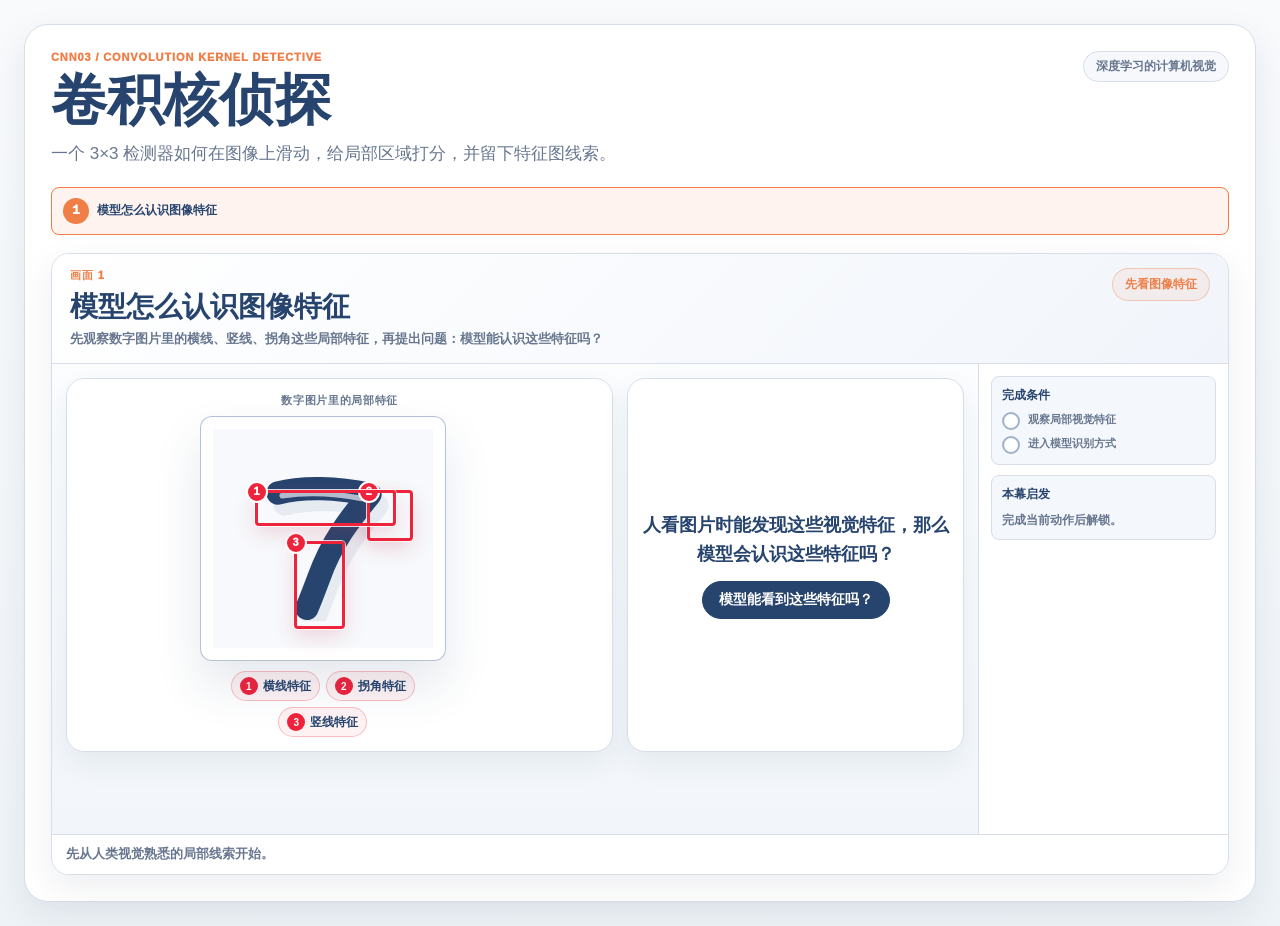
<file: ConvKernel/index.html>
<!doctype html>
<html lang="zh-CN">
<head>
  <meta charset="UTF-8">
  <meta name="viewport" content="width=device-width, initial-scale=1.0">
  <title>CNN03 · 卷积核侦探</title>
  <link rel="stylesheet" href="./base.css">
  <link rel="stylesheet" href="./style.css">
</head>
<body>
  <main class="edu-root cnn03-root" data-tr-id="cnn03_module_root" data-tr-view="module_show" data-tr-props='{"module":"CNN03"}'>
    <section class="edu-shell cnn03-shell">
      <header class="edu-header cnn03-header">
        <div>
          <span class="cnn03-kicker">CNN03 / Convolution Kernel Detective</span>
          <h1 class="edu-title">卷积核侦探</h1>
          <p class="edu-subtitle">一个 3×3 检测器如何在图像上滑动，给局部区域打分，并留下特征图线索。</p>
        </div>
        <span class="edu-badge">深度学习的计算机视觉</span>
      </header>

      <nav class="cnn03-progress" id="progressNav" aria-label="闯关进度" data-tr-id="cnn03_progress_nav" data-tr-view="progress_show" data-tr-props='{"panel":"progress"}'></nav>

      <div class="cnn03-scene-stack" id="sceneStack" aria-live="polite" data-tr-id="cnn03_scene_stack_panel" data-tr-view="panel_show" data-tr-props='{"panel":"scene_stack"}'></div>
    </section>
  </main>

  <script src="./guide.js"></script>
  <script src="./script.js"></script>
</body>
</html>
</file>
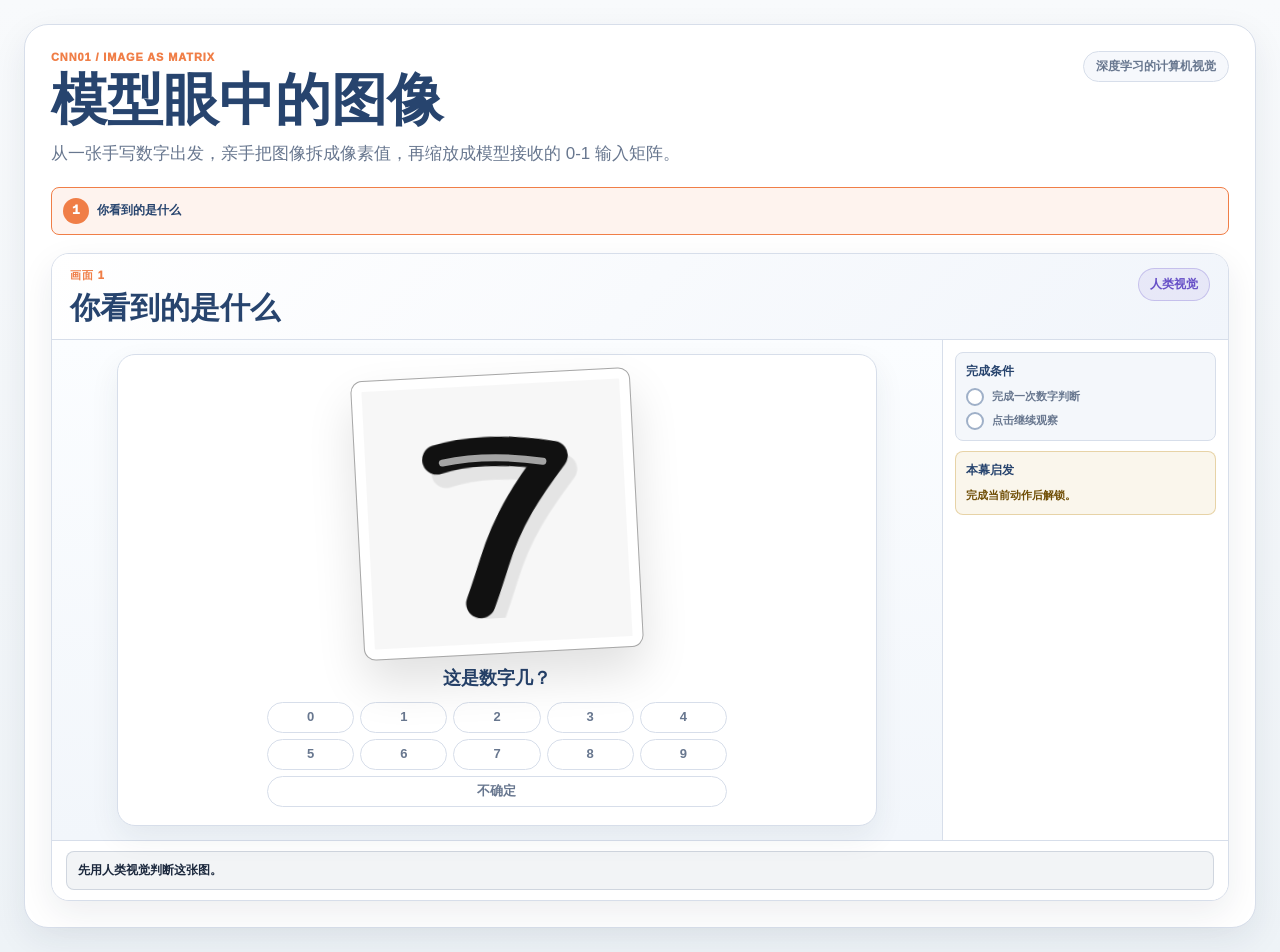
<file: Digital-Image/index.html>
<!doctype html>
<html lang="zh-CN">
<head>
  <meta charset="UTF-8">
  <meta name="viewport" content="width=device-width, initial-scale=1.0">
  <title>CNN01 · 模型眼中的图像</title>
  <link rel="stylesheet" href="./base.css">
  <link rel="stylesheet" href="./style.css">
</head>
<body>
  <main class="edu-root cnn01-root" data-tr-id="cnn01_module_root" data-tr-view="module_show" data-tr-props='{"module":"CNN01"}'>
    <section class="edu-shell cnn01-shell">
      <header class="edu-header cnn01-header">
        <div>
          <span class="cnn01-kicker">CNN01 / Image As Matrix</span>
          <h1 class="edu-title">模型眼中的图像</h1>
          <p class="edu-subtitle">从一张手写数字出发，亲手把图像拆成像素值，再缩放成模型接收的 0-1 输入矩阵。</p>
        </div>
        <span class="edu-badge">深度学习的计算机视觉</span>
      </header>

      <nav class="cnn01-progress" id="progressNav" aria-label="闯关进度" data-tr-id="cnn01_progress_nav" data-tr-view="progress_show" data-tr-props='{"panel":"progress"}'></nav>

      <div class="cnn01-scene-stack" id="sceneStack" aria-live="polite" data-tr-id="cnn01_scene_stack_panel" data-tr-view="panel_show" data-tr-props='{"panel":"scene_stack"}'></div>
    </section>
  </main>

  <script src="./guide.js"></script>
  <script src="./script.js"></script>
</body>
</html>
</file>
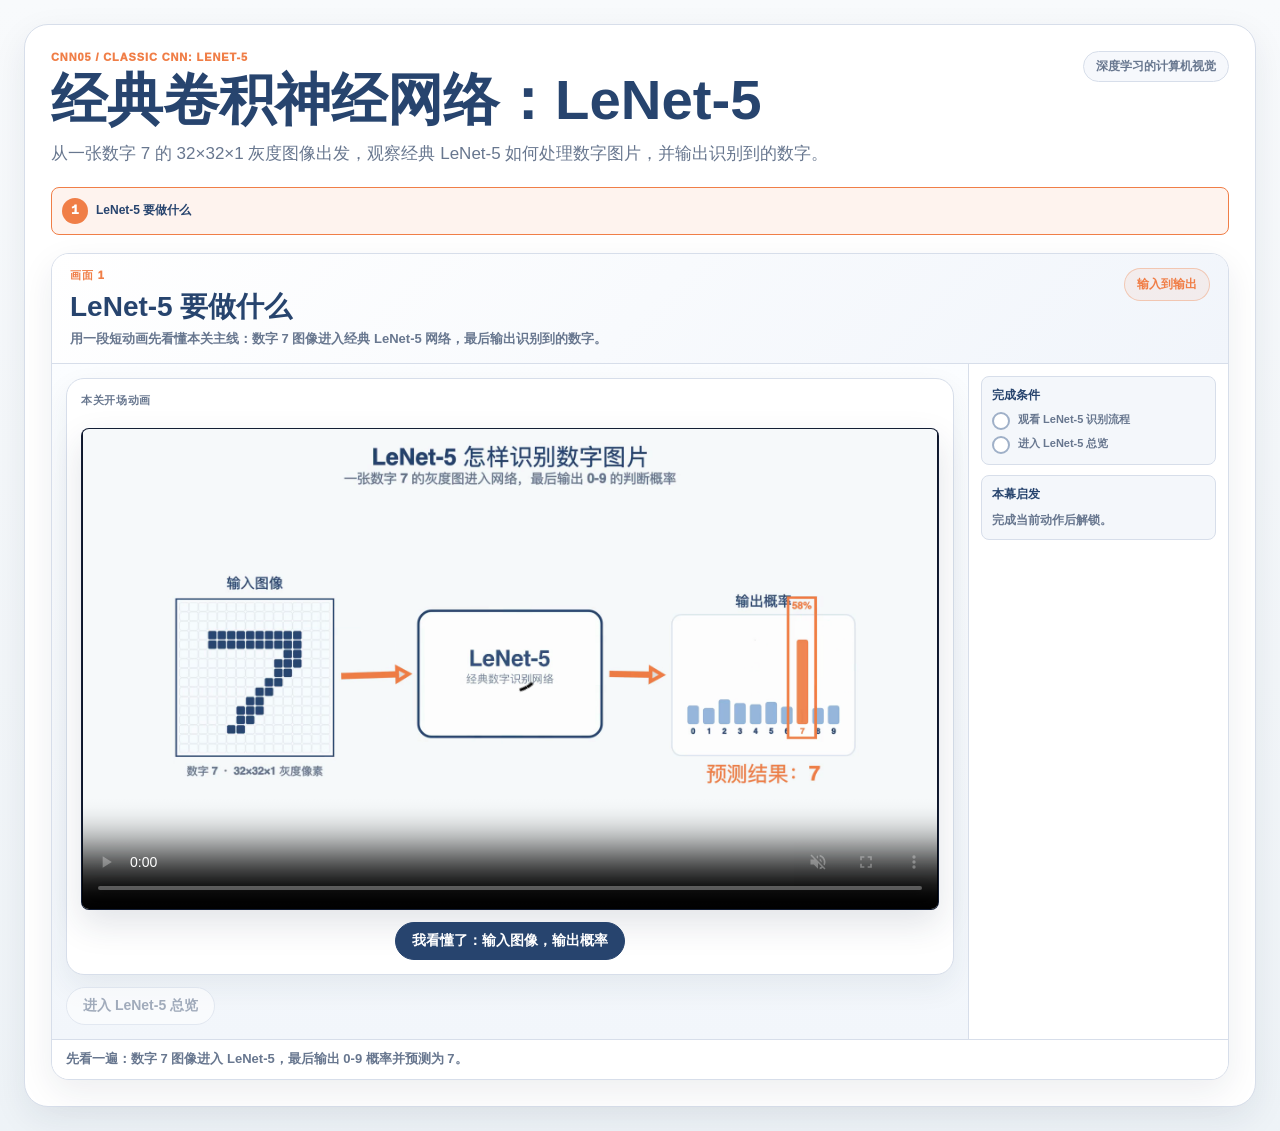
<file: LeNet-5/index.html>
<!doctype html>
<html lang="zh-CN">
<head>
  <meta charset="UTF-8">
  <meta name="viewport" content="width=device-width, initial-scale=1.0">
  <title>CNN05 · 经典卷积神经网络 LeNet-5</title>
  <link rel="stylesheet" href="./base.css">
  <link rel="stylesheet" href="./style.css">
</head>
<body>
  <main class="edu-root cnn05-root" data-tr-id="cnn05_module_root" data-tr-view="module_show" data-tr-props='{"module":"CNN05"}'>
    <section class="edu-shell cnn05-shell">
      <header class="edu-header cnn05-header">
        <div>
          <span class="cnn05-kicker">CNN05 / Classic CNN: LeNet-5</span>
          <h1 class="edu-title">经典卷积神经网络：LeNet-5</h1>
          <p class="edu-subtitle">从一张数字 7 的 32×32×1 灰度图像出发，观察经典 LeNet-5 如何处理数字图片，并输出识别到的数字。</p>
        </div>
        <span class="edu-badge">深度学习的计算机视觉</span>
      </header>

      <nav class="cnn05-progress" id="progressNav" aria-label="闯关进度" data-tr-id="cnn05_progress_nav" data-tr-view="progress_show" data-tr-props='{"panel":"progress"}'></nav>

      <div class="cnn05-scene-stack" id="sceneStack" aria-live="polite" data-tr-id="cnn05_scene_stack_panel" data-tr-view="panel_show" data-tr-props='{"panel":"scene_stack"}'></div>
    </section>
  </main>

  <script src="./guide.js"></script>
  <script src="./script.js"></script>
</body>
</html>
</file>
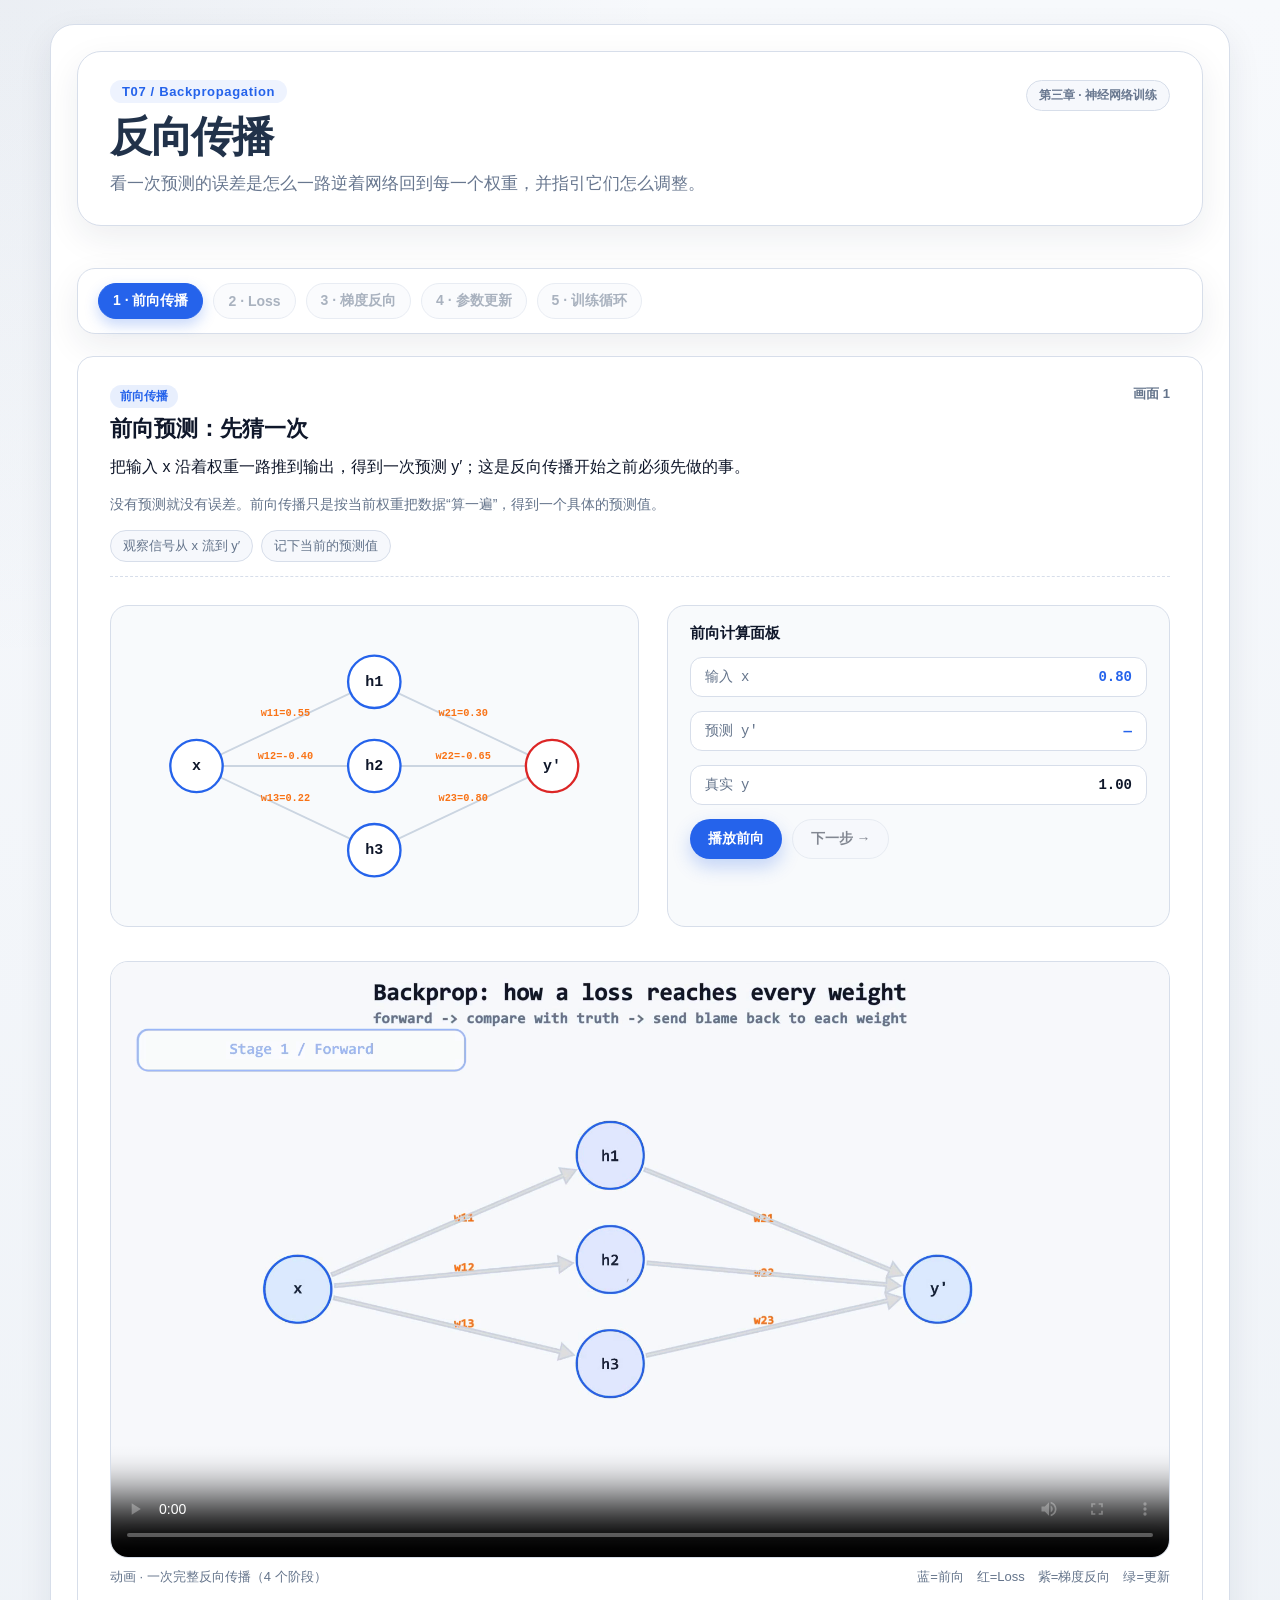
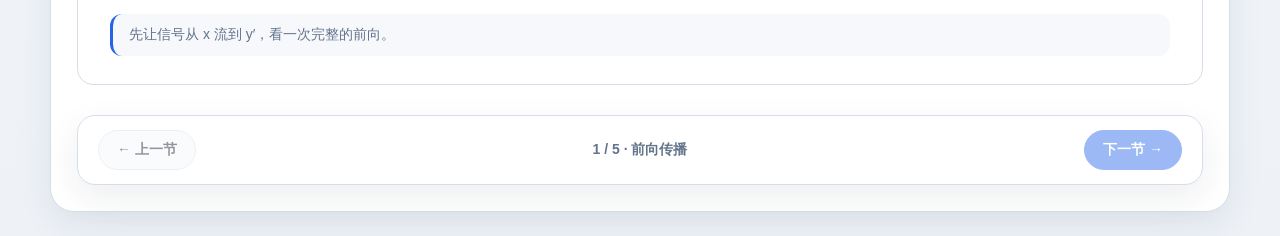
<file: Chapter3-Training/T07-Backpropagation/index.html>
<!doctype html>
<html lang="zh-CN">
<head>
  <meta charset="UTF-8">
  <meta name="viewport" content="width=device-width, initial-scale=1.0">
  <title>T07 · 反向传播</title>
  <link rel="stylesheet" href="./base.css">
  <link rel="stylesheet" href="./style.css">
</head>
<body>
  <main class="edu-root t07-root" data-tr-id="t07_module_root" data-tr-view="module_show" data-tr-props='{"module":"T07"}'>
    <section class="edu-shell t07-shell">
      <header class="edu-header t07-header">
        <div>
          <span class="t07-kicker">T07 / Backpropagation</span>
          <h1 class="edu-title">反向传播</h1>
          <p class="edu-subtitle">看一次预测的误差是怎么一路逆着网络回到每一个权重，并指引它们怎么调整。</p>
        </div>
        <span class="edu-badge">第三章 · 神经网络训练</span>
      </header>

      <nav class="t07-progress" id="progressNav" aria-label="关卡进度" data-tr-id="t07_progress_nav" data-tr-view="progress_show" data-tr-props='{"panel":"progress"}'></nav>

      <div class="t07-scene-stack" id="sceneStack" aria-live="polite" data-tr-id="t07_scene_stack_panel" data-tr-view="panel_show" data-tr-props='{"panel":"scene_stack"}'></div>

      <nav class="t07-pager" id="scenePager" aria-label="pager" data-tr-id="t07_pager" data-tr-view="pager_show"></nav>
    </section>
  </main>

  <script src="./guide.js"></script>
  <script src="./script.js"></script>
</body>
</html>
</file>
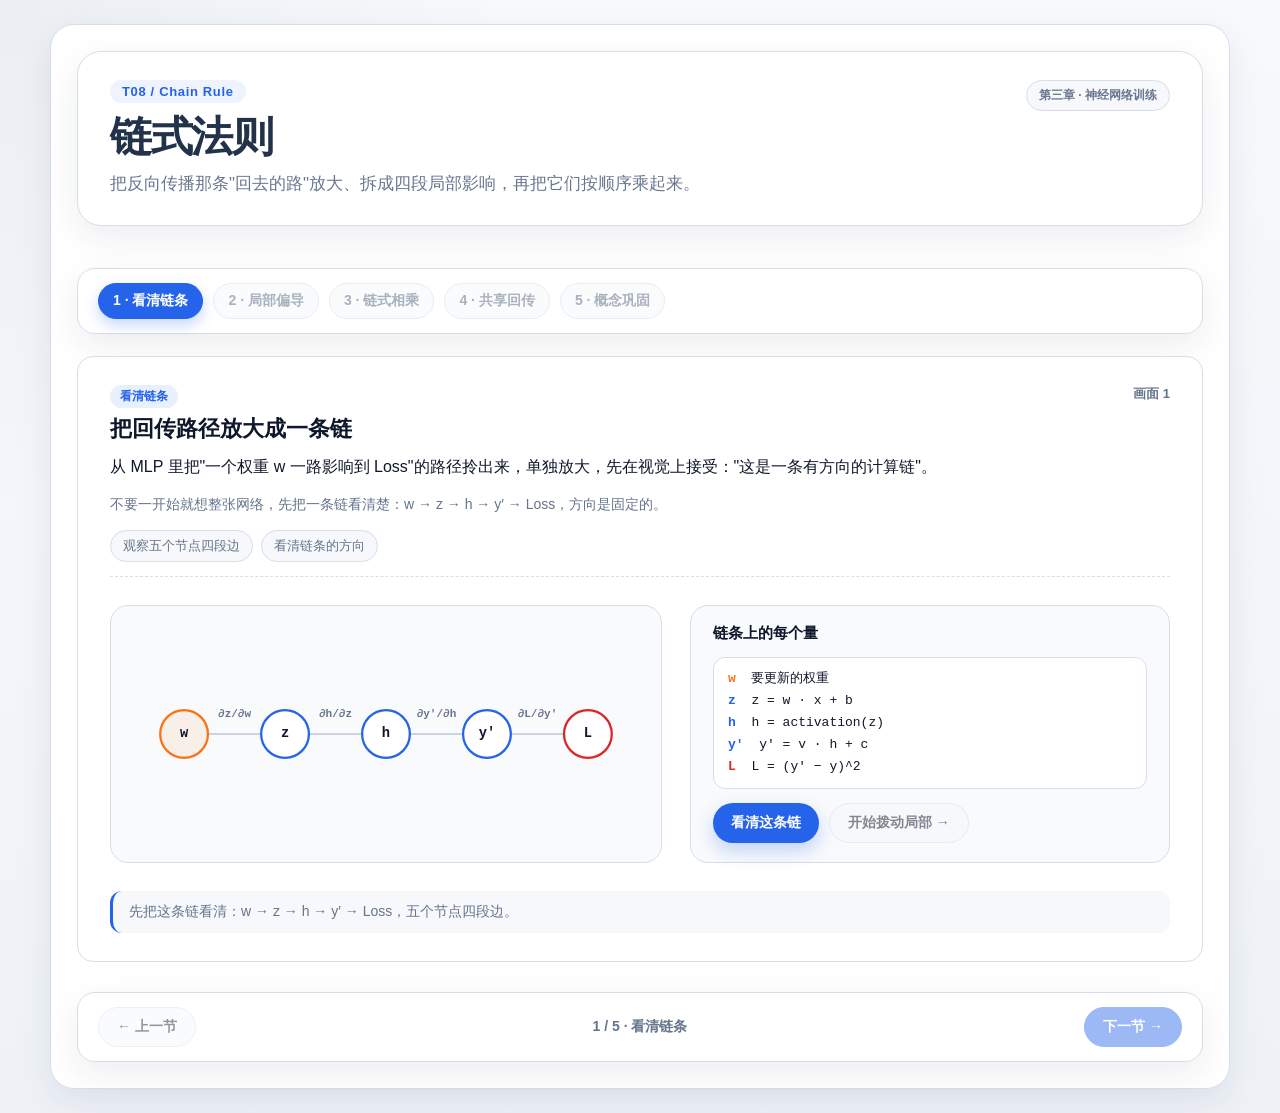
<file: Chapter3-Training/T08-ChainRule/index.html>
<!doctype html>
<html lang="zh-CN">
<head>
  <meta charset="UTF-8">
  <meta name="viewport" content="width=device-width, initial-scale=1.0">
  <title>T08 · 链式法则</title>
  <link rel="stylesheet" href="./base.css">
  <link rel="stylesheet" href="./style.css">
</head>
<body>
  <main class="edu-root t08-root" data-tr-id="t08_module_root" data-tr-view="module_show" data-tr-props='{"module":"T08"}'>
    <section class="edu-shell t08-shell">
      <header class="edu-header t08-header">
        <div>
          <span class="t08-kicker">T08 / Chain Rule</span>
          <h1 class="edu-title">链式法则</h1>
          <p class="edu-subtitle">把反向传播那条"回去的路"放大、拆成四段局部影响，再把它们按顺序乘起来。</p>
        </div>
        <span class="edu-badge">第三章 · 神经网络训练</span>
      </header>

      <nav class="t08-progress" id="progressNav" aria-label="关卡进度" data-tr-id="t08_progress_nav" data-tr-view="progress_show" data-tr-props='{"panel":"progress"}'></nav>

      <div class="t08-scene-stack" id="sceneStack" aria-live="polite" data-tr-id="t08_scene_stack_panel" data-tr-view="panel_show" data-tr-props='{"panel":"scene_stack"}'></div>

      <nav class="t08-pager" id="scenePager" aria-label="pager" data-tr-id="t08_pager" data-tr-view="pager_show"></nav>
    </section>
  </main>

  <script src="./guide.js"></script>
  <script src="./script.js"></script>
</body>
</html>
</file>
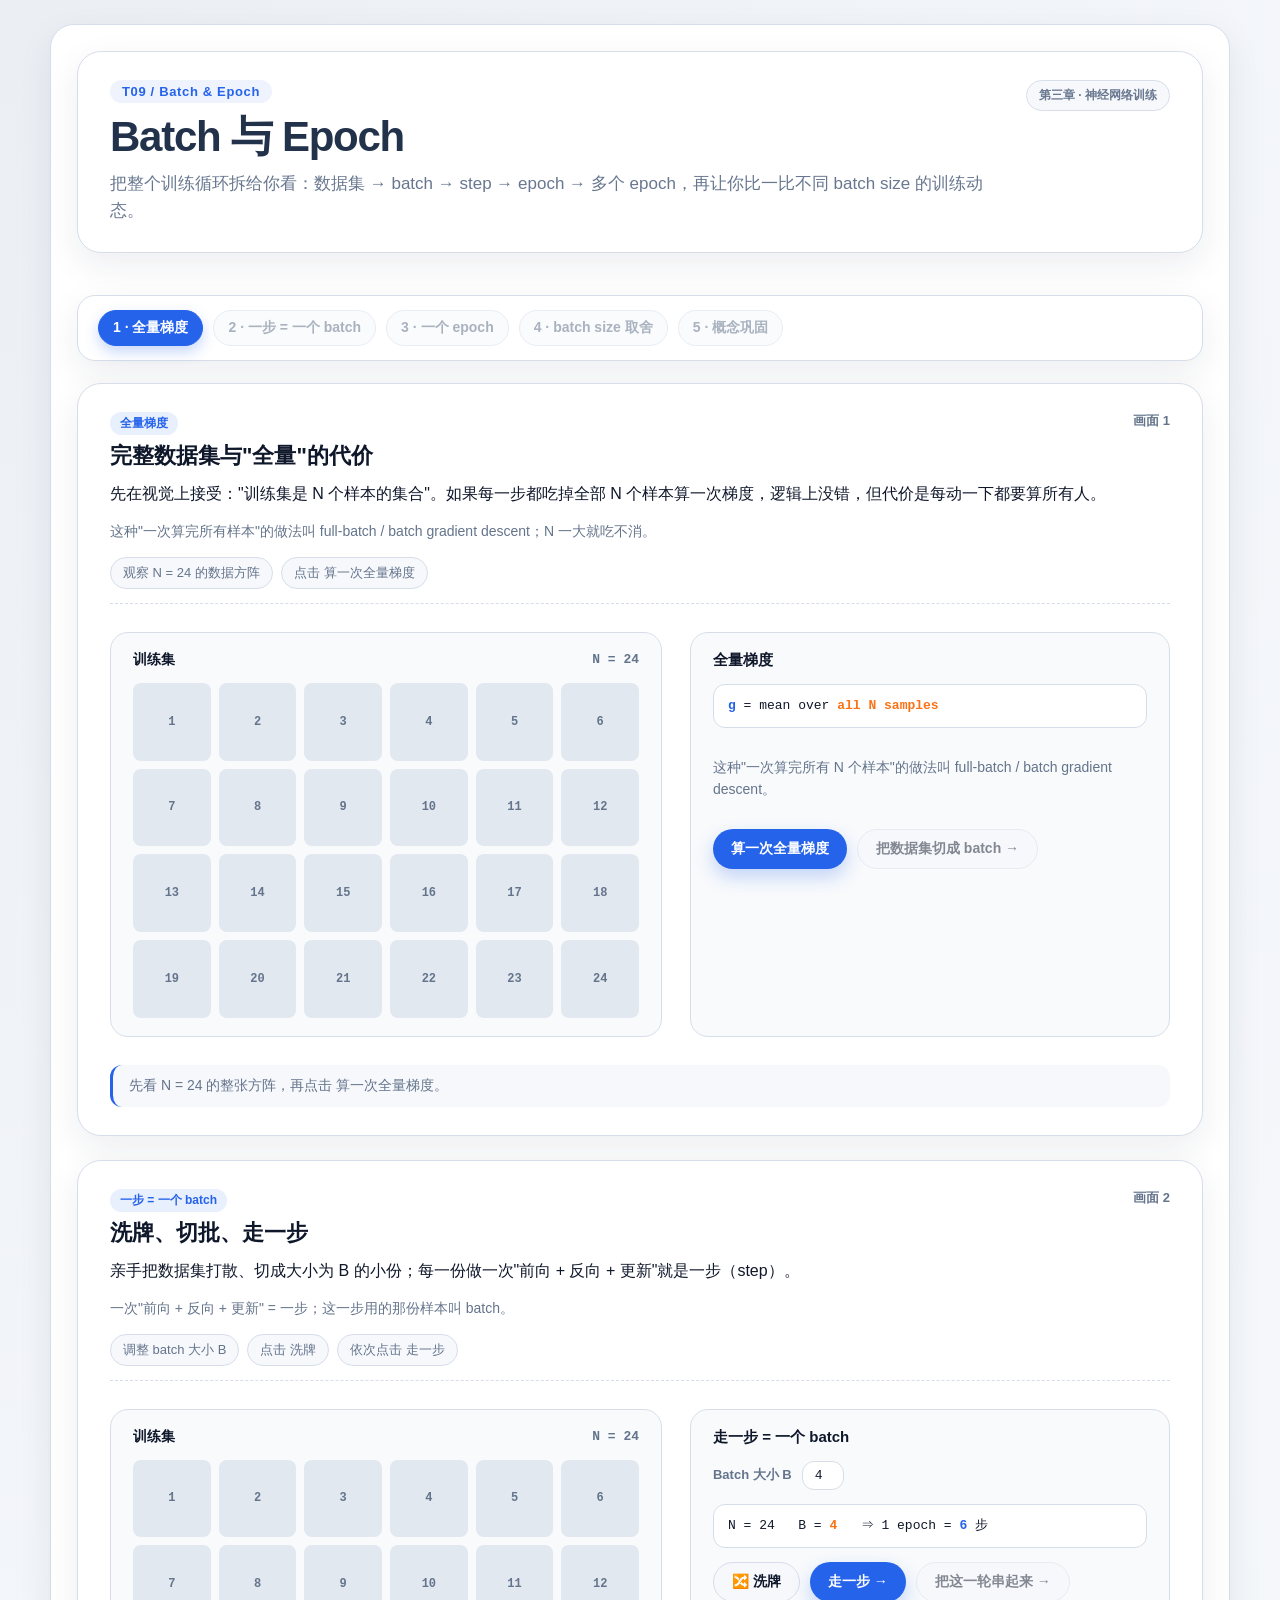
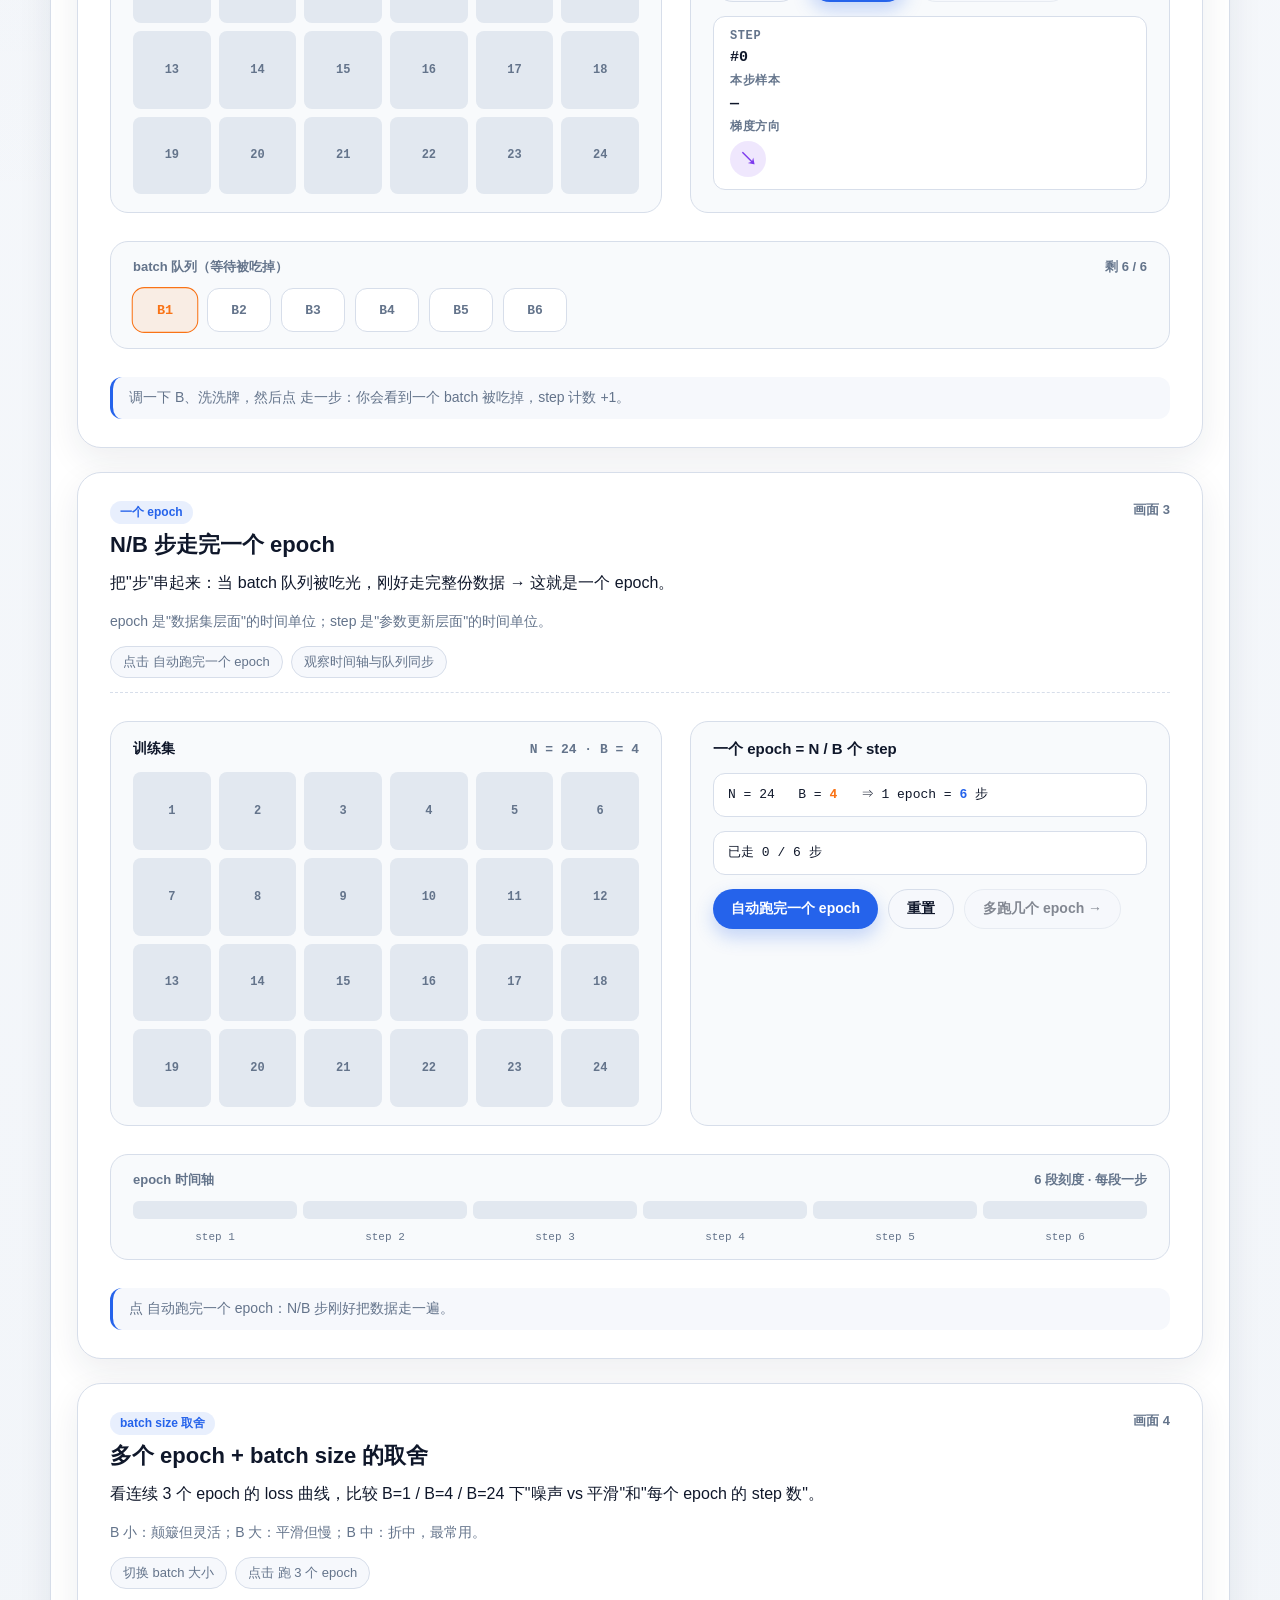
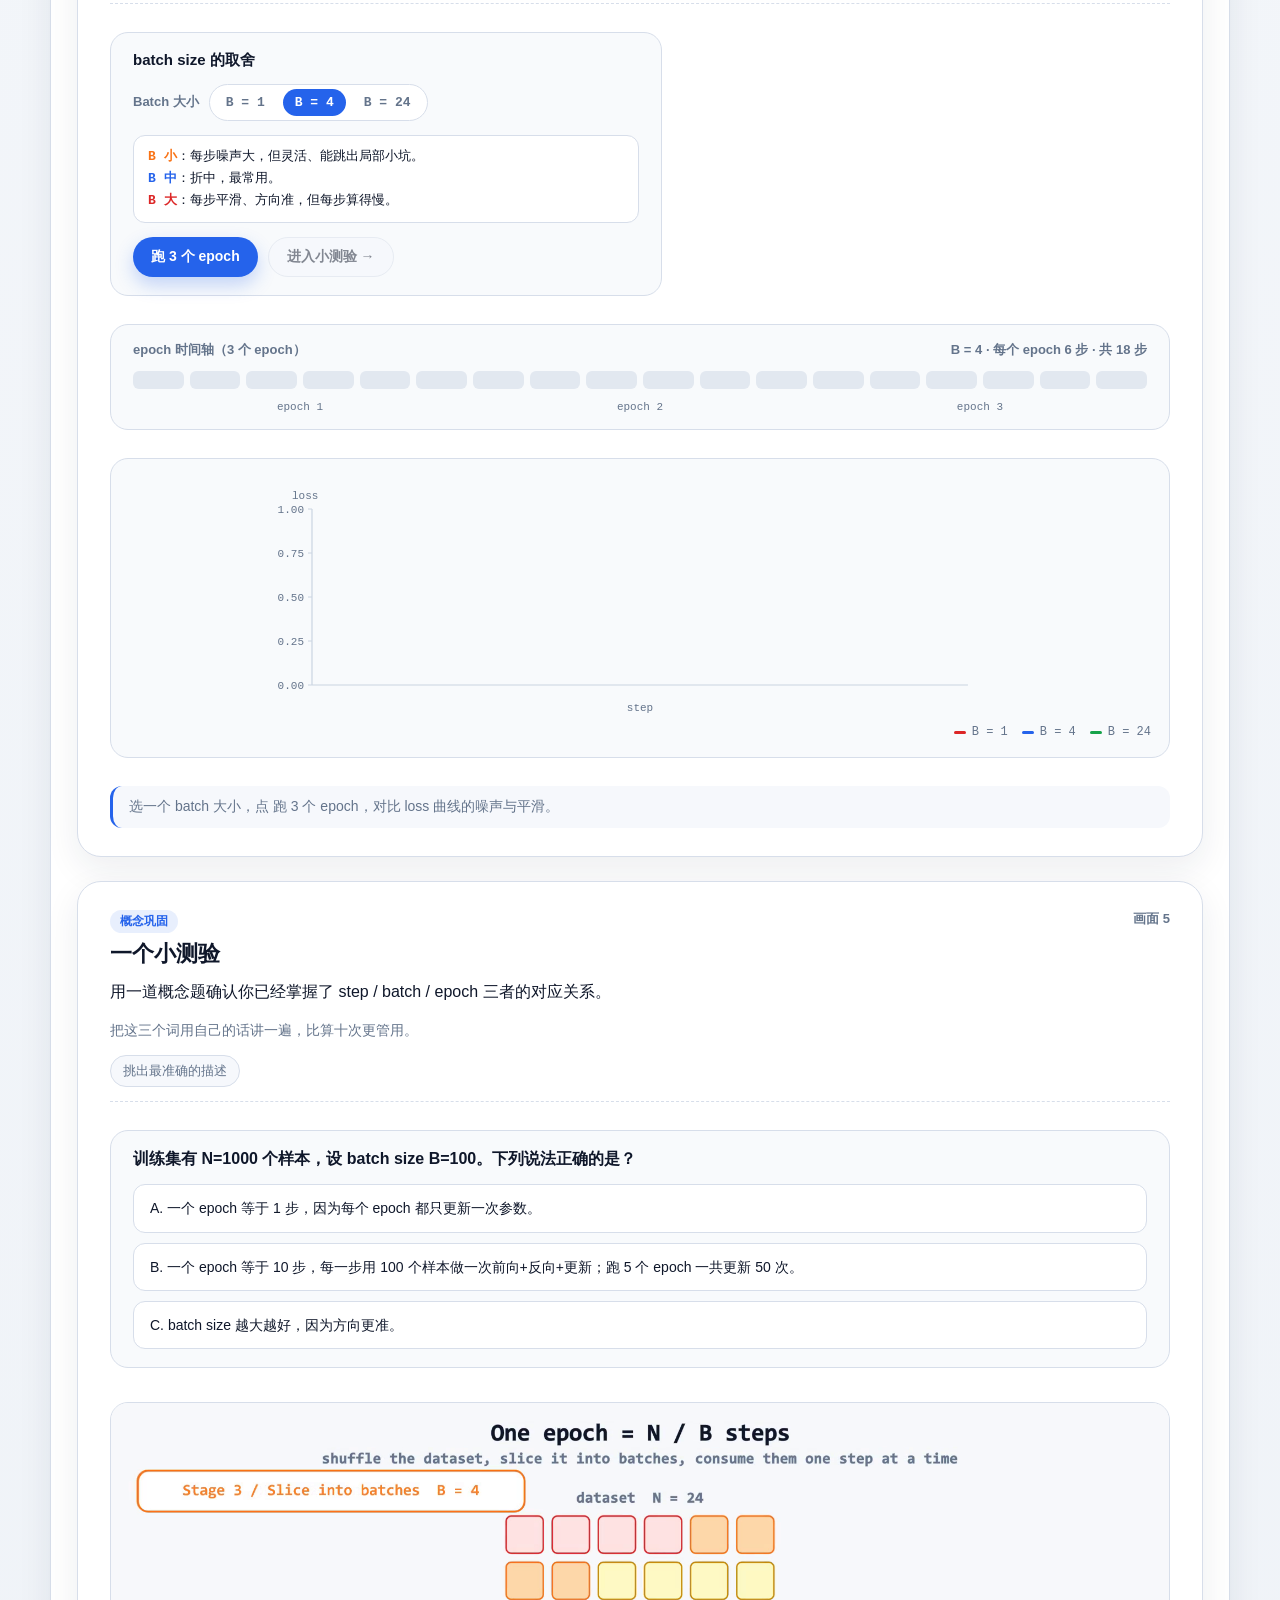
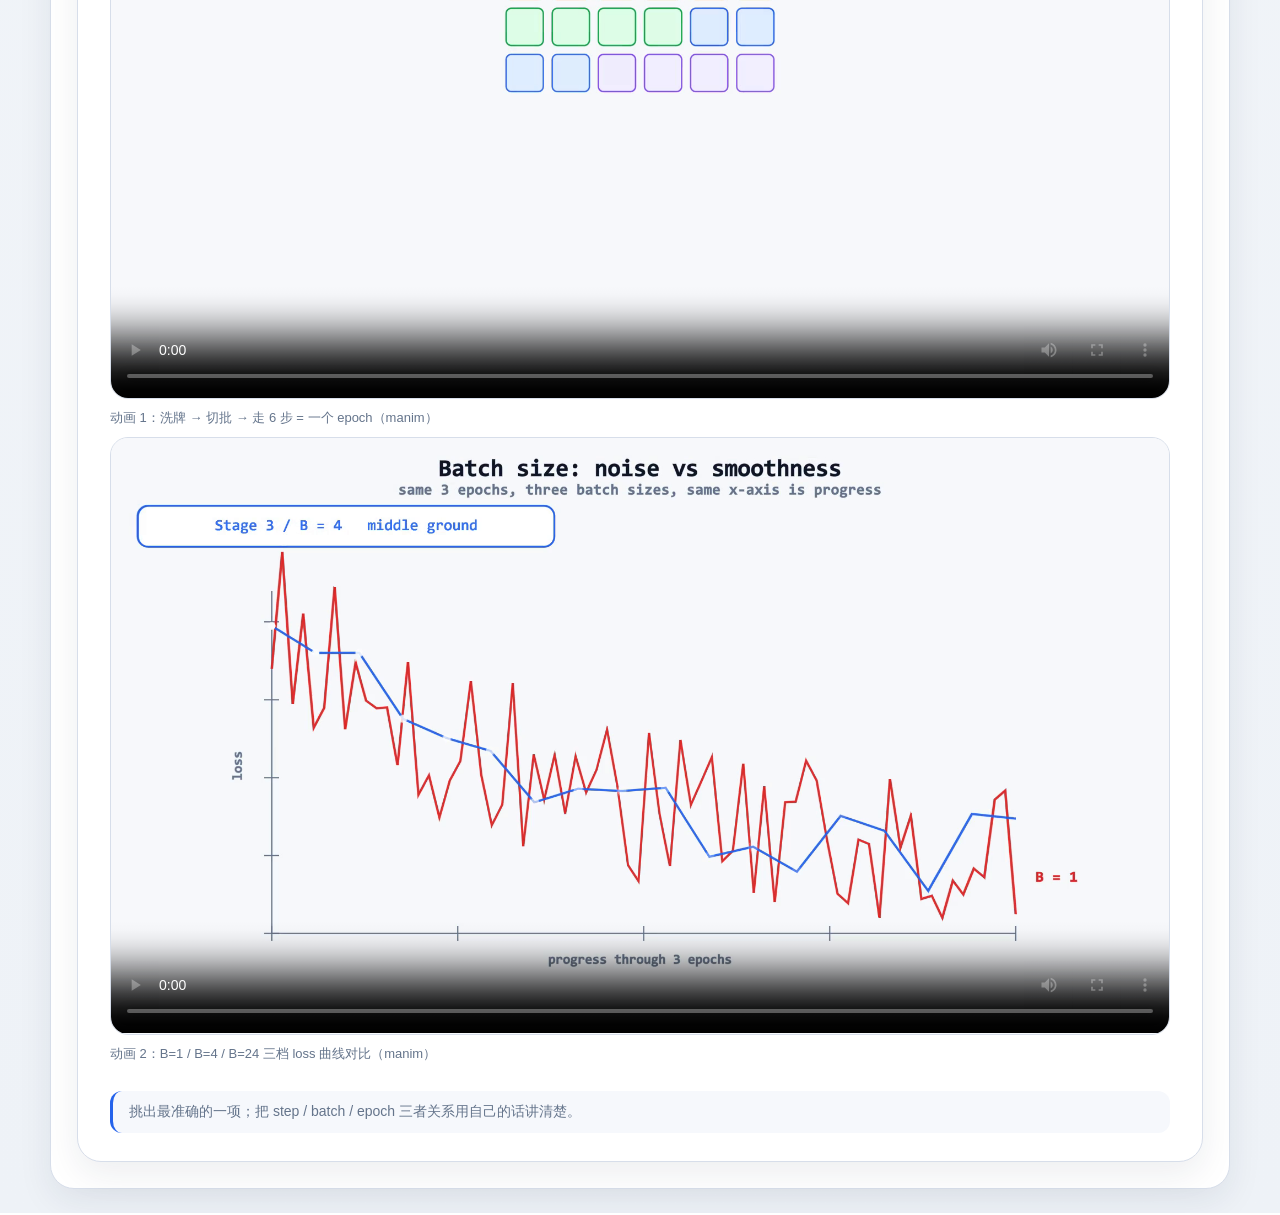
<file: Chapter3-Training/T09-Batch-and-Epoch/index.html>
<!doctype html>
<html lang="zh-CN">
<head>
  <meta charset="UTF-8">
  <meta name="viewport" content="width=device-width, initial-scale=1.0">
  <title>T09 · Batch 与 Epoch</title>
  <link rel="stylesheet" href="./base.css">
  <link rel="stylesheet" href="./style.css">
</head>
<body>
  <main class="edu-root t09-root" data-tr-id="t09_module_root" data-tr-view="module_show" data-tr-props='{"module":"T09"}'>
    <section class="edu-shell t09-shell">
      <header class="edu-header t09-header">
        <div>
          <span class="t09-kicker">T09 / Batch &amp; Epoch</span>
          <h1 class="edu-title">Batch 与 Epoch</h1>
          <p class="edu-subtitle">把整个训练循环拆给你看：数据集 → batch → step → epoch → 多个 epoch，再让你比一比不同 batch size 的训练动态。</p>
        </div>
        <span class="edu-badge">第三章 · 神经网络训练</span>
      </header>

      <nav class="t09-progress" id="progressNav" aria-label="环节进度" data-tr-id="t09_progress_nav" data-tr-view="progress_show" data-tr-props='{"panel":"progress"}'></nav>

      <div class="t09-scene-stack" id="sceneStack" aria-live="polite" data-tr-id="t09_scene_stack_panel" data-tr-view="panel_show" data-tr-props='{"panel":"scene_stack"}'></div>
    </section>
  </main>

  <script src="./guide.js"></script>
  <script src="./script.js"></script>
</body>
</html>
</file>
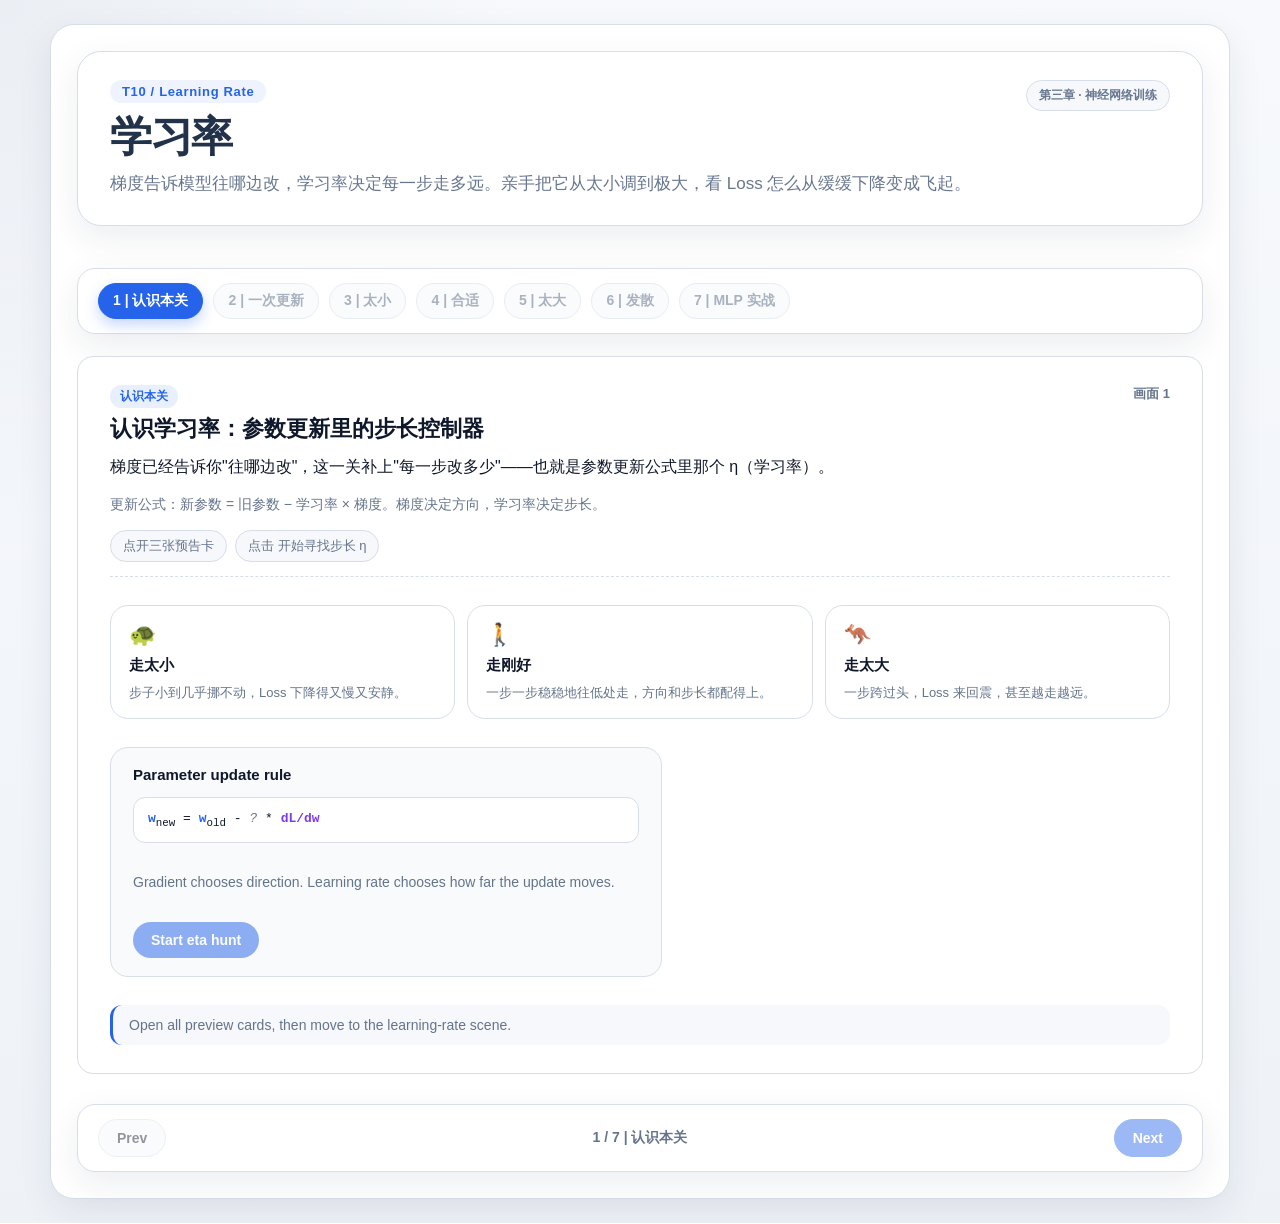
<file: Chapter3-Training/T10-LearningRate/index.html>
<!doctype html>
<html lang="zh-CN">
<head>
  <meta charset="UTF-8">
  <meta name="viewport" content="width=device-width, initial-scale=1.0">
  <title>T10 · 学习率</title>
  <link rel="stylesheet" href="./base.css">
  <link rel="stylesheet" href="./style.css">
</head>
<body>
  <main class="edu-root t10-root" data-tr-id="t10_module_root" data-tr-view="module_show" data-tr-props='{"module":"T10"}'>
    <section class="edu-shell t10-shell">
      <header class="edu-header t10-header">
        <div>
          <span class="t10-kicker">T10 / Learning Rate</span>
          <h1 class="edu-title">学习率</h1>
          <p class="edu-subtitle">梯度告诉模型往哪边改，学习率决定每一步走多远。亲手把它从太小调到极大，看 Loss 怎么从缓缓下降变成飞起。</p>
        </div>
        <span class="edu-badge">第三章 · 神经网络训练</span>
      </header>

      <nav class="t10-progress" id="progressNav" aria-label="环节进度" data-tr-id="t10_progress_nav" data-tr-view="progress_show" data-tr-props='{"panel":"progress"}'></nav>

      <div class="t10-scene-stack" id="sceneStack" aria-live="polite" data-tr-id="t10_scene_stack_panel" data-tr-view="panel_show" data-tr-props='{"panel":"scene_stack"}'></div>

      <nav class="t10-pager" id="scenePager" aria-label="pager" data-tr-id="t10_pager" data-tr-view="pager_show"></nav>
    </section>
  </main>

  <script src="./guide.js"></script>
  <script src="./script.js"></script>
</body>
</html>
</file>
<file: ConvKernel/base.css>
/*
  统一教学模块 Base 样式
  参考来源: activation-browser
  适用范围: 页面外壳、卡片、控件、表格、图表区、徽标、提示信息
*/

/* 全局设计令牌（颜色、圆角、阴影、字体） */
:root {
  --ui-bg-page: #eef2f7;
  --ui-bg-page-top: #f7f9fc;
  --ui-bg-card: #ffffff;
  --ui-bg-soft: #eef3fb;
  --ui-bg-muted: #f6f8fc;

  --ui-text-main: #21324a;
  --ui-text-muted: #68778f;
  --ui-text-light: #8b97ab;

  --ui-border: #d7deea;
  --ui-border-strong: #9fb0c8;

  --ui-accent: #27446e;
  --ui-accent-alt: #f07e47;
  --ui-success: #228d5c;
  --ui-warning: #c07100;
  --ui-danger: #c43f52;

  --ui-shadow-soft: 0 12px 34px rgba(25, 42, 70, 0.08);
  --ui-shadow-hover: 0 16px 40px rgba(25, 42, 70, 0.12);

  --ui-radius-xl: 24px;
  --ui-radius-lg: 18px;
  --ui-radius-md: 12px;
  --ui-radius-sm: 8px;
  --ui-radius-pill: 999px;

  --ui-font-sans: "Segoe UI", "PingFang SC", "Hiragino Sans GB", Arial, sans-serif;
  --ui-font-mono: "Cascadia Code", "SFMono-Regular", Consolas, monospace;
}

/* 统一盒模型，避免不同浏览器计算差异 */
* {
  box-sizing: border-box;
}

/* 清理页面默认边距 */
html,
body {
  margin: 0;
  padding: 0;
}

/* 页面根容器：负责背景、基础字号与主字体 */
.edu-root {
  min-height: 100vh;
  padding: 24px;
  background:
    radial-gradient(circle at top left, rgba(39, 68, 110, 0.06), transparent 30%),
    linear-gradient(180deg, var(--ui-bg-page-top) 0%, var(--ui-bg-page) 100%);
  color: var(--ui-text-main);
  font-family: var(--ui-font-sans);
}

/* 内容外壳：统一最大宽度、边框、圆角和阴影 */
.edu-shell {
  max-width: 1200px;
  margin: 0 auto;
  padding: 26px;
  border: 1px solid var(--ui-border);
  border-radius: var(--ui-radius-xl);
  background: var(--ui-bg-card);
  box-shadow: var(--ui-shadow-soft);
}

/* 顶部标题区：标题 + 右上角徽标 */
.edu-header {
  display: flex;
  align-items: flex-start;
  justify-content: space-between;
  gap: 16px;
  margin-bottom: 20px;
}

/* 主标题 */
.edu-title {
  margin: 0;
  font-size: 42px;
  line-height: 1.06;
  letter-spacing: -0.03em;
}

/* 副标题 */
.edu-subtitle {
  margin: 10px 0 0;
  color: var(--ui-text-muted);
  font-size: 17px;
  line-height: 1.6;
}

/* 右上角胶囊徽标（例如“第X课 / 交互实验”） */
.edu-badge {
  flex-shrink: 0;
  display: inline-flex;
  align-items: center;
  padding: 6px 12px;
  border: 1px solid var(--ui-border);
  border-radius: var(--ui-radius-pill);
  background: var(--ui-bg-muted);
  color: var(--ui-text-muted);
  font-size: 12px;
  font-weight: 700;
}

/* 主布局：左侧控制区 + 右侧内容区 */
.edu-grid {
  display: grid;
  grid-template-columns: 320px minmax(0, 1fr);
  gap: 16px;
}

/* 面板与卡片共享基础边框样式 */
.edu-panel,
.edu-card {
  border: 1px solid var(--ui-border);
  border-radius: var(--ui-radius-lg);
  background: var(--ui-bg-card);
}

/* 左侧控制面板 */
.edu-panel {
  padding: 16px;
}

/* 右侧内容卡片 */
.edu-card {
  padding: 18px;
}

/* 相邻卡片之间的纵向间距 */
.edu-card + .edu-card {
  margin-top: 14px;
}

/* 区块标题（小号大写风格） */
.edu-section-title {
  margin: 0 0 10px;
  color: var(--ui-text-muted);
  font-size: 12px;
  font-weight: 800;
  letter-spacing: 0.09em;
  text-transform: uppercase;
}

/* 表单标签 */
.edu-label {
  display: block;
  margin: 0 0 6px;
  font-size: 13px;
  color: var(--ui-text-muted);
}

/* 输入控件基础样式：输入框/下拉/多行文本 */
.edu-input,
.edu-select,
.edu-textarea {
  width: 100%;
  border: 1px solid var(--ui-border);
  border-radius: var(--ui-radius-md);
  background: #ffffff;
  color: var(--ui-text-main);
  font: inherit;
  transition: border-color 140ms ease, box-shadow 140ms ease;
}

/* 单行输入控件统一高度 */
.edu-input,
.edu-select {
  height: 40px;
  padding: 0 12px;
}

/* 多行输入框 */
.edu-textarea {
  min-height: 120px;
  padding: 10px 12px;
  resize: vertical;
  line-height: 1.6;
}

/* 控件聚焦态：高亮边框与外发光 */
.edu-input:focus,
.edu-select:focus,
.edu-textarea:focus {
  outline: none;
  border-color: var(--ui-accent);
  box-shadow: 0 0 0 3px rgba(39, 68, 110, 0.14);
}

/* 范围滑条统一主色 */
.edu-range {
  width: 100%;
  accent-color: var(--ui-accent);
}

/* 常用行布局：左右对齐 */
.edu-row {
  display: flex;
  align-items: center;
  justify-content: space-between;
  gap: 10px;
}

/* 按钮组容器 */
.edu-actions {
  display: flex;
  flex-wrap: wrap;
  gap: 10px;
}

/* 按钮基础样式 */
.edu-btn {
  border: 1px solid var(--ui-border);
  background: #ffffff;
  color: var(--ui-text-muted);
  border-radius: var(--ui-radius-pill);
  padding: 9px 16px;
  font-size: 14px;
  font-weight: 700;
  cursor: pointer;
  transition: all 140ms ease;
}

/* 按钮悬停反馈 */
.edu-btn:hover {
  transform: translateY(-1px);
  border-color: var(--ui-accent);
  color: var(--ui-accent);
}

/* 激活态与主按钮 */
.edu-btn.is-active,
.edu-btn--primary {
  border-color: var(--ui-accent);
  background: var(--ui-accent);
  color: #ffffff;
}

/* 警告按钮 */
.edu-btn--warn {
  border-color: rgba(192, 113, 0, 0.45);
  background: rgba(192, 113, 0, 0.08);
  color: var(--ui-warning);
}

/* 危险按钮 */
.edu-btn--danger {
  border-color: rgba(196, 63, 82, 0.45);
  background: rgba(196, 63, 82, 0.08);
  color: var(--ui-danger);
}

/* KPI 指标卡网格 */
.edu-kpi-grid {
  display: grid;
  grid-template-columns: repeat(3, minmax(0, 1fr));
  gap: 12px;
}

/* 单个 KPI 卡片 */
.edu-kpi {
  padding: 12px;
  border: 1px solid var(--ui-border);
  border-radius: var(--ui-radius-md);
  background: var(--ui-bg-soft);
}

/* KPI 标签文本 */
.edu-kpi-label {
  margin: 0;
  color: var(--ui-text-muted);
  font-size: 12px;
  text-transform: uppercase;
  letter-spacing: 0.05em;
}

/* KPI 数值文本 */
.edu-kpi-value {
  margin: 4px 0 0;
  color: var(--ui-accent);
  font-family: var(--ui-font-mono);
  font-size: 26px;
  font-weight: 800;
  line-height: 1.1;
}

/* 图表容器（适配 svg/canvas） */
.edu-chart {
  border: 1px solid var(--ui-border);
  border-radius: var(--ui-radius-lg);
  background: linear-gradient(180deg, rgba(250, 252, 255, 0.98), #ffffff);
  padding: 10px;
}

/* 图表元素自适应宽度 */
.edu-chart svg,
.edu-chart canvas {
  width: 100%;
  height: auto;
  display: block;
}

/* 图例容器 */
.edu-legend {
  margin-top: 10px;
  display: flex;
  flex-wrap: wrap;
  gap: 16px;
  color: var(--ui-text-muted);
  font-size: 14px;
}

/* 图例项 */
.edu-legend-item {
  display: inline-flex;
  align-items: center;
  gap: 8px;
}

/* 图例色点 */
.edu-dot {
  width: 12px;
  height: 12px;
  border-radius: 999px;
}

/* 主曲线颜色 */
.edu-dot--main {
  background: var(--ui-accent);
}

/* 对比曲线颜色 */
.edu-dot--alt {
  background: var(--ui-accent-alt);
}

/* 表格外层：横向滚动与边框 */
.edu-table-wrap {
  overflow-x: auto;
  border: 1px solid var(--ui-border);
  border-radius: var(--ui-radius-md);
}

/* 统一表格样式 */
.edu-table {
  width: 100%;
  border-collapse: collapse;
  min-width: 560px;
}

/* 单元格样式 */
.edu-table th,
.edu-table td {
  padding: 10px 12px;
  border-bottom: 1px solid var(--ui-border);
  text-align: left;
  font-size: 14px;
}

/* 表头样式 */
.edu-table th {
  background: var(--ui-bg-muted);
  color: var(--ui-text-muted);
  font-weight: 700;
}

/* 行悬停高亮 */
.edu-table tbody tr:hover {
  background: rgba(39, 68, 110, 0.05);
}

/* 提示说明块 */
.edu-note {
  margin-top: 12px;
  padding: 12px 14px;
  border: 1px solid rgba(39, 68, 110, 0.18);
  border-radius: var(--ui-radius-md);
  background: rgba(39, 68, 110, 0.07);
  color: var(--ui-text-main);
  font-size: 14px;
  line-height: 1.6;
}

/* 提示块中的强调文本 */
.edu-note strong {
  color: var(--ui-accent);
}

/* 空状态占位（无数据时使用） */
.edu-empty {
  border: 1px dashed var(--ui-border-strong);
  border-radius: var(--ui-radius-md);
  padding: 20px;
  text-align: center;
  color: var(--ui-text-light);
}

/* 页脚说明文字 */
.edu-footer {
  margin-top: 16px;
  color: var(--ui-text-light);
  font-size: 12px;
}

/* 中等屏幕：左右布局改为上下布局 */
@media (max-width: 980px) {
  .edu-grid {
    grid-template-columns: 1fr;
  }

  .edu-title {
    font-size: 32px;
  }
}

/* 小屏幕：收紧内边距并降低密度 */
@media (max-width: 760px) {
  .edu-root {
    padding: 14px;
  }

  .edu-shell {
    padding: 16px;
    border-radius: var(--ui-radius-lg);
  }

  .edu-header {
    flex-direction: column;
    align-items: flex-start;
  }

  .edu-kpi-grid {
    grid-template-columns: 1fr;
  }
}
</file>
<file: ConvKernel/style.css>
.cnn03-root {
  --cnn03-blue: #27446e;
  --cnn03-orange: #f07e47;
  --cnn03-green: #228d5c;
  --cnn03-gold: #c28b16;
  --cnn03-red: #c43f52;
  --cnn03-purple: #6750c7;
  --cnn03-ink: #1b283d;
  --cnn03-soft: #f4f7fb;
  background: linear-gradient(180deg, #f8fafc 0%, #eef3f7 100%);
}

.cnn03-root .edu-shell {
  max-width: 1440px;
}

.cnn03-header {
  align-items: flex-start;
}

.cnn03-header .edu-title {
  color: var(--cnn03-blue);
  font-size: clamp(32px, 4.4vw, 58px);
  letter-spacing: 0;
}

.cnn03-kicker {
  display: block;
  margin-bottom: 7px;
  color: var(--cnn03-orange);
  font-size: 11px;
  font-weight: 950;
  letter-spacing: 0.08em;
  text-transform: uppercase;
}

.cnn03-progress {
  display: grid;
  grid-template-columns: repeat(auto-fit, minmax(170px, 1fr));
  gap: 8px;
  margin: 18px 0;
}

.cnn03-progress button {
  display: grid;
  grid-template-columns: auto minmax(0, 1fr);
  gap: 8px;
  align-items: center;
  min-height: 48px;
  border: 1px solid var(--ui-border);
  border-radius: var(--ui-radius-sm);
  background: #fff;
  color: var(--ui-text-muted);
  cursor: pointer;
  padding: 9px 11px;
  text-align: left;
  transition: transform 160ms ease, border-color 160ms ease, background 160ms ease;
}

.cnn03-progress button:hover {
  border-color: var(--cnn03-orange);
  transform: translateY(-1px);
}

.cnn03-progress strong {
  display: grid;
  width: 26px;
  height: 26px;
  place-items: center;
  border-radius: 50%;
  background: var(--cnn03-soft);
  color: var(--cnn03-blue);
  font: 950 13px var(--ui-font-mono);
}

.cnn03-progress span {
  min-width: 0;
  overflow: hidden;
  font-size: 12px;
  font-weight: 900;
  text-overflow: ellipsis;
  white-space: nowrap;
}

.cnn03-progress button.is-active {
  border-color: var(--cnn03-orange);
  background: rgba(240, 126, 71, 0.09);
  color: var(--cnn03-blue);
}

.cnn03-progress button.is-active strong {
  background: var(--cnn03-orange);
  color: #fff;
}

.cnn03-progress button.is-complete {
  border-color: rgba(34, 141, 92, 0.26);
  background: rgba(34, 141, 92, 0.07);
}

.cnn03-progress button.is-complete strong {
  background: var(--cnn03-green);
  color: #fff;
}

.cnn03-progress button.is-ready {
  border-color: rgba(240, 126, 71, 0.52);
  box-shadow: 0 10px 26px rgba(240, 126, 71, 0.12);
}

.cnn03-scene-stack {
  display: grid;
  gap: 16px;
}

.cnn03-stage {
  position: relative;
  border: 1px solid var(--ui-border);
  border-radius: var(--ui-radius-lg);
  background: #fff;
  box-shadow: var(--ui-shadow-soft);
  overflow: hidden;
}

.cnn03-scene-section {
  scroll-margin-top: 18px;
}

.cnn03-scene-section.is-entering {
  animation: cnn03-scene-rise 420ms ease both;
}

.cnn03-scene-section.is-continuing .cnn03-transition-card {
  animation: cnn03-continue-out 220ms ease both;
}

.cnn03-stage-head {
  display: flex;
  justify-content: space-between;
  gap: 14px;
  border-bottom: 1px solid var(--ui-border);
  background: linear-gradient(135deg, #ffffff 0%, #f1f5fb 100%);
  padding: 14px 18px;
}

.cnn03-stage-head h2 {
  margin: 0;
  color: var(--cnn03-blue);
  font-size: clamp(20px, 2.2vw, 28px);
  line-height: 1.18;
}

.cnn03-stage-head p {
  margin: 7px 0 0;
  color: var(--ui-text-muted);
  font-size: 13px;
  font-weight: 760;
  line-height: 1.45;
}

.cnn03-range-pill {
  align-self: start;
  flex-shrink: 0;
  border: 1px solid rgba(240, 126, 71, 0.35);
  border-radius: var(--ui-radius-pill);
  background: rgba(240, 126, 71, 0.08);
  color: var(--cnn03-orange);
  padding: 7px 12px;
  font-size: 12px;
  font-weight: 950;
}

.cnn03-layout {
  display: grid;
  grid-template-columns: minmax(0, 1fr) 250px;
  min-height: 470px;
}

.cnn03-workbench {
  min-width: 0;
  padding: 14px;
  background: linear-gradient(180deg, #fbfdff 0%, #f2f6fb 100%);
}

.cnn03-side-panel {
  display: grid;
  align-content: start;
  gap: 10px;
  border-left: 1px solid var(--ui-border);
  background: #fff;
  padding: 12px;
}

.cnn03-side-section {
  border: 1px solid var(--ui-border);
  border-radius: var(--ui-radius-sm);
  background: var(--cnn03-soft);
  padding: 10px;
}

.cnn03-side-section h3 {
  margin: 0 0 8px;
  color: var(--cnn03-blue);
  font-size: 12px;
  font-weight: 950;
}

.cnn03-side-section p {
  margin: 0;
  color: var(--ui-text-muted);
  font-size: 12px;
  font-weight: 780;
  line-height: 1.5;
}

.cnn03-task-list {
  display: grid;
  gap: 6px;
}

.cnn03-task {
  display: grid;
  grid-template-columns: 18px minmax(0, 1fr);
  gap: 8px;
  align-items: start;
  color: var(--ui-text-muted);
  font-size: 11px;
  font-weight: 850;
  line-height: 1.35;
}

.cnn03-task i {
  display: block;
  width: 18px;
  height: 18px;
  border: 2px solid var(--ui-border-strong);
  border-radius: 50%;
  background: #fff;
}

.cnn03-task.is-done {
  color: var(--cnn03-green);
}

.cnn03-task.is-done i {
  border-color: var(--cnn03-green);
  background: radial-gradient(circle, var(--cnn03-green) 34%, #fff 38%);
}

.cnn03-bottom-bar {
  border-top: 1px solid var(--ui-border);
  background: #fff;
  padding: 10px 14px;
}

.cnn03-feedback {
  margin: 0;
  color: var(--ui-text-muted);
  font-size: 13px;
  font-weight: 850;
  line-height: 1.45;
}

.cnn03-feedback.is-good {
  color: var(--cnn03-green);
}

.cnn03-feedback.is-bad {
  color: var(--cnn03-red);
}

.cnn03-transition-slot {
  display: none;
  border-top: 1px solid rgba(240, 126, 71, 0.18);
  background: linear-gradient(90deg, rgba(240, 126, 71, 0.07), rgba(255, 255, 255, 0));
  padding: 9px 14px;
}

.cnn03-transition-slot.is-visible {
  display: block;
}

.cnn03-transition-card {
  display: grid;
  grid-template-columns: minmax(0, 1fr) auto;
  gap: 8px 14px;
  align-items: center;
  width: min(760px, 100%);
  border: 1px solid rgba(240, 126, 71, 0.28);
  border-radius: var(--ui-radius-sm);
  background: #fff;
  cursor: pointer;
  padding: 8px 10px;
  text-align: left;
}

.cnn03-transition-card span {
  color: var(--cnn03-gold);
  font-size: 11px;
  font-weight: 950;
}

.cnn03-transition-card b {
  color: #6f4d05;
  font-size: 12px;
  font-weight: 900;
  line-height: 1.35;
}

.cnn03-transition-card strong {
  grid-column: 2;
  grid-row: 1 / span 2;
  border-radius: var(--ui-radius-pill);
  background: var(--cnn03-orange);
  color: #fff;
  padding: 7px 11px;
  font-size: 13px;
  font-weight: 950;
  white-space: nowrap;
}

.cnn03-card {
  border: 1px solid var(--ui-border);
  border-radius: var(--ui-radius-lg);
  background: #fff;
  box-shadow: 0 12px 30px rgba(33, 50, 74, 0.07);
  padding: 14px;
}

.cnn03-mini-label {
  display: block;
  margin-bottom: 8px;
  color: var(--ui-text-muted);
  font-size: 11px;
  font-weight: 950;
  letter-spacing: 0.06em;
  text-transform: uppercase;
}

.cnn03-inline-action {
  justify-self: center;
  margin-top: 12px;
}

.cnn03-intro-grid,
.cnn03-score-grid,
.cnn03-scan-grid,
.cnn03-feature-grid,
.cnn03-quiz-grid {
  display: grid;
  grid-template-columns: repeat(2, minmax(280px, 1fr));
  gap: 14px;
  align-items: stretch;
}

.cnn03-intro-grid {
  grid-template-columns: minmax(420px, 1.3fr) minmax(280px, 0.8fr);
}

.cnn03-intro-grid .cnn03-card,
.cnn03-score-grid .cnn03-card,
.cnn03-scan-grid .cnn03-card,
.cnn03-feature-grid .cnn03-card {
  display: grid;
  align-content: center;
  justify-items: center;
}

.cnn03-detector-card,
.cnn03-intro-prompt-card {
  gap: 12px;
}

.cnn03-intro-prompt-card {
  align-content: center;
}

.cnn03-image-stage {
  display: grid;
  place-items: center;
}

.cnn03-image-feature-card {
  justify-items: center;
}

.cnn03-feature-image-demo {
  position: relative;
  width: min(460px, 88%);
}

.cnn03-hand-image {
  display: grid;
  position: relative;
  width: 100%;
  aspect-ratio: 1;
  place-items: center;
  border: 1px solid rgba(159, 176, 200, 0.75);
  border-radius: var(--ui-radius-md);
  background: #f7f9fc;
  box-shadow: inset 0 0 0 12px #fff, 0 24px 48px rgba(39, 68, 110, 0.12);
  padding: 26px;
}

.cnn03-hand-image svg {
  display: block;
  width: 86%;
  height: 86%;
}

.cnn03-human-stroke,
.cnn03-human-glint {
  fill: none;
  stroke-linecap: round;
  stroke-linejoin: round;
}

.cnn03-human-stroke {
  stroke: var(--cnn03-blue);
  stroke-width: 17;
  filter: drop-shadow(5px 8px 0 rgba(39, 68, 110, 0.08));
}

.cnn03-human-glint {
  stroke: rgba(255, 255, 255, 0.64);
  stroke-width: 4;
}

.cnn03-feature-mark {
  position: absolute;
  border: 3px solid #ef233c;
  border-radius: 4px;
  box-shadow: 0 0 0 1px rgba(255, 255, 255, 0.82), 0 8px 20px rgba(196, 63, 82, 0.18);
  pointer-events: none;
}

.cnn03-feature-mark b {
  position: absolute;
  display: grid;
  left: -12px;
  top: -12px;
  width: 22px;
  height: 22px;
  place-items: center;
  border: 2px solid #fff;
  border-radius: 50%;
  background: #ef233c;
  color: #fff;
  padding: 0;
  font-size: 11px;
  font-weight: 950;
  line-height: 1;
}

.cnn03-feature-mark.is-horizontal {
  top: 30%;
  left: 22%;
  width: 58%;
  height: 15%;
  z-index: 3;
}

.cnn03-feature-mark.is-vertical {
  top: 51%;
  left: 38%;
  width: 21%;
  height: 36%;
  z-index: 2;
}

.cnn03-feature-mark.is-corner {
  top: 30%;
  left: 68%;
  width: 19%;
  height: 21%;
  z-index: 1;
}

.cnn03-feature-image-demo.is-searching .cnn03-feature-mark.is-horizontal {
  animation: cnn03-mark-pulse 880ms ease both;
  box-shadow: 0 0 0 3px rgba(255, 255, 255, 0.9), 0 12px 28px rgba(196, 63, 82, 0.28);
}

.cnn03-feature-legend {
  display: flex;
  flex-wrap: wrap;
  justify-content: center;
  gap: 6px;
  margin-top: 10px;
}

.cnn03-feature-legend span {
  display: inline-flex;
  gap: 5px;
  align-items: center;
  border: 1px solid rgba(239, 35, 60, 0.26);
  border-radius: var(--ui-radius-pill);
  background: rgba(239, 35, 60, 0.06);
  color: var(--cnn03-blue);
  padding: 5px 8px;
  font-size: 12px;
  font-weight: 900;
  white-space: nowrap;
}

.cnn03-feature-legend b {
  display: grid;
  width: 18px;
  height: 18px;
  place-items: center;
  border-radius: 50%;
  background: #ef233c;
  color: #fff;
  font-size: 10px;
}

.cnn03-intro-question {
  max-width: 330px;
  margin: 0;
  color: var(--cnn03-blue);
  font-size: 18px;
  font-weight: 850;
  line-height: 1.6;
  text-align: center;
}

.cnn03-matrix {
  display: grid;
  grid-template-columns: repeat(3, 44px);
  grid-auto-rows: 44px;
  gap: 6px;
  justify-content: center;
}

.cnn03-cell {
  display: grid;
  place-items: center;
  border: 1px solid var(--ui-border);
  border-radius: 9px;
  background: var(--shade, #fff);
  color: var(--ui-text-muted);
  font: 950 15px var(--ui-font-mono);
}

.cnn03-cell.is-positive,
.cnn03-cell.is-highlight {
  border-color: rgba(34, 141, 92, 0.35);
  background: rgba(34, 141, 92, 0.12);
  color: var(--cnn03-green);
}

.cnn03-cell.is-negative {
  background: rgba(39, 68, 110, 0.06);
  color: var(--cnn03-blue);
}

.cnn03-cell.is-ink {
  background: #27446e;
  color: #fff;
}

.cnn03-image-grid {
  display: grid;
  grid-template-columns: repeat(var(--cols, 5), minmax(0, 1fr));
  grid-template-rows: repeat(var(--rows, 7), minmax(0, 1fr));
  width: min(310px, 100%);
  aspect-ratio: var(--cols, 5) / var(--rows, 7);
  overflow: hidden;
  border: 1px solid rgba(39, 68, 110, 0.2);
  border-radius: var(--ui-radius-sm);
  background: rgba(39, 68, 110, 0.14);
  gap: 1px;
  padding: 1px;
}

.cnn03-image-cell {
  display: grid;
  place-items: center;
  min-width: 0;
  min-height: 0;
  border: 0;
  background: var(--shade);
  color: var(--ui-text-muted);
  font: 950 13px var(--ui-font-mono);
}

.cnn03-image-cell.is-window {
  box-shadow: inset 0 0 0 3px rgba(240, 126, 71, 0.88);
  position: relative;
  z-index: 1;
}

.cnn03-image-grid--scan-style {
  grid-template-columns: repeat(var(--cols, 5), 48px);
  grid-template-rows: repeat(var(--rows, 7), 48px);
  width: max-content;
  max-width: 100%;
  aspect-ratio: auto;
  border: 0;
  border-radius: 0;
  background: transparent;
  gap: 6px;
  padding: 0;
}

.cnn03-image-grid--scan-style .cnn03-image-cell {
  border: 1.5px solid #e1e7ef;
  border-radius: 7px;
  background: #fff;
  color: #6b7280;
  font: 900 18px/1 var(--ui-font-mono);
  box-shadow: 0 1px 2px rgba(39, 68, 110, 0.07), inset 0 0 0 1px rgba(255, 255, 255, 0.72);
}

.cnn03-image-grid--scan-style .cnn03-image-cell.is-ink {
  border-color: #31567f;
  background: #274f7d;
  color: #fff;
  box-shadow: 0 2px 5px rgba(39, 68, 110, 0.22), inset 0 0 0 1px rgba(255, 255, 255, 0.1);
}

.cnn03-score-grid {
  grid-template-columns: 220px minmax(0, 1fr);
}

.cnn03-kernel-lab {
  display: grid;
  grid-template-columns: minmax(230px, 0.75fr) minmax(420px, 1.25fr);
  gap: 14px;
  align-items: stretch;
}

.cnn03-kernel-primer {
  display: grid;
  align-content: start;
  justify-items: center;
  gap: 12px;
}

.cnn03-primer-copy {
  display: grid;
  gap: 6px;
  border: 1px solid rgba(39, 68, 110, 0.12);
  border-radius: var(--ui-radius-sm);
  background: #f8fafc;
  padding: 10px;
}

.cnn03-primer-copy strong {
  color: var(--cnn03-blue);
  font-size: 15px;
  font-weight: 950;
  line-height: 1.25;
}

.cnn03-primer-copy p {
  margin: 0;
  color: var(--ui-text-muted);
  font-size: 12px;
  font-weight: 820;
  line-height: 1.45;
}

.cnn03-score-patches {
  display: grid;
  grid-template-columns: repeat(3, minmax(150px, 1fr));
  gap: 10px;
  grid-column: 1 / -1;
}

.cnn03-score-patches.is-visible {
  animation: cnn03-scene-rise 320ms ease both;
}

.cnn03-patch-card {
  display: grid;
  gap: 8px;
  align-content: start;
  justify-items: center;
  opacity: 0.72;
}

.cnn03-patch-card p {
  min-height: 34px;
  margin: 0;
  color: var(--ui-text-muted);
  font-size: 11px;
  font-weight: 800;
  line-height: 1.45;
  text-align: center;
}

.cnn03-patch-card.is-scored {
  opacity: 1;
}

.cnn03-patch-calc {
  display: grid;
  grid-template-columns: repeat(3, minmax(0, 1fr));
  gap: 4px;
  width: 100%;
  opacity: 0.25;
}

.cnn03-patch-calc span {
  display: grid;
  min-height: 26px;
  place-items: center;
  border: 1px solid rgba(39, 68, 110, 0.12);
  border-radius: 7px;
  background: #f8fafc;
  color: var(--cnn03-blue);
  font: 900 10px var(--ui-font-mono);
  white-space: nowrap;
}

.cnn03-patch-calc b {
  grid-column: 1 / -1;
  border: 1px solid rgba(34, 141, 92, 0.22);
  border-radius: var(--ui-radius-sm);
  background: rgba(34, 141, 92, 0.08);
  color: var(--cnn03-green);
  padding: 6px;
  font: 950 11px var(--ui-font-mono);
  line-height: 1.35;
  text-align: center;
}

.cnn03-patch-calc.is-visible {
  opacity: 1;
}

.cnn03-score-meter {
  width: 100%;
  height: 10px;
  overflow: hidden;
  border-radius: var(--ui-radius-pill);
  background: #e8edf5;
}

.cnn03-score-meter span {
  display: block;
  height: 100%;
  border-radius: inherit;
  background: var(--cnn03-green);
  transition: width 280ms ease;
}

.cnn03-patch-card strong {
  color: var(--cnn03-blue);
  font-size: 14px;
}

.cnn03-calc-grid {
  display: grid;
  grid-template-columns: minmax(180px, 1fr) minmax(180px, 1fr) minmax(220px, 1fr);
  gap: 14px;
  align-items: stretch;
}

.cnn03-calc-grid .cnn03-card {
  display: grid;
  align-content: center;
  justify-items: center;
}

.cnn03-products {
  display: flex;
  flex-wrap: wrap;
  justify-content: center;
  gap: 6px;
  min-height: 74px;
}

.cnn03-products span {
  display: grid;
  min-width: 34px;
  height: 30px;
  place-items: center;
  border: 1px solid rgba(240, 126, 71, 0.32);
  border-radius: var(--ui-radius-sm);
  background: rgba(240, 126, 71, 0.1);
  color: var(--cnn03-orange);
  font: 950 12px var(--ui-font-mono);
}

.cnn03-sum-card strong {
  color: var(--cnn03-green);
  font-size: 18px;
}

.cnn03-calc-demo {
  display: grid;
  grid-template-columns: minmax(420px, 1.35fr) minmax(320px, 0.9fr);
  gap: 14px;
  align-items: stretch;
}

.cnn03-calc-video-card,
.cnn03-calc-explain-card {
  display: grid;
  align-content: start;
  gap: 10px;
}

.cnn03-calc-video {
  display: block;
  width: 100%;
  aspect-ratio: 16 / 9;
  border: 1px solid rgba(39, 68, 110, 0.16);
  border-radius: var(--ui-radius-sm);
  background: #f8fafc;
  box-shadow: 0 14px 28px rgba(39, 68, 110, 0.1);
}

.cnn03-calc-matrices {
  display: grid;
  grid-template-columns: minmax(0, 1fr) auto minmax(0, 1fr);
  gap: 9px;
  align-items: center;
}

.cnn03-calc-matrices > div {
  display: grid;
  justify-items: center;
  gap: 7px;
}

.cnn03-calc-matrices b {
  color: var(--cnn03-blue);
  font-size: 12px;
  font-weight: 950;
}

.cnn03-calc-matrices .cnn03-matrix {
  grid-template-columns: repeat(3, 34px);
  grid-auto-rows: 34px;
  gap: 4px;
}

.cnn03-calc-matrices .cnn03-cell {
  border-radius: 7px;
  font-size: 12px;
}

.cnn03-calc-times {
  color: var(--cnn03-orange);
  font: 950 26px var(--ui-font-mono);
}

.cnn03-term-grid {
  display: grid;
  grid-template-columns: repeat(3, minmax(0, 1fr));
  gap: 6px;
}

.cnn03-term-grid span {
  display: grid;
  min-height: 58px;
  align-content: center;
  gap: 2px;
  border: 1px solid rgba(39, 68, 110, 0.12);
  border-radius: var(--ui-radius-sm);
  background: #f8fafc;
  padding: 6px;
}

.cnn03-term-grid em,
.cnn03-term-grid b,
.cnn03-term-grid strong {
  display: block;
  text-align: center;
}

.cnn03-term-grid em {
  color: var(--ui-text-muted);
  font-size: 10px;
  font-style: normal;
  font-weight: 850;
}

.cnn03-term-grid b {
  color: var(--cnn03-blue);
  font: 950 12px var(--ui-font-mono);
}

.cnn03-term-grid strong {
  color: var(--cnn03-orange);
  font: 950 15px var(--ui-font-mono);
}

.cnn03-sum-strip {
  display: grid;
  gap: 6px;
  border: 1px solid rgba(34, 141, 92, 0.24);
  border-radius: var(--ui-radius-sm);
  background: rgba(34, 141, 92, 0.08);
  padding: 10px;
  text-align: center;
}

.cnn03-sum-strip span {
  color: var(--cnn03-blue);
  font: 900 12px var(--ui-font-mono);
  line-height: 1.45;
}

.cnn03-sum-strip strong {
  color: var(--cnn03-green);
  font: 950 28px var(--ui-font-mono);
  line-height: 1;
}

.cnn03-sum-strip.is-complete {
  box-shadow: inset 0 0 0 2px rgba(34, 141, 92, 0.18);
}

.cnn03-scan-grid {
  grid-template-columns: minmax(440px, 1.35fr) minmax(260px, 0.75fr);
}

.cnn03-scan-video-card {
  display: grid;
  align-content: start;
  gap: 10px;
}

.cnn03-scan-video {
  display: block;
  width: 100%;
  aspect-ratio: 16 / 9;
  border: 1px solid rgba(39, 68, 110, 0.16);
  border-radius: var(--ui-radius-sm);
  background: #f8fafc;
  box-shadow: 0 14px 28px rgba(39, 68, 110, 0.1);
}

.cnn03-response-grid {
  display: grid;
  grid-template-columns: repeat(var(--cols, 5), minmax(0, 1fr));
  gap: 6px;
  width: min(280px, 100%);
}

.cnn03-response-cell {
  display: grid;
  min-width: 0;
  aspect-ratio: 1;
  place-items: center;
  border: 1px solid var(--ui-border);
  border-radius: 8px;
  background: rgba(34, 141, 92, calc(0.08 + var(--v) * 0.52));
  color: var(--cnn03-blue);
  font: 950 12px var(--ui-font-mono);
}

button.cnn03-response-cell {
  cursor: pointer;
}

.cnn03-response-cell.is-empty {
  background: #f0f4f9;
  color: transparent;
}

.cnn03-response-cell.is-hot {
  border-color: rgba(34, 141, 92, 0.5);
}

.cnn03-response-cell.is-selected,
.cnn03-response-cell.is-read {
  outline: 3px solid var(--cnn03-orange);
  outline-offset: -3px;
}

.cnn03-small-note {
  max-width: 280px;
  margin: 9px 0 0;
  color: var(--ui-text-muted);
  font-size: 11px;
  font-weight: 820;
  line-height: 1.45;
}

.cnn03-feature-grid {
  grid-template-columns: minmax(280px, 1fr) minmax(280px, 1fr);
}

.cnn03-feature-kernels {
  display: grid;
  grid-template-columns: minmax(220px, 0.62fr) minmax(0, 1.38fr);
  gap: 14px;
  align-items: stretch;
}

.cnn03-feature-source {
  display: grid;
  align-content: center;
  justify-items: center;
  gap: 18px;
}

.cnn03-feature-source .cnn03-image-grid {
  width: max-content;
  max-width: 100%;
}

.cnn03-feature-source p,
.cnn03-feature-map-card p,
.cnn03-feature-conclusion p,
.cnn03-summary-card p {
  margin: 0;
  color: var(--ui-text-muted);
  font-size: 12px;
  font-weight: 820;
  line-height: 1.45;
}

.cnn03-feature-source p {
  max-width: 340px;
  font-size: 13px;
  text-align: center;
}

.cnn03-feature-map-set {
  display: grid;
  grid-template-columns: repeat(3, minmax(150px, 1fr));
  gap: 10px;
}

.cnn03-feature-map-card {
  display: grid;
  align-content: start;
  gap: 10px;
  opacity: 0.48;
  transition: opacity 220ms ease, transform 220ms ease;
}

.cnn03-feature-map-card.is-visible {
  opacity: 1;
  transform: translateY(-2px);
}

.cnn03-feature-map-body {
  display: grid;
  grid-template-columns: minmax(82px, auto) minmax(0, 1fr);
  gap: 8px;
  align-items: center;
}

.cnn03-feature-map-body .cnn03-matrix {
  grid-template-columns: repeat(3, 28px);
  grid-auto-rows: 28px;
  gap: 3px;
}

.cnn03-feature-map-body .cnn03-cell {
  border-radius: 6px;
  font-size: 10px;
}

.cnn03-feature-map-body .cnn03-response-grid {
  width: min(150px, 100%);
  gap: 4px;
}

.cnn03-feature-map-body .cnn03-response-cell {
  border-radius: 6px;
  font-size: 11px;
}

.cnn03-feature-conclusion {
  display: grid;
  grid-column: 1 / -1;
  grid-template-columns: minmax(0, 1fr);
  gap: 6px;
  border-color: rgba(34, 141, 92, 0.28);
  background: linear-gradient(135deg, rgba(34, 141, 92, 0.1), #fff 72%);
  opacity: 0;
  transform: translateY(8px);
  transition: opacity 240ms ease, transform 240ms ease;
}

.cnn03-feature-conclusion.is-visible {
  opacity: 1;
  transform: translateY(0);
}

.cnn03-feature-conclusion h3,
.cnn03-summary-card h3 {
  margin: 0;
  color: var(--cnn03-blue);
  font-size: 18px;
  line-height: 1.25;
}

.cnn03-multi-grid {
  display: grid;
  grid-template-columns: repeat(3, minmax(190px, 1fr));
  gap: 12px;
}

.cnn03-multi-card {
  display: grid;
  gap: 10px;
  align-content: start;
  justify-items: center;
  opacity: 0.66;
}

.cnn03-multi-card.is-visible {
  opacity: 1;
}

.cnn03-multi-card .cnn03-matrix {
  grid-template-columns: repeat(3, 34px);
  grid-auto-rows: 34px;
  gap: 4px;
}

.cnn03-multi-card .cnn03-response-grid {
  width: min(210px, 100%);
  gap: 4px;
}

.cnn03-multi-card p {
  margin: 0;
  color: var(--ui-text-muted);
  font-size: 11px;
  font-weight: 800;
  line-height: 1.45;
}

.cnn03-summary-grid {
  display: grid;
  grid-template-columns: minmax(260px, 0.9fr) minmax(320px, 1.1fr);
  gap: 14px;
  align-items: stretch;
}

.cnn03-summary-card {
  display: grid;
  align-content: center;
  gap: 12px;
}

.cnn03-summary-stack {
  display: grid;
  gap: 9px;
}

.cnn03-summary-stack div {
  display: grid;
  grid-template-columns: minmax(90px, 0.55fr) minmax(0, 1fr);
  gap: 10px;
  align-items: center;
  border: 1px solid rgba(39, 68, 110, 0.12);
  border-radius: var(--ui-radius-sm);
  background: #f8fafc;
  padding: 10px;
}

.cnn03-summary-stack strong {
  color: var(--cnn03-blue);
  font-size: 13px;
  font-weight: 950;
}

.cnn03-summary-stack span {
  color: var(--ui-text-muted);
  font-size: 12px;
  font-weight: 820;
  line-height: 1.35;
}

.cnn03-summary-card--answer {
  border-color: rgba(34, 141, 92, 0.28);
  background: linear-gradient(135deg, rgba(34, 141, 92, 0.1), #fff 76%);
}

.cnn03-cnn-flow {
  display: flex;
  flex-wrap: wrap;
  gap: 7px;
  align-items: center;
}

.cnn03-cnn-flow span {
  border: 1px solid rgba(39, 68, 110, 0.14);
  border-radius: var(--ui-radius-sm);
  background: #fff;
  color: var(--cnn03-blue);
  padding: 8px 10px;
  font-size: 12px;
  font-weight: 950;
  white-space: nowrap;
}

.cnn03-cnn-flow b {
  color: var(--cnn03-orange);
  font: 950 15px var(--ui-font-mono);
}

.cnn03-quiz-grid {
  grid-template-columns: minmax(0, 1fr) minmax(280px, 0.8fr);
}

.cnn03-quiz-card h3 {
  margin: 0 0 12px;
  color: var(--cnn03-blue);
  font-size: 20px;
}

#quizOptions {
  display: grid;
  gap: 9px;
}

.cnn03-option {
  display: grid;
  grid-template-columns: 34px minmax(0, 1fr);
  gap: 10px;
  align-items: center;
  border: 1px solid var(--ui-border);
  border-radius: var(--ui-radius-sm);
  background: #fff;
  color: var(--ui-text-muted);
  cursor: pointer;
  padding: 10px;
  text-align: left;
}

.cnn03-option strong {
  display: grid;
  width: 30px;
  height: 30px;
  place-items: center;
  border-radius: 50%;
  background: var(--cnn03-soft);
  color: var(--cnn03-blue);
}

.cnn03-option span {
  font-size: 13px;
  font-weight: 850;
  line-height: 1.45;
}

.cnn03-option.is-correct {
  border-color: rgba(34, 141, 92, 0.42);
  background: rgba(34, 141, 92, 0.1);
}

.cnn03-option.is-wrong {
  border-color: rgba(196, 63, 82, 0.5);
  background: rgba(196, 63, 82, 0.08);
  animation: cnn03-shake 260ms ease;
}

.cnn03-compare-card {
  opacity: 0.45;
}

.cnn03-compare-card.is-visible {
  opacity: 1;
}

.cnn03-compare {
  display: grid;
  gap: 10px;
}

.cnn03-compare div {
  border: 1px solid var(--ui-border);
  border-radius: var(--ui-radius-sm);
  background: var(--cnn03-soft);
  padding: 12px;
}

.cnn03-compare strong,
.cnn03-compare span {
  display: block;
}

.cnn03-compare b {
  display: block;
  color: var(--cnn03-orange);
  font: 950 26px var(--ui-font-mono);
  line-height: 1.1;
}

.cnn03-compare span {
  color: var(--ui-text-muted);
  font-size: 12px;
  font-weight: 820;
  line-height: 1.45;
}

@keyframes cnn03-scene-rise {
  from { opacity: 0; transform: translateY(14px); }
  to { opacity: 1; transform: translateY(0); }
}

@keyframes cnn03-continue-out {
  to { opacity: 0; transform: translateY(-6px); }
}

@keyframes cnn03-shake {
  0%, 100% { transform: translateX(0); }
  25% { transform: translateX(-5px); }
  75% { transform: translateX(5px); }
}

@keyframes cnn03-mark-pulse {
  0%, 100% { transform: scale(1); }
  45% { transform: scale(1.08); }
}

@media (max-width: 1080px) {
  .cnn03-layout {
    grid-template-columns: 1fr;
  }

  .cnn03-side-panel {
    border-top: 1px solid var(--ui-border);
    border-left: 0;
    grid-template-columns: repeat(2, minmax(0, 1fr));
  }

  .cnn03-concept-card {
    grid-column: 1 / -1;
  }

  .cnn03-intro-grid,
  .cnn03-score-grid,
  .cnn03-kernel-lab,
  .cnn03-scan-grid,
  .cnn03-feature-grid,
  .cnn03-feature-kernels,
  .cnn03-summary-grid,
  .cnn03-quiz-grid,
  .cnn03-calc-grid,
  .cnn03-calc-demo,
  .cnn03-multi-grid {
    grid-template-columns: 1fr;
  }

  .cnn03-feature-map-set {
    grid-template-columns: repeat(3, minmax(0, 1fr));
  }

  .cnn03-score-patches {
    grid-template-columns: repeat(3, minmax(0, 1fr));
  }
}

@media (max-width: 720px) {
  .cnn03-root {
    padding: 12px;
  }

  .cnn03-root .edu-shell {
    padding: 12px;
    border-radius: 18px;
  }

  .cnn03-stage-head {
    display: grid;
  }

  .cnn03-layout {
    min-height: 0;
  }

  .cnn03-workbench,
  .cnn03-side-panel {
    padding: 10px;
  }

  .cnn03-progress {
    grid-template-columns: 1fr;
  }

  .cnn03-score-patches {
    grid-template-columns: 1fr;
  }

  .cnn03-feature-map-set {
    grid-template-columns: 1fr;
  }

  .cnn03-feature-map-body {
    grid-template-columns: 1fr;
    justify-items: center;
  }

  .cnn03-image-grid--scan-style {
    grid-template-columns: repeat(var(--cols, 5), 40px);
    grid-template-rows: repeat(var(--rows, 7), 40px);
  }

  .cnn03-image-grid--scan-style .cnn03-image-cell {
    font-size: 15px;
  }

  .cnn03-side-panel {
    grid-template-columns: 1fr;
  }

  .cnn03-matrix {
    grid-template-columns: repeat(3, 36px);
    grid-auto-rows: 36px;
    gap: 4px;
  }

  .cnn03-response-grid {
    width: min(230px, 100%);
  }

  .cnn03-calc-matrices {
    grid-template-columns: 1fr;
  }

  .cnn03-calc-times {
    line-height: 1;
  }

  .cnn03-term-grid {
    grid-template-columns: repeat(2, minmax(0, 1fr));
  }

  .cnn03-transition-card {
    grid-template-columns: 1fr;
  }

  .cnn03-transition-card strong {
    grid-column: auto;
    grid-row: auto;
    justify-self: start;
  }
}
</file>
<file: Digital-Image/base.css>
/*
  统一教学模块 Base 样式
  参考来源: activation-browser
  适用范围: 页面外壳、卡片、控件、表格、图表区、徽标、提示信息
*/

/* 全局设计令牌（颜色、圆角、阴影、字体） */
:root {
  --ui-bg-page: #eef2f7;
  --ui-bg-page-top: #f7f9fc;
  --ui-bg-card: #ffffff;
  --ui-bg-soft: #eef3fb;
  --ui-bg-muted: #f6f8fc;

  --ui-text-main: #21324a;
  --ui-text-muted: #68778f;
  --ui-text-light: #8b97ab;

  --ui-border: #d7deea;
  --ui-border-strong: #9fb0c8;

  --ui-accent: #27446e;
  --ui-accent-alt: #f07e47;
  --ui-success: #228d5c;
  --ui-warning: #c07100;
  --ui-danger: #c43f52;

  --ui-shadow-soft: 0 12px 34px rgba(25, 42, 70, 0.08);
  --ui-shadow-hover: 0 16px 40px rgba(25, 42, 70, 0.12);

  --ui-radius-xl: 24px;
  --ui-radius-lg: 18px;
  --ui-radius-md: 12px;
  --ui-radius-sm: 8px;
  --ui-radius-pill: 999px;

  --ui-font-sans: "Segoe UI", "PingFang SC", "Hiragino Sans GB", Arial, sans-serif;
  --ui-font-mono: "Cascadia Code", "SFMono-Regular", Consolas, monospace;
}

/* 统一盒模型，避免不同浏览器计算差异 */
* {
  box-sizing: border-box;
}

/* 清理页面默认边距 */
html,
body {
  margin: 0;
  padding: 0;
}

/* 页面根容器：负责背景、基础字号与主字体 */
.edu-root {
  min-height: 100vh;
  padding: 24px;
  background:
    radial-gradient(circle at top left, rgba(39, 68, 110, 0.06), transparent 30%),
    linear-gradient(180deg, var(--ui-bg-page-top) 0%, var(--ui-bg-page) 100%);
  color: var(--ui-text-main);
  font-family: var(--ui-font-sans);
}

/* 内容外壳：统一最大宽度、边框、圆角和阴影 */
.edu-shell {
  max-width: 1200px;
  margin: 0 auto;
  padding: 26px;
  border: 1px solid var(--ui-border);
  border-radius: var(--ui-radius-xl);
  background: var(--ui-bg-card);
  box-shadow: var(--ui-shadow-soft);
}

/* 顶部标题区：标题 + 右上角徽标 */
.edu-header {
  display: flex;
  align-items: flex-start;
  justify-content: space-between;
  gap: 16px;
  margin-bottom: 20px;
}

/* 主标题 */
.edu-title {
  margin: 0;
  font-size: 42px;
  line-height: 1.06;
  letter-spacing: -0.03em;
}

/* 副标题 */
.edu-subtitle {
  margin: 10px 0 0;
  color: var(--ui-text-muted);
  font-size: 17px;
  line-height: 1.6;
}

/* 右上角胶囊徽标（例如“第X课 / 交互实验”） */
.edu-badge {
  flex-shrink: 0;
  display: inline-flex;
  align-items: center;
  padding: 6px 12px;
  border: 1px solid var(--ui-border);
  border-radius: var(--ui-radius-pill);
  background: var(--ui-bg-muted);
  color: var(--ui-text-muted);
  font-size: 12px;
  font-weight: 700;
}

/* 主布局：左侧控制区 + 右侧内容区 */
.edu-grid {
  display: grid;
  grid-template-columns: 320px minmax(0, 1fr);
  gap: 16px;
}

/* 面板与卡片共享基础边框样式 */
.edu-panel,
.edu-card {
  border: 1px solid var(--ui-border);
  border-radius: var(--ui-radius-lg);
  background: var(--ui-bg-card);
}

/* 左侧控制面板 */
.edu-panel {
  padding: 16px;
}

/* 右侧内容卡片 */
.edu-card {
  padding: 18px;
}

/* 相邻卡片之间的纵向间距 */
.edu-card + .edu-card {
  margin-top: 14px;
}

/* 区块标题（小号大写风格） */
.edu-section-title {
  margin: 0 0 10px;
  color: var(--ui-text-muted);
  font-size: 12px;
  font-weight: 800;
  letter-spacing: 0.09em;
  text-transform: uppercase;
}

/* 表单标签 */
.edu-label {
  display: block;
  margin: 0 0 6px;
  font-size: 13px;
  color: var(--ui-text-muted);
}

/* 输入控件基础样式：输入框/下拉/多行文本 */
.edu-input,
.edu-select,
.edu-textarea {
  width: 100%;
  border: 1px solid var(--ui-border);
  border-radius: var(--ui-radius-md);
  background: #ffffff;
  color: var(--ui-text-main);
  font: inherit;
  transition: border-color 140ms ease, box-shadow 140ms ease;
}

/* 单行输入控件统一高度 */
.edu-input,
.edu-select {
  height: 40px;
  padding: 0 12px;
}

/* 多行输入框 */
.edu-textarea {
  min-height: 120px;
  padding: 10px 12px;
  resize: vertical;
  line-height: 1.6;
}

/* 控件聚焦态：高亮边框与外发光 */
.edu-input:focus,
.edu-select:focus,
.edu-textarea:focus {
  outline: none;
  border-color: var(--ui-accent);
  box-shadow: 0 0 0 3px rgba(39, 68, 110, 0.14);
}

/* 范围滑条统一主色 */
.edu-range {
  width: 100%;
  accent-color: var(--ui-accent);
}

/* 常用行布局：左右对齐 */
.edu-row {
  display: flex;
  align-items: center;
  justify-content: space-between;
  gap: 10px;
}

/* 按钮组容器 */
.edu-actions {
  display: flex;
  flex-wrap: wrap;
  gap: 10px;
}

/* 按钮基础样式 */
.edu-btn {
  border: 1px solid var(--ui-border);
  background: #ffffff;
  color: var(--ui-text-muted);
  border-radius: var(--ui-radius-pill);
  padding: 9px 16px;
  font-size: 14px;
  font-weight: 700;
  cursor: pointer;
  transition: all 140ms ease;
}

/* 按钮悬停反馈 */
.edu-btn:hover {
  transform: translateY(-1px);
  border-color: var(--ui-accent);
  color: var(--ui-accent);
}

/* 激活态与主按钮 */
.edu-btn.is-active,
.edu-btn--primary {
  border-color: var(--ui-accent);
  background: var(--ui-accent);
  color: #ffffff;
}

/* 警告按钮 */
.edu-btn--warn {
  border-color: rgba(192, 113, 0, 0.45);
  background: rgba(192, 113, 0, 0.08);
  color: var(--ui-warning);
}

/* 危险按钮 */
.edu-btn--danger {
  border-color: rgba(196, 63, 82, 0.45);
  background: rgba(196, 63, 82, 0.08);
  color: var(--ui-danger);
}

/* KPI 指标卡网格 */
.edu-kpi-grid {
  display: grid;
  grid-template-columns: repeat(3, minmax(0, 1fr));
  gap: 12px;
}

/* 单个 KPI 卡片 */
.edu-kpi {
  padding: 12px;
  border: 1px solid var(--ui-border);
  border-radius: var(--ui-radius-md);
  background: var(--ui-bg-soft);
}

/* KPI 标签文本 */
.edu-kpi-label {
  margin: 0;
  color: var(--ui-text-muted);
  font-size: 12px;
  text-transform: uppercase;
  letter-spacing: 0.05em;
}

/* KPI 数值文本 */
.edu-kpi-value {
  margin: 4px 0 0;
  color: var(--ui-accent);
  font-family: var(--ui-font-mono);
  font-size: 26px;
  font-weight: 800;
  line-height: 1.1;
}

/* 图表容器（适配 svg/canvas） */
.edu-chart {
  border: 1px solid var(--ui-border);
  border-radius: var(--ui-radius-lg);
  background: linear-gradient(180deg, rgba(250, 252, 255, 0.98), #ffffff);
  padding: 10px;
}

/* 图表元素自适应宽度 */
.edu-chart svg,
.edu-chart canvas {
  width: 100%;
  height: auto;
  display: block;
}

/* 图例容器 */
.edu-legend {
  margin-top: 10px;
  display: flex;
  flex-wrap: wrap;
  gap: 16px;
  color: var(--ui-text-muted);
  font-size: 14px;
}

/* 图例项 */
.edu-legend-item {
  display: inline-flex;
  align-items: center;
  gap: 8px;
}

/* 图例色点 */
.edu-dot {
  width: 12px;
  height: 12px;
  border-radius: 999px;
}

/* 主曲线颜色 */
.edu-dot--main {
  background: var(--ui-accent);
}

/* 对比曲线颜色 */
.edu-dot--alt {
  background: var(--ui-accent-alt);
}

/* 表格外层：横向滚动与边框 */
.edu-table-wrap {
  overflow-x: auto;
  border: 1px solid var(--ui-border);
  border-radius: var(--ui-radius-md);
}

/* 统一表格样式 */
.edu-table {
  width: 100%;
  border-collapse: collapse;
  min-width: 560px;
}

/* 单元格样式 */
.edu-table th,
.edu-table td {
  padding: 10px 12px;
  border-bottom: 1px solid var(--ui-border);
  text-align: left;
  font-size: 14px;
}

/* 表头样式 */
.edu-table th {
  background: var(--ui-bg-muted);
  color: var(--ui-text-muted);
  font-weight: 700;
}

/* 行悬停高亮 */
.edu-table tbody tr:hover {
  background: rgba(39, 68, 110, 0.05);
}

/* 提示说明块 */
.edu-note {
  margin-top: 12px;
  padding: 12px 14px;
  border: 1px solid rgba(39, 68, 110, 0.18);
  border-radius: var(--ui-radius-md);
  background: rgba(39, 68, 110, 0.07);
  color: var(--ui-text-main);
  font-size: 14px;
  line-height: 1.6;
}

/* 提示块中的强调文本 */
.edu-note strong {
  color: var(--ui-accent);
}

/* 空状态占位（无数据时使用） */
.edu-empty {
  border: 1px dashed var(--ui-border-strong);
  border-radius: var(--ui-radius-md);
  padding: 20px;
  text-align: center;
  color: var(--ui-text-light);
}

/* 页脚说明文字 */
.edu-footer {
  margin-top: 16px;
  color: var(--ui-text-light);
  font-size: 12px;
}

/* 中等屏幕：左右布局改为上下布局 */
@media (max-width: 980px) {
  .edu-grid {
    grid-template-columns: 1fr;
  }

  .edu-title {
    font-size: 32px;
  }
}

/* 小屏幕：收紧内边距并降低密度 */
@media (max-width: 760px) {
  .edu-root {
    padding: 14px;
  }

  .edu-shell {
    padding: 16px;
    border-radius: var(--ui-radius-lg);
  }

  .edu-header {
    flex-direction: column;
    align-items: flex-start;
  }

  .edu-kpi-grid {
    grid-template-columns: 1fr;
  }
}
</file>
<file: Digital-Image/style.css>
.cnn01-root {
  --cnn01-blue: #27446e;
  --cnn01-orange: #f07e47;
  --cnn01-green: #228d5c;
  --cnn01-purple: #6750c7;
  --cnn01-gold: #c28b16;
  --cnn01-red: #c43f52;
  --cnn01-ink: #1b283d;
  --cnn01-soft: #f4f7fb;
  background:
    linear-gradient(180deg, #f8fafc 0%, #eef3f7 100%);
}

.cnn01-root .edu-shell {
  max-width: 1440px;
}

.cnn01-header {
  align-items: flex-start;
}

.cnn01-header .edu-title {
  color: var(--cnn01-blue);
  font-size: clamp(32px, 4.4vw, 58px);
  letter-spacing: 0;
}

.cnn01-kicker {
  display: block;
  margin-bottom: 7px;
  color: var(--cnn01-orange);
  font-size: 11px;
  font-weight: 950;
  letter-spacing: 0.08em;
  text-transform: uppercase;
}

.cnn01-progress {
  display: grid;
  grid-template-columns: repeat(auto-fit, minmax(210px, 1fr));
  gap: 8px;
  margin: 18px 0;
}

.cnn01-progress button {
  display: grid;
  grid-template-columns: auto minmax(0, 1fr);
  gap: 8px;
  align-items: center;
  min-height: 48px;
  border: 1px solid var(--ui-border);
  border-radius: var(--ui-radius-sm);
  background: #fff;
  color: var(--ui-text-muted);
  cursor: pointer;
  padding: 9px 11px;
  text-align: left;
  transition: transform 160ms ease, border-color 160ms ease, background 160ms ease;
}

.cnn01-progress button:hover:not(:disabled) {
  border-color: var(--cnn01-orange);
  transform: translateY(-1px);
}

.cnn01-progress button:disabled {
  cursor: not-allowed;
  opacity: 0.55;
}

.cnn01-progress strong {
  display: grid;
  width: 26px;
  height: 26px;
  place-items: center;
  border-radius: 50%;
  background: var(--cnn01-soft);
  color: var(--cnn01-blue);
  font: 950 13px var(--ui-font-mono);
}

.cnn01-progress span {
  min-width: 0;
  overflow: hidden;
  font-size: 12px;
  font-weight: 900;
  text-overflow: ellipsis;
  white-space: nowrap;
}

.cnn01-progress button.is-active {
  border-color: var(--cnn01-orange);
  background: rgba(240, 126, 71, 0.09);
  color: var(--cnn01-blue);
}

.cnn01-progress button.is-active strong {
  background: var(--cnn01-orange);
  color: #fff;
}

.cnn01-progress button.is-complete {
  border-color: rgba(34, 141, 92, 0.26);
  background: rgba(34, 141, 92, 0.07);
}

.cnn01-progress button.is-complete strong {
  background: var(--cnn01-green);
  color: #fff;
}

.cnn01-progress button.is-ready {
  border-color: rgba(240, 126, 71, 0.52);
  box-shadow: 0 10px 26px rgba(240, 126, 71, 0.12);
}

.cnn01-scene-stack {
  display: grid;
  gap: 16px;
}

.cnn01-stage {
  position: relative;
  border: 1px solid var(--ui-border);
  border-radius: var(--ui-radius-lg);
  background: #fff;
  box-shadow: var(--ui-shadow-soft);
  overflow: hidden;
}

.cnn01-scene-section {
  scroll-margin-top: 18px;
}

.cnn01-scene-section.is-entering {
  animation: cnn01-scene-rise 420ms ease both;
}

.cnn01-scene-section.is-continuing .cnn01-transition-card {
  animation: cnn01-continue-out 220ms ease both;
}

.cnn01-scene-section.is-past {
  box-shadow: 0 8px 24px rgba(25, 42, 70, 0.06);
}

.cnn01-scene-section.is-past .cnn01-stage-head {
  background: #fff;
}

.cnn01-scene-section.is-past .cnn01-workbench,
.cnn01-scene-section.is-past .cnn01-side-panel {
  background: #fff;
}

.cnn01-scene-section.is-past .cnn01-workbench {
  opacity: 0.92;
}

.cnn01-stage.is-transitioning .cnn01-workbench,
.cnn01-stage.is-transitioning .cnn01-side-panel {
  animation: cnn01-scene-out 240ms ease both;
}

.cnn01-stage.is-entering .cnn01-workbench,
.cnn01-stage.is-entering .cnn01-side-panel {
  animation: cnn01-scene-in 320ms ease both;
}

.cnn01-stage-head {
  display: flex;
  justify-content: space-between;
  gap: 14px;
  border-bottom: 1px solid var(--ui-border);
  background:
    linear-gradient(135deg, #ffffff 0%, #f1f5fb 100%);
  padding: 14px 18px;
}

.cnn01-stage-head h2 {
  margin: 0;
  color: var(--cnn01-blue);
  font-size: clamp(22px, 2.4vw, 30px);
  line-height: 1.18;
  letter-spacing: 0;
}

.cnn01-stage-head p {
  max-width: 820px;
  margin: 6px 0 0;
  color: var(--ui-text-muted);
  font-size: 13px;
  font-weight: 740;
  line-height: 1.5;
}

.cnn01-range-pill {
  align-self: flex-start;
  flex-shrink: 0;
  border: 1px solid rgba(103, 80, 199, 0.26);
  border-radius: var(--ui-radius-pill);
  background: rgba(103, 80, 199, 0.08);
  color: var(--cnn01-purple);
  padding: 7px 11px;
  font-size: 12px;
  font-weight: 950;
}

.cnn01-layout {
  position: relative;
  display: grid;
  grid-template-columns: minmax(0, 1fr) 286px;
  gap: 0;
  min-height: clamp(420px, calc(100vh - 360px), 500px);
}

.cnn01-workbench {
  min-width: 0;
  padding: 14px;
  background:
    linear-gradient(180deg, #fbfdff 0%, #f2f6fb 100%);
}

.cnn01-side-panel {
  display: grid;
  align-content: start;
  gap: 10px;
  border-left: 1px solid var(--ui-border);
  background: #fff;
  padding: 12px;
}

.cnn01-side-section {
  border: 1px solid var(--ui-border);
  border-radius: var(--ui-radius-sm);
  background: var(--cnn01-soft);
  padding: 10px;
}

.cnn01-side-section h3 {
  margin: 0 0 8px;
  color: var(--cnn01-blue);
  font-size: 12px;
  font-weight: 950;
}

.cnn01-task-list {
  display: grid;
  gap: 6px;
}

.cnn01-task {
  display: grid;
  grid-template-columns: 18px minmax(0, 1fr);
  gap: 8px;
  align-items: center;
  color: var(--ui-text-muted);
  font-size: 11px;
  font-weight: 850;
  line-height: 1.45;
}

.cnn01-task i {
  width: 18px;
  height: 18px;
  border: 2px solid var(--ui-border-strong);
  border-radius: 50%;
  background: #fff;
}

.cnn01-task.is-done {
  color: var(--cnn01-green);
}

.cnn01-task.is-done i {
  border-color: var(--cnn01-green);
  background: var(--cnn01-green);
  box-shadow: inset 0 0 0 4px #fff;
}

.cnn01-concept-card {
  border-color: rgba(194, 139, 22, 0.32);
  background: rgba(194, 139, 22, 0.08);
}

.cnn01-concept-card p {
  margin: 0;
  color: #6f4d05;
  font-size: 11px;
  font-weight: 850;
  line-height: 1.55;
}

.cnn01-bottom-bar {
  display: grid;
  grid-template-columns: auto minmax(0, 1fr) auto;
  gap: 12px;
  align-items: center;
  border-top: 1px solid var(--ui-border);
  background: #fff;
  padding: 10px 14px;
}

.cnn01-bottom-bar--feedback-only {
  grid-template-columns: 1fr;
}

.cnn01-feedback {
  min-height: 38px;
  margin: 0;
  border: 1px solid rgba(39, 68, 110, 0.17);
  border-radius: var(--ui-radius-sm);
  background: rgba(39, 68, 110, 0.06);
  color: var(--cnn01-ink);
  padding: 9px 11px;
  font-size: 12px;
  font-weight: 820;
  line-height: 1.55;
}

.cnn01-feedback.is-good {
  border-color: rgba(34, 141, 92, 0.32);
  background: rgba(34, 141, 92, 0.09);
  color: #16633e;
}

.cnn01-feedback.is-warn {
  border-color: rgba(194, 139, 22, 0.36);
  background: rgba(194, 139, 22, 0.11);
  color: #6f4d05;
}

.cnn01-feedback.is-bad {
  border-color: rgba(196, 63, 82, 0.34);
  background: rgba(196, 63, 82, 0.09);
  color: #8d2030;
}

.cnn01-root .edu-btn:disabled {
  cursor: not-allowed;
  opacity: 0.45;
  transform: none;
}

.cnn01-root .edu-btn.is-secondary-next:not(:disabled) {
  border-color: rgba(39, 68, 110, 0.22);
  background: #fff;
  color: var(--cnn01-blue);
  box-shadow: none;
}

.cnn01-transition-slot {
  display: none;
  border-top: 1px solid rgba(240, 126, 71, 0.18);
  background: linear-gradient(90deg, rgba(240, 126, 71, 0.07), rgba(255, 255, 255, 0));
  padding: 8px 12px;
}

.cnn01-transition-slot.is-visible {
  display: block;
  animation: cnn01-scene-rise 380ms ease both;
}

.cnn01-floating-cta {
  pointer-events: none;
  position: absolute;
  z-index: 20;
  top: 50%;
  left: calc((100% - 310px) / 2);
  width: min(360px, calc(100% - 360px));
  transform: translate(-50%, -38%) scale(0.96);
  opacity: 0;
  transition: opacity 220ms ease, transform 220ms ease;
}

.cnn01-floating-cta.is-visible {
  pointer-events: auto;
  transform: translate(-50%, -50%) scale(1);
  opacity: 1;
}

.cnn01-transition-card {
  position: relative;
  isolation: isolate;
  display: grid;
  grid-template-columns: minmax(0, 1fr) auto;
  align-items: center;
  width: 100%;
  gap: 10px 14px;
  border: 1px solid rgba(240, 126, 71, 0.32);
  border-radius: var(--ui-radius-sm);
  background-color: #fff;
  background: #fffaf6;
  box-shadow: none;
  color: var(--cnn01-blue);
  cursor: pointer;
  padding: 9px 12px;
  text-align: left;
  transition: transform 160ms ease, border-color 160ms ease, box-shadow 160ms ease;
}

.cnn01-transition-card:hover {
  border-color: var(--cnn01-orange);
  box-shadow: 0 10px 24px rgba(240, 126, 71, 0.12);
  transform: translateY(-2px);
}

.cnn01-transition-card span {
  color: var(--cnn01-orange);
  font-size: 11px;
  font-weight: 950;
  letter-spacing: 0.07em;
  text-transform: uppercase;
}

.cnn01-transition-card p {
  display: none;
  margin: 0;
  color: var(--cnn01-gold);
  font-size: 11px;
  font-weight: 950;
}

.cnn01-transition-card b {
  display: block;
  border: 0;
  background: transparent;
  color: #6f4d05;
  padding: 0;
  font-size: 12px;
  font-weight: 900;
  line-height: 1.35;
}

.cnn01-transition-card strong {
  grid-column: 2;
  grid-row: 1 / span 3;
  border-radius: var(--ui-radius-pill);
  background: var(--cnn01-orange);
  color: #fff;
  padding: 7px 11px;
  font-size: 13px;
  font-weight: 950;
  line-height: 1.2;
  white-space: nowrap;
}

.cnn01-transition-card em {
  color: var(--ui-text-muted);
  font-size: 11px;
  font-style: normal;
  font-weight: 780;
  line-height: 1.35;
}

.cnn01-human-grid,
.cnn01-model-view,
.cnn01-read-grid,
.cnn01-normalize-grid,
.cnn01-match-grid {
  min-height: 0;
  height: 100%;
}

.cnn01-human-grid {
  display: grid;
  grid-template-columns: minmax(0, 1fr);
  gap: 14px;
}

.cnn01-human-card,
.cnn01-zoom-card,
.cnn01-read-card,
.cnn01-matrix-panel,
.cnn01-match-column {
  border: 1px solid var(--ui-border);
  border-radius: var(--ui-radius-lg);
  background: #fff;
  box-shadow: 0 12px 30px rgba(33, 50, 74, 0.07);
}

.cnn01-human-card {
  display: grid;
  align-content: center;
  justify-items: center;
  width: min(760px, 100%);
  gap: 12px;
  justify-self: center;
  padding: 16px;
}

.cnn01-hand-image {
  display: grid;
  width: min(280px, 42vh, 70vw);
  aspect-ratio: 1;
  place-items: center;
  border: 1px solid rgba(140, 140, 140, 0.75);
  border-radius: var(--ui-radius-md);
  background: #f7f7f7;
  box-shadow: inset 0 0 0 10px #fff, 0 24px 48px rgba(0, 0, 0, 0.12);
  padding: 18px;
  transform: rotate(-3deg);
  transition: border-color 180ms ease, box-shadow 180ms ease, transform 180ms ease;
}

.cnn01-hand-image.is-answered {
  border-color: rgba(34, 141, 92, 0.55);
  box-shadow: inset 0 0 0 10px #fff, 0 24px 48px rgba(34, 141, 92, 0.16);
}

.cnn01-hand-image.is-marked {
  border-color: rgba(194, 139, 22, 0.62);
  box-shadow: inset 0 0 0 10px #fff, 0 24px 48px rgba(194, 139, 22, 0.18);
  transform: rotate(-3deg) scale(1.025);
}

.cnn01-human-digit {
  position: relative;
  width: 86%;
  aspect-ratio: 1;
}

.cnn01-human-digit svg {
  display: block;
  width: 100%;
  height: 100%;
}

.cnn01-human-stroke,
.cnn01-human-glint {
  fill: none;
  stroke-linecap: round;
  stroke-linejoin: round;
}

.cnn01-human-stroke {
  stroke: #111111;
  stroke-width: 17;
  filter: drop-shadow(5px 8px 0 rgba(0, 0, 0, 0.08));
}

.cnn01-human-glint {
  stroke: rgba(255, 255, 255, 0.62);
  stroke-width: 4;
}

.cnn01-hand-image.is-marked .cnn01-human-stroke {
  stroke: #8d6410;
}

.cnn01-human-label {
  position: absolute;
  right: -6px;
  bottom: 8px;
  transform: translateY(8px);
  border: 1px solid rgba(34, 141, 92, 0.34);
  border-radius: var(--ui-radius-pill);
  background: rgba(34, 141, 92, 0.1);
  color: var(--cnn01-green);
  opacity: 0;
  padding: 6px 10px;
  font-size: 12px;
  font-weight: 950;
  transition: opacity 180ms ease, transform 180ms ease;
}

.cnn01-hand-image.is-answered .cnn01-human-label {
  opacity: 1;
  transform: translateY(0);
}

.cnn01-digit-pixels {
  display: grid;
  grid-template-columns: repeat(8, 1fr);
  width: 100%;
  aspect-ratio: 1;
  overflow: hidden;
  border-radius: 10px;
  image-rendering: pixelated;
}

.cnn01-digit-pixels i {
  background: var(--shade);
}

.cnn01-question {
  margin: 0;
  color: var(--cnn01-blue);
  font-size: 18px;
  font-weight: 950;
}

.cnn01-number-pad {
  display: grid;
  grid-template-columns: repeat(5, minmax(44px, 1fr));
  gap: 6px;
  width: min(460px, 100%);
}

.cnn01-number-pad .edu-btn {
  padding: 7px 10px;
  font-size: 13px;
  line-height: 1.15;
}

.cnn01-number-pad .edu-btn:last-child {
  grid-column: span 5;
}

.cnn01-number-pad .edu-btn.is-correct {
  border-color: var(--cnn01-green);
  background: rgba(34, 141, 92, 0.1);
  color: var(--cnn01-green);
}

.cnn01-number-pad .edu-btn.is-warn {
  border-color: var(--cnn01-orange);
  background: rgba(240, 126, 71, 0.12);
  color: #a95224;
}

.cnn01-read-card h3,
.cnn01-matrix-panel h3,
.cnn01-match-column h3 {
  margin: 0;
  color: var(--cnn01-blue);
  font-size: 16px;
  font-weight: 950;
}

.cnn01-read-card p {
  margin: 0;
  color: var(--ui-text-muted);
  font-size: 12px;
  font-weight: 780;
  line-height: 1.55;
}

.cnn01-model-view {
  display: grid;
  grid-template-columns: minmax(0, 1fr);
  gap: 14px;
}

.cnn01-zoom-card {
  display: grid;
  grid-template-rows: auto minmax(0, 1fr) auto auto;
  gap: 10px;
  padding: 14px;
}

.cnn01-view-switch {
  display: inline-flex;
  align-items: center;
  gap: 10px;
  justify-self: start;
  border: 1px solid var(--ui-border);
  border-radius: var(--ui-radius-pill);
  background: var(--cnn01-soft);
  color: var(--ui-text-muted);
  padding: 7px 11px;
  font-size: 12px;
  font-weight: 950;
}

.cnn01-view-switch span {
  width: 38px;
  height: 2px;
  background: var(--cnn01-orange);
}

.cnn01-zoom-stage {
  position: relative;
  display: grid;
  min-height: clamp(250px, 34vh, 320px);
  place-items: center;
  overflow: hidden;
  border: 1px solid var(--ui-border);
  border-radius: var(--ui-radius-md);
  background: #f7f7f7;
}

.cnn01-zoom-image {
  width: min(360px, 76%);
  transition: transform 220ms ease, filter 220ms ease;
}

.cnn01-zoom-image .cnn01-pixel-grid {
  width: min(300px, 100%);
  border-radius: 22px;
  filter: blur(7px);
  transform: scale(0.88);
  transition: border-radius 260ms ease, filter 260ms ease, transform 260ms ease;
}

.cnn01-model-view.is-blocky .cnn01-zoom-image {
  transform: scale(1.35);
}

.cnn01-model-view.is-blocky .cnn01-zoom-image .cnn01-pixel-grid {
  border-radius: 14px;
  filter: blur(3px);
}

.cnn01-model-view.is-grid .cnn01-zoom-image {
  transform: scale(1.75);
}

.cnn01-model-view.is-grid .cnn01-zoom-image .cnn01-pixel-grid {
  border-radius: 8px;
  filter: blur(1px);
}

.cnn01-model-view.is-max .cnn01-zoom-image {
  transform: scale(2.05);
}

.cnn01-model-view.is-max .cnn01-zoom-image .cnn01-pixel-grid {
  border-radius: 4px;
  filter: none;
}

.cnn01-zoom-meter {
  position: absolute;
  right: 14px;
  bottom: 14px;
  left: 14px;
  height: 6px;
  overflow: hidden;
  border-radius: var(--ui-radius-pill);
  background: rgba(159, 176, 200, 0.28);
}

.cnn01-zoom-meter span {
  display: block;
  height: 100%;
  border-radius: inherit;
  background: var(--cnn01-orange);
  transition: width 260ms ease;
}

.cnn01-zoom-action {
  display: grid;
  grid-template-columns: auto auto minmax(150px, max-content);
  gap: 10px;
  align-items: center;
}

.cnn01-zoom-action span {
  color: var(--ui-text-muted);
  font-size: 12px;
  font-weight: 900;
}

.cnn01-zoom-action strong {
  color: var(--cnn01-blue);
  font: 950 13px var(--ui-font-mono);
}

.cnn01-pixel-grid {
  display: grid;
  grid-template-columns: repeat(8, minmax(0, 1fr));
  width: min(220px, 100%);
  aspect-ratio: 1;
  overflow: hidden;
  border: 1px solid rgba(150, 150, 150, 0.62);
  border-radius: var(--ui-radius-sm);
  background: #fff;
}

.cnn01-pixel-grid--large {
  width: min(430px, 100%);
}

.cnn01-pixel {
  min-width: 0;
  min-height: 0;
  border: 0;
  background: var(--shade);
}

button.cnn01-pixel {
  cursor: pointer;
}

button.cnn01-pixel:hover {
  outline: 3px solid rgba(240, 126, 71, 0.8);
  outline-offset: -3px;
}

.cnn01-pixel-grid.has-boundary .cnn01-pixel {
  box-shadow: inset 0 0 0 1px rgba(0, 0, 0, 0.22);
}

.cnn01-pixel.is-selected {
  position: relative;
  z-index: 1;
  outline: 4px solid var(--cnn01-orange);
  outline-offset: -4px;
}

.cnn01-pixel.is-read:not(.is-selected) {
  outline: 3px solid rgba(34, 141, 92, 0.7);
  outline-offset: -3px;
}

.cnn01-read-grid {
  display: grid;
  grid-template-columns: repeat(2, minmax(320px, 1fr));
  gap: 14px;
}

.cnn01-read-card,
.cnn01-matrix-panel {
  display: grid;
  align-content: center;
  justify-items: center;
  gap: 10px;
  padding: 14px;
}

#clickableGrid,
#rawMatrix {
  display: grid;
  width: min(430px, 100%);
  justify-items: center;
}

#clickableGrid .cnn01-pixel-grid,
#rawMatrix .cnn01-matrix {
  width: 100%;
}

#rawMatrix .cnn01-matrix {
  aspect-ratio: 1;
}

#rawMatrix .cnn01-cell {
  aspect-ratio: auto;
  font-size: clamp(10px, 1.55vw, 15px);
}

.cnn01-pixel-bubble {
  min-height: 40px;
  border: 1px solid var(--ui-border);
  border-radius: var(--ui-radius-pill);
  background: var(--cnn01-soft);
  color: var(--ui-text-muted);
  padding: 7px 12px;
  font-size: 12px;
  font-weight: 900;
}

.cnn01-pixel-bubble.is-visible {
  display: inline-grid;
  grid-template-columns: auto auto;
  gap: 8px;
  align-items: center;
  border-color: rgba(240, 126, 71, 0.42);
  background: rgba(240, 126, 71, 0.11);
  color: #9c4b1f;
}

.cnn01-pixel-bubble strong {
  color: var(--cnn01-orange);
  font: 950 22px var(--ui-font-mono);
}

.cnn01-matrix {
  display: grid;
  grid-template-columns: repeat(8, minmax(0, 1fr));
  gap: 4px;
  width: min(430px, 100%);
}

.cnn01-cell {
  display: grid;
  min-width: 0;
  aspect-ratio: 1.35;
  place-items: center;
  border: 1px solid var(--ui-border);
  border-radius: 8px;
  background: #fff;
  color: var(--ui-text-light);
  font: 850 clamp(9px, 0.95vw, 12px) var(--ui-font-mono);
}

.cnn01-cell.black {
  border-color: rgba(39, 68, 110, 0.28);
  background: rgba(39, 68, 110, 0.09);
  color: var(--cnn01-blue);
}

.cnn01-cell.gray {
  border-color: rgba(103, 80, 199, 0.24);
  background: rgba(103, 80, 199, 0.07);
  color: var(--cnn01-purple);
}

.cnn01-cell.white {
  color: var(--ui-text-muted);
}

.cnn01-cell.is-selected {
  border-color: var(--cnn01-orange);
  background: rgba(240, 126, 71, 0.13);
  color: #9c4b1f;
}

.cnn01-cell.is-read:not(.is-selected) {
  border-color: rgba(34, 141, 92, 0.34);
  background: rgba(34, 141, 92, 0.08);
  color: var(--cnn01-green);
}

.cnn01-read-tasks {
  display: flex;
  flex-wrap: wrap;
  justify-content: center;
  gap: 8px;
}

.cnn01-read-tasks span {
  border: 1px solid var(--ui-border);
  border-radius: var(--ui-radius-pill);
  background: var(--cnn01-soft);
  color: var(--ui-text-muted);
  padding: 7px 11px;
  font-size: 12px;
  font-weight: 900;
}

.cnn01-read-tasks span.is-done {
  border-color: rgba(34, 141, 92, 0.34);
  background: rgba(34, 141, 92, 0.1);
  color: var(--cnn01-green);
}

.cnn01-normalize-grid {
  display: grid;
  grid-template-columns: repeat(2, minmax(300px, 1fr));
  grid-template-areas:
    "raw normalized"
    "action action";
  gap: 14px;
  align-items: stretch;
}

.cnn01-normalize-grid .cnn01-matrix-panel:first-child {
  grid-area: raw;
}

.cnn01-normalize-grid .cnn01-matrix-panel:nth-child(2) {
  grid-area: normalized;
}

.cnn01-normalize-action {
  grid-area: action;
  display: grid;
  grid-template-columns: minmax(0, 1fr) minmax(180px, 280px) auto;
  gap: 14px;
  align-items: center;
  border: 1px solid var(--ui-border);
  border-radius: var(--ui-radius-sm);
  background: #fff;
  padding: 12px 14px;
}

.cnn01-normalize-copy {
  display: grid;
  gap: 3px;
  min-width: 0;
}

.cnn01-normalize-copy strong {
  color: var(--cnn01-blue);
  font-size: 14px;
  font-weight: 950;
}

.cnn01-normalize-copy span {
  color: var(--ui-text-muted);
  font-size: 12px;
  font-weight: 850;
  line-height: 1.45;
}

.cnn01-normalize-meter {
  height: 12px;
  overflow: hidden;
  border: 1px solid rgba(103, 80, 199, 0.24);
  border-radius: var(--ui-radius-pill);
  background: #eef2f8;
}

.cnn01-normalize-meter span {
  display: block;
  width: 0;
  height: 100%;
  border-radius: inherit;
  background: var(--cnn01-purple);
  transition: width 260ms ease;
}

.cnn01-match-grid {
  position: relative;
  display: grid;
  grid-template-columns: minmax(260px, 1fr) minmax(260px, 1fr);
  gap: 56px;
  align-items: stretch;
}

.cnn01-match-lines {
  position: absolute;
  inset: 0;
  z-index: 2;
  width: 100%;
  height: 100%;
  overflow: visible;
  pointer-events: none;
}

.cnn01-match-line {
  fill: none;
  stroke: var(--cnn01-green);
  stroke-linecap: round;
  stroke-width: 4;
  filter: drop-shadow(0 4px 8px rgba(34, 141, 92, 0.18));
}

.cnn01-match-line-dot {
  fill: #fff;
  stroke: var(--cnn01-green);
  stroke-width: 3;
}

.cnn01-match-column {
  --cnn01-match-visual-size: 120px;
  --cnn01-match-card-height: 164px;
  position: relative;
  z-index: 3;
  display: grid;
  align-content: start;
  gap: 8px;
  padding: 14px;
}

#matrixCards,
#imageCards {
  display: grid;
  gap: 8px;
  grid-auto-rows: var(--cnn01-match-card-height);
}

.cnn01-match-card {
  display: grid;
  gap: 6px;
  width: 100%;
  height: var(--cnn01-match-card-height);
  min-height: 0;
  align-content: start;
  justify-items: center;
  border: 1px solid var(--ui-border);
  border-radius: var(--ui-radius-sm);
  background: #fff;
  color: var(--cnn01-ink);
  cursor: pointer;
  padding: 10px;
  text-align: center;
  transition: transform 150ms ease, border-color 150ms ease, background 150ms ease;
}

.cnn01-match-card:hover {
  border-color: var(--cnn01-orange);
  transform: translateY(-1px);
}

.cnn01-match-card strong {
  color: var(--cnn01-blue);
  font-size: 13px;
  font-weight: 950;
}

.cnn01-match-card.is-selected {
  border-color: var(--cnn01-orange);
  background: rgba(240, 126, 71, 0.1);
}

.cnn01-match-card.is-done {
  border-color: rgba(34, 141, 92, 0.38);
  background: rgba(34, 141, 92, 0.1);
}

.cnn01-match-card.is-wrong {
  border-color: rgba(196, 63, 82, 0.5);
  background: rgba(196, 63, 82, 0.08);
}

.cnn01-match-matrix {
  display: grid;
  grid-template-columns: repeat(3, minmax(0, 1fr));
  gap: 4px;
  width: min(var(--cnn01-match-visual-size), 100%);
  aspect-ratio: 1;
}

.cnn01-match-matrix-cell {
  display: grid;
  min-width: 0;
  aspect-ratio: 1;
  place-items: center;
  border: 1px solid var(--ui-border);
  border-radius: 7px;
  background: #fff;
  color: var(--cnn01-ink);
  font: 950 12px var(--ui-font-mono);
}

.cnn01-match-matrix-cell.is-zero,
.cnn01-match-matrix-cell.is-half {
  border-color: var(--ui-border);
  background: #fff;
  color: var(--cnn01-ink);
}

.cnn01-mini-image {
  display: grid;
  grid-template-columns: repeat(3, minmax(0, 1fr));
  grid-auto-rows: 1fr;
  gap: 3px;
  width: min(var(--cnn01-match-visual-size), 100%);
  aspect-ratio: 1;
}

.cnn01-mini-image i {
  border: 1px solid rgba(0, 0, 0, 0.22);
  border-radius: 6px;
  background: var(--shade);
}

.cnn01-image-card {
  align-content: start;
}

.is-shaking {
  animation: cnn01-shake 280ms ease;
}

@keyframes cnn01-shake {
  0%, 100% { transform: translateX(0); }
  25% { transform: translateX(-5px); }
  75% { transform: translateX(5px); }
}

@keyframes cnn01-scene-out {
  from {
    opacity: 1;
    transform: translateY(0);
  }
  to {
    opacity: 0;
    transform: translateY(12px);
  }
}

@keyframes cnn01-scene-in {
  from {
    opacity: 0;
    transform: translateY(-10px);
  }
  to {
    opacity: 1;
    transform: translateY(0);
  }
}

@keyframes cnn01-scene-rise {
  from {
    opacity: 0;
    transform: translateY(18px);
  }
  to {
    opacity: 1;
    transform: translateY(0);
  }
}

@keyframes cnn01-continue-out {
  from {
    opacity: 1;
    transform: translateY(0) scale(1);
  }
  to {
    opacity: 0;
    transform: translateY(16px) scale(0.98);
  }
}

@media (max-width: 1080px) {
  .cnn01-layout,
  .cnn01-human-grid,
  .cnn01-model-view,
  .cnn01-read-grid,
  .cnn01-match-grid {
    grid-template-columns: 1fr;
  }

  .cnn01-normalize-grid {
    grid-template-columns: 1fr;
    grid-template-areas:
      "raw"
      "normalized"
      "action";
  }

  .cnn01-layout {
    min-height: 0;
  }

  .cnn01-side-panel {
    border-top: 1px solid var(--ui-border);
    border-left: 0;
  }

  .cnn01-floating-cta {
    left: 50%;
    width: min(360px, calc(100% - 48px));
  }

  .cnn01-transition-card {
    width: 100%;
  }

  .cnn01-transition-slot {
    width: 100%;
  }

  .cnn01-normalize-action {
    grid-template-columns: 1fr;
  }

  .cnn01-match-grid {
    gap: 36px;
  }
}

@media (max-width: 720px) {
  .cnn01-root {
    padding: 12px;
  }

  .cnn01-root .edu-shell {
    padding: 12px;
    border-radius: 18px;
  }

  .cnn01-header,
  .cnn01-stage-head,
  .cnn01-bottom-bar {
    grid-template-columns: 1fr;
    display: grid;
  }

  .cnn01-progress {
    grid-template-columns: 1fr;
  }

  .cnn01-progress span {
    white-space: normal;
  }

  .cnn01-workbench,
  .cnn01-side-panel {
    padding: 10px;
  }

  .cnn01-side-panel {
    grid-template-columns: repeat(2, minmax(0, 1fr));
    gap: 8px;
  }

  .cnn01-concept-card {
    grid-column: 1 / -1;
  }

  .cnn01-side-section {
    padding: 8px;
  }

  .cnn01-task {
    font-size: 10px;
  }

  .cnn01-transition-slot {
    padding: 8px 10px;
  }

  .cnn01-human-grid,
  .cnn01-model-view,
  .cnn01-read-grid,
  .cnn01-normalize-grid,
  .cnn01-match-grid {
    min-height: 0;
    gap: 10px;
  }

.cnn01-human-card,
.cnn01-zoom-card,
.cnn01-read-card,
.cnn01-matrix-panel,
.cnn01-match-column {
    border-radius: 14px;
    padding: 10px;
  }

  .cnn01-number-pad {
    grid-template-columns: repeat(3, minmax(0, 1fr));
  }

  .cnn01-number-pad .edu-btn:last-child {
    grid-column: span 3;
  }

  .cnn01-zoom-stage {
    min-height: 210px;
  }

  .cnn01-zoom-image {
    width: min(300px, 78%);
  }

  .cnn01-hand-image {
    width: min(210px, 64vw);
  }

  .cnn01-pixel-grid {
    width: min(190px, 100%);
  }

  .cnn01-pixel-grid--large {
    width: min(230px, 100%);
  }

  .cnn01-matrix {
    gap: 3px;
    width: min(320px, 100%);
  }

  .cnn01-cell {
    border-radius: 6px;
    font-size: 9px;
  }

  .cnn01-match-card {
    min-height: 72px;
    padding: 8px;
  }

  .cnn01-match-grid {
    grid-template-columns: repeat(2, minmax(0, 1fr));
    gap: 18px;
  }

  .cnn01-match-column {
    --cnn01-match-visual-size: 82px;
    --cnn01-match-card-height: 124px;
  }

  .cnn01-match-column h3 {
    font-size: 13px;
  }

  .cnn01-match-card strong {
    font-size: 12px;
  }

  .cnn01-match-matrix-cell {
    border-radius: 6px;
    font-size: 11px;
  }

  .cnn01-floating-cta {
    position: sticky;
    top: 16px;
    left: auto;
    width: 100%;
    margin: 0 auto 12px;
    transform: translateY(-8px) scale(0.98);
  }

  .cnn01-floating-cta.is-visible {
    transform: translateY(0) scale(1);
  }

  .cnn01-transition-card {
    grid-template-columns: 1fr;
    padding: 10px;
  }

  .cnn01-transition-card strong {
    grid-column: auto;
    grid-row: auto;
    justify-self: start;
    font-size: 12px;
  }
}
</file>
<file: LeNet-5/base.css>
/*
  统一教学模块 Base 样式
  参考来源: activation-browser
  适用范围: 页面外壳、卡片、控件、表格、图表区、徽标、提示信息
*/

/* 全局设计令牌（颜色、圆角、阴影、字体） */
:root {
  --ui-bg-page: #eef2f7;
  --ui-bg-page-top: #f7f9fc;
  --ui-bg-card: #ffffff;
  --ui-bg-soft: #eef3fb;
  --ui-bg-muted: #f6f8fc;

  --ui-text-main: #21324a;
  --ui-text-muted: #68778f;
  --ui-text-light: #8b97ab;

  --ui-border: #d7deea;
  --ui-border-strong: #9fb0c8;

  --ui-accent: #27446e;
  --ui-accent-alt: #f07e47;
  --ui-success: #228d5c;
  --ui-warning: #c07100;
  --ui-danger: #c43f52;

  --ui-shadow-soft: 0 12px 34px rgba(25, 42, 70, 0.08);
  --ui-shadow-hover: 0 16px 40px rgba(25, 42, 70, 0.12);

  --ui-radius-xl: 24px;
  --ui-radius-lg: 18px;
  --ui-radius-md: 12px;
  --ui-radius-sm: 8px;
  --ui-radius-pill: 999px;

  --ui-font-sans: "Segoe UI", "PingFang SC", "Hiragino Sans GB", Arial, sans-serif;
  --ui-font-mono: "Cascadia Code", "SFMono-Regular", Consolas, monospace;
}

/* 统一盒模型，避免不同浏览器计算差异 */
* {
  box-sizing: border-box;
}

/* 清理页面默认边距 */
html,
body {
  margin: 0;
  padding: 0;
}

/* 页面根容器：负责背景、基础字号与主字体 */
.edu-root {
  min-height: 100vh;
  padding: 24px;
  background:
    radial-gradient(circle at top left, rgba(39, 68, 110, 0.06), transparent 30%),
    linear-gradient(180deg, var(--ui-bg-page-top) 0%, var(--ui-bg-page) 100%);
  color: var(--ui-text-main);
  font-family: var(--ui-font-sans);
}

/* 内容外壳：统一最大宽度、边框、圆角和阴影 */
.edu-shell {
  max-width: 1200px;
  margin: 0 auto;
  padding: 26px;
  border: 1px solid var(--ui-border);
  border-radius: var(--ui-radius-xl);
  background: var(--ui-bg-card);
  box-shadow: var(--ui-shadow-soft);
}

/* 顶部标题区：标题 + 右上角徽标 */
.edu-header {
  display: flex;
  align-items: flex-start;
  justify-content: space-between;
  gap: 16px;
  margin-bottom: 20px;
}

/* 主标题 */
.edu-title {
  margin: 0;
  font-size: 42px;
  line-height: 1.06;
  letter-spacing: -0.03em;
}

/* 副标题 */
.edu-subtitle {
  margin: 10px 0 0;
  color: var(--ui-text-muted);
  font-size: 17px;
  line-height: 1.6;
}

/* 右上角胶囊徽标（例如“第X课 / 交互实验”） */
.edu-badge {
  flex-shrink: 0;
  display: inline-flex;
  align-items: center;
  padding: 6px 12px;
  border: 1px solid var(--ui-border);
  border-radius: var(--ui-radius-pill);
  background: var(--ui-bg-muted);
  color: var(--ui-text-muted);
  font-size: 12px;
  font-weight: 700;
}

/* 主布局：左侧控制区 + 右侧内容区 */
.edu-grid {
  display: grid;
  grid-template-columns: 320px minmax(0, 1fr);
  gap: 16px;
}

/* 面板与卡片共享基础边框样式 */
.edu-panel,
.edu-card {
  border: 1px solid var(--ui-border);
  border-radius: var(--ui-radius-lg);
  background: var(--ui-bg-card);
}

/* 左侧控制面板 */
.edu-panel {
  padding: 16px;
}

/* 右侧内容卡片 */
.edu-card {
  padding: 18px;
}

/* 相邻卡片之间的纵向间距 */
.edu-card + .edu-card {
  margin-top: 14px;
}

/* 区块标题（小号大写风格） */
.edu-section-title {
  margin: 0 0 10px;
  color: var(--ui-text-muted);
  font-size: 12px;
  font-weight: 800;
  letter-spacing: 0.09em;
  text-transform: uppercase;
}

/* 表单标签 */
.edu-label {
  display: block;
  margin: 0 0 6px;
  font-size: 13px;
  color: var(--ui-text-muted);
}

/* 输入控件基础样式：输入框/下拉/多行文本 */
.edu-input,
.edu-select,
.edu-textarea {
  width: 100%;
  border: 1px solid var(--ui-border);
  border-radius: var(--ui-radius-md);
  background: #ffffff;
  color: var(--ui-text-main);
  font: inherit;
  transition: border-color 140ms ease, box-shadow 140ms ease;
}

/* 单行输入控件统一高度 */
.edu-input,
.edu-select {
  height: 40px;
  padding: 0 12px;
}

/* 多行输入框 */
.edu-textarea {
  min-height: 120px;
  padding: 10px 12px;
  resize: vertical;
  line-height: 1.6;
}

/* 控件聚焦态：高亮边框与外发光 */
.edu-input:focus,
.edu-select:focus,
.edu-textarea:focus {
  outline: none;
  border-color: var(--ui-accent);
  box-shadow: 0 0 0 3px rgba(39, 68, 110, 0.14);
}

/* 范围滑条统一主色 */
.edu-range {
  width: 100%;
  accent-color: var(--ui-accent);
}

/* 常用行布局：左右对齐 */
.edu-row {
  display: flex;
  align-items: center;
  justify-content: space-between;
  gap: 10px;
}

/* 按钮组容器 */
.edu-actions {
  display: flex;
  flex-wrap: wrap;
  gap: 10px;
}

/* 按钮基础样式 */
.edu-btn {
  border: 1px solid var(--ui-border);
  background: #ffffff;
  color: var(--ui-text-muted);
  border-radius: var(--ui-radius-pill);
  padding: 9px 16px;
  font-size: 14px;
  font-weight: 700;
  cursor: pointer;
  transition: all 140ms ease;
}

/* 按钮悬停反馈 */
.edu-btn:hover {
  transform: translateY(-1px);
  border-color: var(--ui-accent);
  color: var(--ui-accent);
}

/* 激活态与主按钮 */
.edu-btn.is-active,
.edu-btn--primary {
  border-color: var(--ui-accent);
  background: var(--ui-accent);
  color: #ffffff;
}

/* 警告按钮 */
.edu-btn--warn {
  border-color: rgba(192, 113, 0, 0.45);
  background: rgba(192, 113, 0, 0.08);
  color: var(--ui-warning);
}

/* 危险按钮 */
.edu-btn--danger {
  border-color: rgba(196, 63, 82, 0.45);
  background: rgba(196, 63, 82, 0.08);
  color: var(--ui-danger);
}

/* KPI 指标卡网格 */
.edu-kpi-grid {
  display: grid;
  grid-template-columns: repeat(3, minmax(0, 1fr));
  gap: 12px;
}

/* 单个 KPI 卡片 */
.edu-kpi {
  padding: 12px;
  border: 1px solid var(--ui-border);
  border-radius: var(--ui-radius-md);
  background: var(--ui-bg-soft);
}

/* KPI 标签文本 */
.edu-kpi-label {
  margin: 0;
  color: var(--ui-text-muted);
  font-size: 12px;
  text-transform: uppercase;
  letter-spacing: 0.05em;
}

/* KPI 数值文本 */
.edu-kpi-value {
  margin: 4px 0 0;
  color: var(--ui-accent);
  font-family: var(--ui-font-mono);
  font-size: 26px;
  font-weight: 800;
  line-height: 1.1;
}

/* 图表容器（适配 svg/canvas） */
.edu-chart {
  border: 1px solid var(--ui-border);
  border-radius: var(--ui-radius-lg);
  background: linear-gradient(180deg, rgba(250, 252, 255, 0.98), #ffffff);
  padding: 10px;
}

/* 图表元素自适应宽度 */
.edu-chart svg,
.edu-chart canvas {
  width: 100%;
  height: auto;
  display: block;
}

/* 图例容器 */
.edu-legend {
  margin-top: 10px;
  display: flex;
  flex-wrap: wrap;
  gap: 16px;
  color: var(--ui-text-muted);
  font-size: 14px;
}

/* 图例项 */
.edu-legend-item {
  display: inline-flex;
  align-items: center;
  gap: 8px;
}

/* 图例色点 */
.edu-dot {
  width: 12px;
  height: 12px;
  border-radius: 999px;
}

/* 主曲线颜色 */
.edu-dot--main {
  background: var(--ui-accent);
}

/* 对比曲线颜色 */
.edu-dot--alt {
  background: var(--ui-accent-alt);
}

/* 表格外层：横向滚动与边框 */
.edu-table-wrap {
  overflow-x: auto;
  border: 1px solid var(--ui-border);
  border-radius: var(--ui-radius-md);
}

/* 统一表格样式 */
.edu-table {
  width: 100%;
  border-collapse: collapse;
  min-width: 560px;
}

/* 单元格样式 */
.edu-table th,
.edu-table td {
  padding: 10px 12px;
  border-bottom: 1px solid var(--ui-border);
  text-align: left;
  font-size: 14px;
}

/* 表头样式 */
.edu-table th {
  background: var(--ui-bg-muted);
  color: var(--ui-text-muted);
  font-weight: 700;
}

/* 行悬停高亮 */
.edu-table tbody tr:hover {
  background: rgba(39, 68, 110, 0.05);
}

/* 提示说明块 */
.edu-note {
  margin-top: 12px;
  padding: 12px 14px;
  border: 1px solid rgba(39, 68, 110, 0.18);
  border-radius: var(--ui-radius-md);
  background: rgba(39, 68, 110, 0.07);
  color: var(--ui-text-main);
  font-size: 14px;
  line-height: 1.6;
}

/* 提示块中的强调文本 */
.edu-note strong {
  color: var(--ui-accent);
}

/* 空状态占位（无数据时使用） */
.edu-empty {
  border: 1px dashed var(--ui-border-strong);
  border-radius: var(--ui-radius-md);
  padding: 20px;
  text-align: center;
  color: var(--ui-text-light);
}

/* 页脚说明文字 */
.edu-footer {
  margin-top: 16px;
  color: var(--ui-text-light);
  font-size: 12px;
}

/* 中等屏幕：左右布局改为上下布局 */
@media (max-width: 980px) {
  .edu-grid {
    grid-template-columns: 1fr;
  }

  .edu-title {
    font-size: 32px;
  }
}

/* 小屏幕：收紧内边距并降低密度 */
@media (max-width: 760px) {
  .edu-root {
    padding: 14px;
  }

  .edu-shell {
    padding: 16px;
    border-radius: var(--ui-radius-lg);
  }

  .edu-header {
    flex-direction: column;
    align-items: flex-start;
  }

  .edu-kpi-grid {
    grid-template-columns: 1fr;
  }
}
</file>
<file: LeNet-5/style.css>
.cnn05-root {
  --cnn05-blue: #27446e;
  --cnn05-orange: #f07e47;
  --cnn05-green: #228d5c;
  --cnn05-purple: #6750c7;
  --cnn05-gold: #c28b16;
  --cnn05-red: #c43f52;
  --cnn05-ink: #1b283d;
  --cnn05-soft: #f4f7fb;
  background: linear-gradient(180deg, #f8fafc 0%, #eef3f7 100%);
}

.cnn05-root .edu-shell {
  max-width: 1480px;
}

.cnn05-header {
  align-items: flex-start;
}

.cnn05-header .edu-title {
  color: var(--cnn05-blue);
  font-size: clamp(32px, 4.4vw, 58px);
  letter-spacing: 0;
}

.cnn05-kicker {
  display: block;
  margin-bottom: 7px;
  color: var(--cnn05-orange);
  font-size: 11px;
  font-weight: 950;
  letter-spacing: 0.08em;
  text-transform: uppercase;
}

.cnn05-progress {
  display: grid;
  grid-template-columns: repeat(auto-fit, minmax(150px, 1fr));
  gap: 8px;
  margin: 18px 0;
}

.cnn05-progress button {
  display: grid;
  grid-template-columns: auto minmax(0, 1fr);
  gap: 8px;
  align-items: center;
  min-height: 48px;
  border: 1px solid var(--ui-border);
  border-radius: var(--ui-radius-sm);
  background: #fff;
  color: var(--ui-text-muted);
  cursor: pointer;
  padding: 9px 10px;
  text-align: left;
  transition: transform 160ms ease, border-color 160ms ease, background 160ms ease;
}

.cnn05-progress button:hover {
  border-color: var(--cnn05-orange);
  transform: translateY(-1px);
}

.cnn05-progress strong {
  display: grid;
  width: 26px;
  height: 26px;
  place-items: center;
  border-radius: 50%;
  background: var(--cnn05-soft);
  color: var(--cnn05-blue);
  font: 950 13px var(--ui-font-mono);
}

.cnn05-progress span {
  min-width: 0;
  overflow: hidden;
  font-size: 12px;
  font-weight: 900;
  text-overflow: ellipsis;
  white-space: nowrap;
}

.cnn05-progress button.is-active {
  border-color: var(--cnn05-orange);
  background: rgba(240, 126, 71, 0.09);
  color: var(--cnn05-blue);
}

.cnn05-progress button.is-active strong {
  background: var(--cnn05-orange);
  color: #fff;
}

.cnn05-progress button.is-complete {
  border-color: rgba(34, 141, 92, 0.26);
  background: rgba(34, 141, 92, 0.07);
}

.cnn05-progress button.is-complete strong {
  background: var(--cnn05-green);
  color: #fff;
}

.cnn05-progress button.is-ready {
  border-color: rgba(240, 126, 71, 0.52);
  box-shadow: 0 10px 26px rgba(240, 126, 71, 0.12);
}

.cnn05-scene-stack {
  display: grid;
  gap: 16px;
}

.cnn05-stage {
  position: relative;
  overflow: hidden;
  border: 1px solid var(--ui-border);
  border-radius: var(--ui-radius-lg);
  background: #fff;
  box-shadow: var(--ui-shadow-soft);
}

.cnn05-scene-section {
  scroll-margin-top: 18px;
}

.cnn05-scene-section.is-entering {
  animation: cnn05-rise 420ms ease both;
}

.cnn05-scene-section.is-continuing .cnn05-transition-card {
  animation: cnn05-continue-out 220ms ease both;
}

.cnn05-stage-head {
  display: flex;
  justify-content: space-between;
  gap: 14px;
  border-bottom: 1px solid var(--ui-border);
  background: linear-gradient(135deg, #fff 0%, #f1f5fb 100%);
  padding: 14px 18px;
}

.cnn05-stage-head h2 {
  margin: 0;
  color: var(--cnn05-blue);
  font-size: clamp(20px, 2.2vw, 28px);
  line-height: 1.18;
}

.cnn05-stage-head p {
  margin: 7px 0 0;
  color: var(--ui-text-muted);
  font-size: 13px;
  font-weight: 760;
  line-height: 1.45;
}

.cnn05-range-pill {
  align-self: start;
  flex-shrink: 0;
  border: 1px solid rgba(240, 126, 71, 0.35);
  border-radius: var(--ui-radius-pill);
  background: rgba(240, 126, 71, 0.08);
  color: var(--cnn05-orange);
  padding: 7px 12px;
  font-size: 12px;
  font-weight: 950;
}

.cnn05-layout {
  display: grid;
  grid-template-columns: minmax(0, 1fr) 260px;
  min-height: 490px;
}

.cnn05-workbench {
  min-width: 0;
  padding: 14px;
  background: linear-gradient(180deg, #fbfdff 0%, #f2f6fb 100%);
}

.cnn05-side-panel {
  display: grid;
  align-content: start;
  gap: 10px;
  border-left: 1px solid var(--ui-border);
  background: #fff;
  padding: 12px;
}

.cnn05-side-section {
  border: 1px solid var(--ui-border);
  border-radius: var(--ui-radius-sm);
  background: var(--cnn05-soft);
  padding: 10px;
}

.cnn05-side-section h3 {
  margin: 0 0 8px;
  color: var(--cnn05-blue);
  font-size: 12px;
  font-weight: 950;
}

.cnn05-side-section p {
  margin: 0;
  color: var(--ui-text-muted);
  font-size: 12px;
  font-weight: 780;
  line-height: 1.5;
}

.cnn05-task-list {
  display: grid;
  gap: 6px;
}

.cnn05-task {
  display: grid;
  grid-template-columns: 18px minmax(0, 1fr);
  gap: 8px;
  align-items: start;
  color: var(--ui-text-muted);
  font-size: 11px;
  font-weight: 850;
  line-height: 1.35;
}

.cnn05-task i {
  display: block;
  width: 18px;
  height: 18px;
  border: 2px solid var(--ui-border-strong);
  border-radius: 50%;
  background: #fff;
}

.cnn05-task.is-done {
  color: var(--cnn05-green);
}

.cnn05-task.is-done i {
  border-color: var(--cnn05-green);
  background: radial-gradient(circle, var(--cnn05-green) 34%, #fff 38%);
}

.cnn05-bottom-bar {
  border-top: 1px solid var(--ui-border);
  background: #fff;
  padding: 10px 14px;
}

.cnn05-feedback {
  margin: 0;
  color: var(--ui-text-muted);
  font-size: 13px;
  font-weight: 850;
  line-height: 1.45;
}

.cnn05-feedback.is-good {
  color: var(--cnn05-green);
}

.cnn05-feedback.is-bad {
  color: var(--cnn05-red);
}

.cnn05-transition-slot {
  display: none;
  border-top: 1px solid rgba(240, 126, 71, 0.18);
  background: linear-gradient(90deg, rgba(240, 126, 71, 0.07), rgba(255, 255, 255, 0));
  padding: 9px 14px;
}

.cnn05-transition-slot.is-visible {
  display: block;
}

.cnn05-transition-card {
  display: grid;
  grid-template-columns: minmax(0, 1fr) auto;
  gap: 8px 14px;
  align-items: center;
  width: min(840px, 100%);
  border: 1px solid rgba(240, 126, 71, 0.28);
  border-radius: var(--ui-radius-sm);
  background: #fff;
  cursor: pointer;
  padding: 8px 10px;
  text-align: left;
}

.cnn05-transition-card span {
  color: var(--cnn05-gold);
  font-size: 11px;
  font-weight: 950;
}

.cnn05-transition-card b {
  color: #6f4d05;
  font-size: 12px;
  font-weight: 900;
  line-height: 1.35;
}

.cnn05-transition-card strong {
  grid-column: 2;
  grid-row: 1 / span 2;
  border-radius: var(--ui-radius-pill);
  background: var(--cnn05-orange);
  color: #fff;
  padding: 7px 11px;
  font-size: 13px;
  font-weight: 950;
  white-space: nowrap;
}

.cnn05-card {
  border: 1px solid var(--ui-border);
  border-radius: var(--ui-radius-lg);
  background: #fff;
  box-shadow: 0 12px 30px rgba(33, 50, 74, 0.07);
  padding: 14px;
}

.cnn05-mini-label {
  display: block;
  margin-bottom: 8px;
  color: var(--ui-text-muted);
  font-size: 11px;
  font-weight: 950;
  letter-spacing: 0.06em;
  text-transform: uppercase;
}

.cnn05-note {
  margin: 10px 0 0;
  color: var(--ui-text-muted);
  font-size: 11px;
  font-weight: 820;
  line-height: 1.45;
}

.cnn05-inline-action,
.cnn05-next-action {
  justify-self: center;
  margin-top: 12px;
}

.cnn05-inline-action:disabled,
.cnn05-next-action:disabled,
.cnn05-workbench button:disabled {
  cursor: not-allowed;
  opacity: 0.58;
}

.cnn05-overview,
.cnn05-input-grid,
.cnn05-c1-grid,
.cnn05-transform-grid,
.cnn05-c3-grid,
.cnn05-evidence-grid,
.cnn05-output-grid,
.cnn05-forward-grid {
  display: grid;
  gap: 14px;
  align-items: stretch;
}

.cnn05-overview,
.cnn05-input-grid,
.cnn05-output-grid {
  grid-template-columns: minmax(320px, 1fr) minmax(300px, 0.8fr);
}

.cnn05-overview {
  grid-template-columns: 1fr;
}

.cnn05-intro-grid {
  display: grid;
  justify-items: center;
}

.cnn05-c1-grid,
.cnn05-transform-grid,
.cnn05-c3-grid,
.cnn05-evidence-grid {
  grid-template-columns: repeat(3, minmax(220px, 1fr));
}

.cnn05-c1-grid {
  grid-template-columns: minmax(250px, 0.34fr) minmax(0, 1fr);
  align-items: start;
}

.cnn05-c1-flow {
  display: grid;
  gap: 14px;
}

.cnn05-forward-grid {
  grid-template-columns: minmax(0, 1fr);
  align-items: stretch;
}

.cnn05-machine-card,
.cnn05-video-card,
.cnn05-overview-map,
.cnn05-input-card,
.cnn05-layer-card,
.cnn05-transform-card,
.cnn05-forward-track {
  display: grid;
  align-content: center;
  justify-items: center;
  gap: 12px;
}

.cnn05-forward-track {
  align-content: start;
  justify-items: stretch;
}

.cnn05-video-card {
  width: min(920px, 100%);
  align-content: start;
  justify-items: stretch;
}

.cnn05-intro-video {
  display: block;
  width: 100%;
  aspect-ratio: 16 / 9;
  border: 1px solid rgba(39, 68, 110, 0.16);
  border-radius: var(--ui-radius-sm);
  background: #0f172a;
  box-shadow: 0 14px 34px rgba(33, 50, 74, 0.13);
}

.cnn05-intro-confirm {
  justify-self: center;
}

.cnn05-intro-confirm.is-done {
  background: var(--cnn05-green);
}

.cnn05-module-route {
  display: grid;
  grid-template-columns: repeat(6, minmax(0, 1fr));
  gap: 14px;
  width: 100%;
}

.cnn05-module-card {
  position: relative;
  display: grid;
  grid-column: span 2;
  grid-template-columns: auto minmax(0, 1fr);
  min-height: 286px;
  align-content: start;
  gap: 8px 12px;
  border: 1px solid rgba(39, 68, 110, 0.16);
  border-radius: var(--ui-radius-sm);
  background: #fff;
  color: var(--cnn05-blue);
  cursor: pointer;
  padding: 14px;
  text-align: left;
  transition: border-color 160ms ease, box-shadow 160ms ease, transform 160ms ease;
}

.cnn05-module-card--evidence,
.cnn05-module-card--output {
  grid-column: span 3;
}

.cnn05-module-card::after {
  content: "";
  position: absolute;
  right: -15px;
  top: 52%;
  z-index: 2;
  width: 15px;
  height: 2px;
  background: rgba(240, 126, 71, 0.55);
}

.cnn05-module-card--deep::after,
.cnn05-module-card:last-child::after {
  display: none;
}

.cnn05-module-card:hover {
  border-color: rgba(240, 126, 71, 0.45);
  box-shadow: 0 14px 28px rgba(33, 50, 74, 0.1);
  transform: translateY(-1px);
}

.cnn05-module-card > span {
  display: grid;
  width: 34px;
  height: 26px;
  place-items: center;
  border-radius: var(--ui-radius-pill);
  background: rgba(39, 68, 110, 0.08);
  color: var(--ui-text-muted);
  font: 950 12px var(--ui-font-mono);
}

.cnn05-module-card > strong {
  font-size: 20px;
  font-weight: 950;
  line-height: 1.2;
}

.cnn05-module-card > b {
  grid-column: 2;
  color: var(--cnn05-orange);
  font-size: 12px;
  font-weight: 950;
  line-height: 1.35;
}

.cnn05-module-card > p {
  grid-column: 1 / -1;
  margin: 0;
  color: var(--ui-text-muted);
  font-size: 12px;
  font-weight: 820;
  line-height: 1.5;
}

.cnn05-module-visual {
  grid-column: 1 / -1;
  display: grid;
  height: 128px;
  place-items: center;
  border: 1px solid rgba(39, 68, 110, 0.1);
  border-radius: var(--ui-radius-sm);
  background: rgba(248, 250, 252, 0.9);
  overflow: hidden;
  padding: 10px;
}

.cnn05-module-visual .cnn05-digit-grid--mini {
  width: 112px;
}

.cnn05-overview-feature-strip {
  display: grid;
  grid-template-columns: repeat(3, minmax(0, 1fr));
  gap: 6px;
  width: 146px;
  place-items: center;
}

.cnn05-overview-feature-strip .cnn05-c1-map {
  width: 42px;
  border-radius: 5px;
  padding: 1px;
}

.cnn05-overview-s4-preview {
  display: grid;
  width: 148px;
  height: 104px;
  place-items: center;
}

.cnn05-overview-s4-preview .cnn05-layer-stack {
  transform: scale(0.82);
  transform-origin: center;
}

.cnn05-overview-s4-preview .cnn05-c3-map {
  width: 56px;
}

.cnn05-overview-dense-flow {
  display: grid;
  grid-template-columns: minmax(0, 1fr) auto minmax(0, 1fr) auto minmax(0, 1fr);
  align-items: center;
  gap: 6px;
  width: 100%;
  max-width: 178px;
}

.cnn05-overview-dense-flow > i {
  display: block;
  position: relative;
  width: 14px;
  height: 2px;
  border-radius: 999px;
  background: rgba(240, 126, 71, 0.7);
}

.cnn05-overview-dense-flow > i::after {
  position: absolute;
  top: 50%;
  right: -1px;
  width: 5px;
  height: 5px;
  border-top: 1.5px solid rgba(240, 126, 71, 0.9);
  border-right: 1.5px solid rgba(240, 126, 71, 0.9);
  content: "";
  transform: translateY(-50%) rotate(45deg);
}

.cnn05-overview-vector-block {
  display: grid;
  gap: 5px;
  min-width: 0;
  justify-items: center;
}

.cnn05-overview-vector-block strong {
  color: var(--cnn05-blue);
  font: 950 10px var(--ui-font-mono);
}

.cnn05-overview-vector-block div {
  display: grid;
  grid-template-columns: repeat(4, 6px);
  gap: 2px;
  place-content: center;
}

.cnn05-overview-vector-block span {
  display: block;
  width: 6px;
  height: 6px;
  border-radius: 50%;
  background: rgba(103, 80, 199, calc(0.2 + var(--v) * 0.36));
}

.cnn05-overview-vector-block--flat span {
  border-radius: 2px;
  background: rgba(34, 141, 92, calc(0.18 + var(--v) * 0.4));
}

.cnn05-overview-vector-block--f6 span {
  background: rgba(34, 141, 92, calc(0.2 + var(--v) * 0.38));
}

.cnn05-overview-vector-block span.is-hot {
  background: var(--cnn05-orange);
}

.cnn05-module-visual--output {
  justify-items: center;
}

.cnn05-module-visual--output .cnn05-output-preview {
  width: 100%;
  max-width: 210px;
  min-width: 0;
}

.cnn05-module-visual--output .cnn05-output-preview span {
  width: auto;
  min-width: 0;
}

.cnn05-feature-preview {
  display: grid;
  grid-template-columns: repeat(3, 34px);
  gap: 6px;
  place-content: center;
}

.cnn05-feature-preview .cnn05-mini-map {
  width: 34px;
  border-radius: 5px;
}

.cnn05-evidence-preview {
  display: grid;
  grid-template-columns: repeat(8, 10px);
  gap: 6px;
  place-content: center;
}

.cnn05-evidence-preview span {
  display: block;
  width: 10px;
  height: 10px;
  border-radius: 50%;
  background: rgba(39, 68, 110, calc(0.16 + var(--v) * 0.38));
}

.cnn05-evidence-preview span.is-hot {
  background: var(--cnn05-gold);
  box-shadow: 0 0 0 4px rgba(194, 139, 22, 0.12);
}

.cnn05-output-preview {
  display: grid;
  grid-template-columns: repeat(10, 1fr);
  align-items: end;
  gap: 4px;
  width: 100%;
  max-width: 150px;
  height: 64px;
}

.cnn05-output-preview span {
  display: grid;
  align-items: end;
  justify-items: center;
  min-width: 0;
  height: calc(16px + var(--p) * 0.72px);
  border-radius: 5px 5px 3px 3px;
  background: rgba(143, 178, 217, 0.82);
  color: var(--cnn05-blue);
  font: 950 10px var(--ui-font-mono);
  padding-bottom: 2px;
}

.cnn05-output-preview span.is-max {
  background: var(--cnn05-orange);
  color: #fff;
}

.cnn05-module-card em {
  grid-column: 1 / -1;
  display: grid;
  gap: 5px;
  align-self: end;
  margin-top: auto;
  border: 1px solid rgba(103, 80, 199, 0.16);
  border-radius: var(--ui-radius-sm);
  background: rgba(103, 80, 199, 0.055);
  color: var(--cnn05-blue);
  font-style: normal;
  line-height: 1.35;
  padding: 9px;
}

.cnn05-module-card em i {
  color: var(--ui-text-muted);
  font-size: 10px;
  font-style: normal;
  font-weight: 950;
  letter-spacing: 0.06em;
}

.cnn05-module-card em small {
  color: var(--cnn05-blue);
  font-size: 12px;
  font-weight: 950;
}

.cnn05-module-card em code {
  color: var(--cnn05-purple);
  font: 900 11px var(--ui-font-mono);
}

.cnn05-module-card.is-viewed {
  border-color: rgba(34, 141, 92, 0.38);
  background: rgba(34, 141, 92, 0.06);
}

.cnn05-module-card.is-viewed span {
  background: var(--cnn05-green);
  color: #fff;
}

.cnn05-module-card--early,
.cnn05-module-card--deep {
  background: linear-gradient(180deg, #fff 0%, rgba(103, 80, 199, 0.045) 100%);
}

.cnn05-module-card--evidence {
  background: linear-gradient(180deg, #fff 0%, rgba(194, 139, 22, 0.055) 100%);
}

.cnn05-module-card--output {
  background: linear-gradient(180deg, #fff 0%, rgba(240, 126, 71, 0.06) 100%);
}

.cnn05-overview-flow {
  display: grid;
  grid-template-columns: repeat(auto-fit, minmax(155px, 1fr));
  gap: 12px;
  align-items: start;
  width: 100%;
}

.cnn05-overview-node {
  position: relative;
  display: grid;
  min-width: 0;
  min-height: 260px;
  align-content: start;
  justify-items: center;
  gap: 8px;
  border: 1px solid rgba(39, 68, 110, 0.16);
  border-radius: var(--ui-radius-sm);
  background: #fff;
  color: var(--cnn05-blue);
  padding: 14px;
  text-align: center;
}

button.cnn05-overview-node {
  cursor: pointer;
}

.cnn05-overview-node > span {
  display: grid;
  min-width: 38px;
  height: 26px;
  place-items: center;
  border-radius: var(--ui-radius-pill);
  background: rgba(39, 68, 110, 0.08);
  color: var(--ui-text-muted);
  padding: 0 10px;
  font: 950 12px var(--ui-font-mono);
}

.cnn05-overview-node > strong {
  color: var(--cnn05-blue);
  font-size: 18px;
  font-weight: 950;
  line-height: 1.2;
}

.cnn05-overview-node > b {
  color: var(--cnn05-orange);
  font: 950 12px var(--ui-font-mono);
}

.cnn05-overview-node > p {
  margin: 0;
  color: var(--ui-text-muted);
  font-size: 12px;
  font-weight: 820;
  line-height: 1.45;
}

.cnn05-overview-node > small {
  margin-top: auto;
  border-radius: var(--ui-radius-pill);
  background: rgba(240, 126, 71, 0.1);
  color: var(--cnn05-orange);
  padding: 6px 10px;
  font-size: 11px;
  font-weight: 950;
}

.cnn05-overview-node .cnn05-module-visual {
  width: 100%;
}

.cnn05-overview-node--input,
.cnn05-overview-node--result {
  border-color: rgba(39, 68, 110, 0.18);
  background: linear-gradient(180deg, #fff 0%, #f8fafc 100%);
  box-shadow: inset 0 0 0 1px rgba(39, 68, 110, 0.03);
}

.cnn05-overview-node--result > strong {
  font-size: 20px;
}

.cnn05-overview-node--result > b {
  color: var(--cnn05-purple);
}

.cnn05-overview-node--result .cnn05-module-visual {
  border-color: rgba(39, 68, 110, 0.14);
  background: #fff;
}

.cnn05-overview-node--module {
  min-height: 118px;
  align-content: center;
  gap: 6px;
  border: 1px dashed rgba(240, 126, 71, 0.52);
  background:
    linear-gradient(180deg, rgba(255, 248, 244, 0.92), rgba(255, 241, 232, 0.72)),
    repeating-linear-gradient(90deg, rgba(240, 126, 71, 0.08) 0 1px, transparent 1px 12px);
  padding: 10px;
}

.cnn05-overview-node--module > span {
  min-width: 30px;
  height: 22px;
  background: rgba(240, 126, 71, 0.13);
  color: var(--cnn05-orange);
  font-size: 11px;
}

.cnn05-overview-node--module > strong {
  color: var(--cnn05-orange);
  font-size: 16px;
}

.cnn05-overview-node--module > p {
  font-size: 11px;
  line-height: 1.35;
}

.cnn05-overview-node--module > small {
  margin-top: 2px;
  padding: 4px 8px;
}

.cnn05-overview-node--module::before,
.cnn05-overview-node--result::before {
  position: absolute;
  top: 50%;
  left: -14px;
  width: 14px;
  height: 2px;
  border-radius: 999px;
  background: rgba(240, 126, 71, 0.52);
  content: "";
}

.cnn05-overview-node:first-child::before {
  display: none;
}

.cnn05-overview-node--module.is-pending {
  border-color: rgba(240, 126, 71, 0.55);
  box-shadow: 0 14px 28px rgba(240, 126, 71, 0.12);
  animation: cnn05-pulse-module 1180ms ease-in-out infinite;
}

.cnn05-overview-node--module.is-done {
  border-color: rgba(34, 141, 92, 0.28);
  background: rgba(34, 141, 92, 0.055);
}

.cnn05-overview-node--module.is-done > span {
  background: var(--cnn05-green);
  color: #fff;
}

.cnn05-overview-node--early .cnn05-overview-feature-strip {
  width: 136px;
}

.cnn05-overview-node--deep .cnn05-overview-s4-preview {
  width: 132px;
}

.cnn05-input-output {
  display: grid;
  grid-template-columns: minmax(150px, 0.7fr) minmax(220px, 1fr);
  gap: 14px;
  align-items: center;
  width: 100%;
}

.cnn05-io-story {
  display: grid;
  grid-template-columns: minmax(0, 1fr) auto minmax(0, 1fr);
  gap: 10px;
  align-items: center;
  width: 100%;
}

.cnn05-io-story div {
  display: grid;
  gap: 4px;
  border: 1px solid rgba(39, 68, 110, 0.14);
  border-radius: var(--ui-radius-sm);
  background: #f8fafc;
  padding: 12px;
}

.cnn05-io-story b,
.cnn05-io-story span {
  color: var(--ui-text-muted);
  font-size: 11px;
  font-weight: 850;
}

.cnn05-io-story strong {
  color: var(--cnn05-blue);
  font-size: 16px;
  font-weight: 950;
}

.cnn05-io-story i {
  color: var(--cnn05-orange);
  font: 950 22px var(--ui-font-mono);
  font-style: normal;
}

.cnn05-track {
  display: grid;
  grid-template-columns: repeat(10, minmax(70px, 1fr));
  gap: 8px;
  width: 100%;
}

.cnn05-track--compact {
  grid-template-columns: repeat(5, minmax(80px, 1fr));
}

.cnn05-track-node {
  position: relative;
  display: grid;
  min-height: 72px;
  align-content: center;
  justify-items: center;
  gap: 4px;
  border: 1px solid var(--ui-border);
  border-radius: var(--ui-radius-sm);
  background: #fff;
  color: var(--ui-text-muted);
  padding: 8px;
  text-align: center;
}

.cnn05-track-node strong {
  color: var(--cnn05-blue);
  font-size: 13px;
  font-weight: 950;
}

.cnn05-track-node span {
  font: 850 11px var(--ui-font-mono);
}

.cnn05-track-node.is-active {
  border-color: rgba(194, 139, 22, 0.52);
  background: rgba(194, 139, 22, 0.1);
  box-shadow: inset 0 0 0 2px rgba(194, 139, 22, 0.12);
}

.cnn05-track-node--conv.is-active {
  border-color: rgba(103, 80, 199, 0.45);
  background: rgba(103, 80, 199, 0.1);
}

.cnn05-track-node--pool.is-active {
  border-color: rgba(34, 141, 92, 0.45);
  background: rgba(34, 141, 92, 0.09);
}

.cnn05-track-node--output.is-active {
  border-color: rgba(240, 126, 71, 0.45);
  background: rgba(240, 126, 71, 0.1);
}

.cnn05-forward-card-head {
  display: flex;
  align-items: center;
  justify-content: space-between;
  gap: 12px;
  width: 100%;
}

.cnn05-forward-card-head strong {
  color: var(--cnn05-blue);
  font-size: 13px;
  font-weight: 950;
}

.cnn05-forward-track .edu-range {
  width: 100%;
  margin-top: 2px;
}

.cnn05-forward-current-card {
  display: grid;
  align-content: start;
  gap: 12px;
}

.cnn05-forward-current {
  display: grid;
  grid-template-columns: minmax(260px, 0.58fr) minmax(320px, 1fr);
  gap: 16px;
  align-items: stretch;
}

.cnn05-forward-copy {
  display: grid;
  align-content: center;
  gap: 12px;
  min-width: 0;
  border: 1px solid rgba(39, 68, 110, 0.12);
  border-radius: var(--ui-radius-sm);
  background: #f8fafc;
  padding: 16px;
}

.cnn05-forward-copy h3 {
  margin: 0;
  color: var(--cnn05-blue);
  font-size: 28px;
  line-height: 1.1;
}

.cnn05-forward-copy p {
  margin: 0;
  color: var(--ui-text-muted);
  font-size: 13px;
  font-weight: 820;
  line-height: 1.55;
}

.cnn05-forward-copy dl {
  display: grid;
  grid-template-columns: auto minmax(0, 1fr);
  gap: 8px 12px;
  margin: 0;
}

.cnn05-forward-copy dt {
  color: var(--ui-text-muted);
  font-size: 12px;
  font-weight: 850;
}

.cnn05-forward-copy dd {
  margin: 0;
  color: var(--cnn05-blue);
  font-size: 12px;
  font-weight: 950;
}

.cnn05-forward-viz {
  display: grid;
  min-height: 230px;
  place-items: center;
  border: 1px solid rgba(39, 68, 110, 0.12);
  border-radius: var(--ui-radius-sm);
  background: linear-gradient(180deg, #fff, #f8fafc);
  overflow: hidden;
  padding: 14px;
}

.cnn05-forward-viz .cnn05-feature-stack {
  grid-template-columns: repeat(4, minmax(66px, 1fr));
  max-width: 420px;
}

.cnn05-forward-viz .cnn05-point-cloud {
  max-width: 310px;
}

.cnn05-forward-viz .cnn05-prob-bars {
  width: min(520px, 100%);
  min-height: 190px;
}

.cnn05-forward-viz .cnn05-prob-bar {
  height: 180px;
}

.cnn05-digit-nodes {
  display: grid;
  grid-template-columns: repeat(5, 34px);
  gap: 7px;
  justify-content: center;
}

.cnn05-digit-nodes span {
  display: grid;
  width: 34px;
  height: 34px;
  place-items: center;
  border: 1px solid var(--ui-border);
  border-radius: 50%;
  background: #f8fafc;
  color: var(--cnn05-blue);
  font: 950 13px var(--ui-font-mono);
}

.cnn05-digit-nodes span.is-active {
  border-color: rgba(194, 139, 22, 0.55);
  background: var(--cnn05-gold);
  color: #fff;
  box-shadow: 0 8px 18px rgba(194, 139, 22, 0.2);
}

.cnn05-digit-grid {
  display: grid;
  grid-template-columns: repeat(var(--cols), minmax(0, 1fr));
  grid-template-rows: repeat(var(--rows), minmax(0, 1fr));
  width: min(360px, 100%);
  aspect-ratio: var(--cols) / var(--rows);
  gap: 1px;
  overflow: hidden;
  border: 1px solid rgba(39, 68, 110, 0.18);
  border-radius: var(--ui-radius-sm);
  background: rgba(39, 68, 110, 0.12);
  padding: 1px;
}

.cnn05-digit-grid--compact {
  width: min(190px, 100%);
}

.cnn05-digit-grid--mini {
  width: min(120px, 100%);
}

.cnn05-pixel {
  min-width: 0;
  min-height: 0;
  border: 0;
  background: var(--shade);
}

button.cnn05-pixel {
  cursor: pointer;
}

.cnn05-pixel.is-width,
.cnn05-pixel.is-height {
  box-shadow: inset 0 0 0 2px rgba(240, 126, 71, 0.9);
}

.cnn05-pixel.is-ink {
  background: #27446e;
}

.cnn05-measured-image {
  display: grid;
  grid-template-columns: auto minmax(0, 1fr);
  grid-template-areas:
    ". width"
    "height image"
    ". channel";
  gap: 8px;
  align-items: center;
}

.cnn05-measured-image #widthMark {
  grid-area: width;
}

.cnn05-measured-image #heightMark {
  grid-area: height;
  writing-mode: vertical-rl;
}

.cnn05-measured-image #channelMark {
  grid-area: channel;
}

.cnn05-measured-image #inputDigit {
  grid-area: image;
}

.cnn05-measured-image button,
.cnn05-compare-actions button {
  border: 1px solid rgba(39, 68, 110, 0.18);
  border-radius: var(--ui-radius-pill);
  background: #fff;
  color: var(--cnn05-blue);
  cursor: pointer;
  padding: 7px 10px;
  font-size: 12px;
  font-weight: 900;
}

.cnn05-measured-image button.is-done,
.cnn05-compare-actions button.is-active {
  border-color: rgba(34, 141, 92, 0.36);
  background: rgba(34, 141, 92, 0.1);
  color: var(--cnn05-green);
}

.cnn05-pixel-card,
.cnn05-info-card {
  display: grid;
  align-content: center;
  gap: 12px;
}

.cnn05-info-card h3,
.cnn05-layer-card h3,
.cnn05-prob-card h3 {
  margin: 0;
  color: var(--cnn05-blue);
  font-size: 20px;
  line-height: 1.2;
}

.cnn05-info-card p,
.cnn05-layer-card p {
  margin: 0;
  color: var(--ui-text-muted);
  font-size: 13px;
  font-weight: 820;
  line-height: 1.45;
}

.cnn05-info-card strong {
  color: var(--cnn05-orange);
  font-size: 13px;
}

.cnn05-info-card dl,
.cnn05-info-list {
  display: grid;
  grid-template-columns: auto minmax(0, 1fr);
  gap: 8px 12px;
  margin: 0;
}

.cnn05-info-card dt,
.cnn05-info-list dt {
  color: var(--ui-text-muted);
  font-size: 12px;
  font-weight: 850;
}

.cnn05-info-card dd,
.cnn05-info-list dd {
  margin: 0;
  color: var(--cnn05-blue);
  font-size: 12px;
  font-weight: 950;
}

.cnn05-next-preview,
.cnn05-ghost-input {
  border: 1px dashed rgba(39, 68, 110, 0.22);
  border-radius: var(--ui-radius-sm);
  background: #f8fafc;
  color: var(--ui-text-muted);
  padding: 12px;
  font-size: 12px;
  font-weight: 850;
  text-align: center;
}

.cnn05-size-route {
  width: 100%;
  border: 1px solid rgba(103, 80, 199, 0.16);
  border-radius: var(--ui-radius-sm);
  background: rgba(103, 80, 199, 0.06);
  color: var(--cnn05-purple);
  padding: 9px;
  font: 900 12px var(--ui-font-mono);
  line-height: 1.4;
  text-align: center;
}

.cnn05-lens {
  max-width: 420px;
}

.cnn05-scan-window {
  position: relative;
  display: grid;
  place-items: center;
}

.cnn05-scan-window b {
  position: absolute;
  left: 18%;
  top: 18%;
  display: grid;
  width: 72px;
  height: 72px;
  place-items: center;
  border: 3px solid var(--cnn05-orange);
  border-radius: var(--ui-radius-sm);
  background: rgba(240, 126, 71, 0.08);
  color: var(--cnn05-orange);
  font-size: 13px;
  font-weight: 950;
  animation: cnn05-scan 1600ms ease-in-out infinite alternate;
}

.cnn05-c1-input-card,
.cnn05-c1-output-card {
  display: grid;
  align-content: start;
}

.cnn05-c1-input {
  display: grid;
  justify-items: center;
  gap: 12px;
}

.cnn05-c1-image-wrap {
  position: relative;
  display: grid;
  width: min(250px, 100%);
  aspect-ratio: 1;
  place-items: center;
  border: 1px solid rgba(39, 68, 110, 0.18);
  border-radius: var(--ui-radius-sm);
  background:
    linear-gradient(rgba(255, 255, 255, 0.07) 1px, transparent 1px),
    linear-gradient(90deg, rgba(255, 255, 255, 0.07) 1px, transparent 1px),
    #0e1624;
  background-size: calc(100% / 32) calc(100% / 32);
  box-shadow: inset 0 0 0 14px #0e1624, 0 16px 30px rgba(14, 22, 36, 0.16);
  overflow: hidden;
  padding: 18px;
}

.cnn05-c1-photo {
  display: block;
  width: 100%;
  height: 100%;
  image-rendering: pixelated;
  object-fit: contain;
}

.cnn05-c1-kernel-panel {
  align-content: start;
}

.cnn05-c1-kernel-grid {
  display: grid;
  grid-template-columns: repeat(6, minmax(120px, 1fr));
  gap: 9px;
  width: 100%;
}

.cnn05-c1-kernel-card {
  display: grid;
  gap: 7px;
  min-width: 0;
  border: 1px solid var(--ui-border);
  border-radius: var(--ui-radius-sm);
  background: #f8fafc;
  padding: 8px;
}

.cnn05-c1-kernel-card.is-current {
  border-color: rgba(240, 126, 71, 0.55);
  box-shadow: 0 0 0 3px rgba(240, 126, 71, 0.12);
}

.cnn05-c1-kernel-card.is-done {
  border-color: rgba(34, 141, 92, 0.34);
  background: rgba(34, 141, 92, 0.06);
}

.cnn05-c1-kernel-card header {
  display: grid;
  grid-template-columns: 24px minmax(0, 1fr);
  align-items: center;
  gap: 6px;
  min-width: 0;
}

.cnn05-c1-kernel-card header b {
  display: grid;
  width: 24px;
  height: 24px;
  flex: 0 0 auto;
  place-items: center;
  border-radius: 50%;
  background: var(--cnn05-blue);
  color: #fff;
  font: 950 11px var(--ui-font-mono);
}

.cnn05-c1-kernel-card header strong {
  min-width: 0;
  overflow: hidden;
  color: var(--cnn05-blue);
  font-size: 12px;
  font-weight: 950;
  text-overflow: ellipsis;
  white-space: nowrap;
}

.cnn05-c1-kernel-card p {
  min-height: 42px;
  margin: 0;
  color: var(--ui-text-muted);
  font-size: 10px;
  font-weight: 800;
  line-height: 1.35;
}

.cnn05-c1-kernel-matrix {
  display: grid;
  grid-template-columns: repeat(5, minmax(0, 1fr));
  gap: 1px;
}

.cnn05-c1-kernel-matrix span {
  display: grid;
  aspect-ratio: 1;
  place-items: center;
  border-radius: 4px;
  font: 900 10px var(--ui-font-mono);
}

.cnn05-c1-kernel-matrix span.is-positive {
  background: rgba(34, 141, 92, 0.16);
  color: var(--cnn05-green);
}

.cnn05-c1-kernel-matrix span.is-negative {
  background: rgba(196, 63, 82, 0.1);
  color: var(--cnn05-red);
}

.cnn05-c1-kernel-matrix span.is-zero {
  background: rgba(39, 68, 110, 0.07);
  color: var(--ui-text-muted);
}

.cnn05-c1-feature-grid {
  display: grid;
  grid-template-columns: repeat(6, minmax(112px, 1fr));
  gap: 9px;
  width: 100%;
}

.cnn05-act-input-card .cnn05-c1-feature-grid {
  grid-template-columns: repeat(2, minmax(104px, 1fr));
}

.cnn05-act-input-card .cnn05-c1-map {
  width: min(86px, 100%);
}

.cnn05-c1-feature-card {
  min-height: 0;
  padding: 8px;
}

.cnn05-c1-feature-card > span {
  display: flex;
  align-items: center;
  justify-content: center;
  gap: 6px;
  min-height: 18px;
  line-height: 1.2;
}

.cnn05-c1-feature-card > span b {
  color: var(--cnn05-orange);
  font-family: var(--ui-font-mono);
}

.cnn05-c1-feature-card small {
  min-height: 28px;
  color: var(--ui-text-muted);
  font-size: 10px;
  font-weight: 850;
  line-height: 1.35;
}

.cnn05-c1-feature-card.is-ready small {
  color: var(--cnn05-green);
}

.cnn05-c1-map {
  display: grid;
  grid-template-columns: repeat(var(--cols), minmax(0, 1fr));
  grid-template-rows: repeat(var(--rows), minmax(0, 1fr));
  width: min(92px, 100%);
  aspect-ratio: 1;
  gap: 1px;
  border-radius: 7px;
  background: rgba(39, 68, 110, 0.12);
  padding: 2px;
}

.cnn05-c1-map span {
  display: block;
  min-width: 0;
  min-height: 0;
  border-radius: 2px;
  background: hsl(154 58% calc(96% - var(--v) * 48%));
  box-shadow: inset 0 0 0 1px rgba(255, 255, 255, 0.14);
}

.cnn05-c1-map.is-dim span {
  background: rgba(39, 68, 110, calc(0.05 + var(--v) * 0.2));
}

.cnn05-s2-feature-grid {
  display: grid;
  grid-template-columns: repeat(2, minmax(104px, 1fr));
  gap: 8px;
  width: 100%;
}

.cnn05-s2-feature-card .cnn05-c1-map {
  width: min(82px, 100%);
}

.cnn05-c3-input-card .cnn05-s2-feature-grid {
  grid-template-columns: repeat(2, minmax(104px, 1fr));
}

.cnn05-c3-input-card .cnn05-c1-map {
  width: min(82px, 100%);
}

.cnn05-c3-feature-grid {
  display: grid;
  grid-template-columns: repeat(3, minmax(78px, 1fr));
  gap: 8px;
  width: 100%;
}

.cnn05-c3-feature-card {
  min-height: 0;
  padding: 6px;
}

.cnn05-c3-feature-card > span {
  display: flex;
  align-items: center;
  justify-content: center;
  gap: 4px;
  min-height: 18px;
  font-size: 10px;
  line-height: 1.2;
}

.cnn05-c3-feature-card > span b {
  color: var(--cnn05-orange);
  font-family: var(--ui-font-mono);
}

.cnn05-c3-feature-card small {
  min-height: 24px;
  color: var(--ui-text-muted);
  font-size: 9px;
  font-weight: 850;
  line-height: 1.3;
}

.cnn05-c3-feature-card.is-ready small {
  color: var(--cnn05-green);
}

.cnn05-c3-map {
  display: grid;
  grid-template-columns: repeat(var(--cols), minmax(0, 1fr));
  grid-template-rows: repeat(var(--rows), minmax(0, 1fr));
  width: min(58px, 100%);
  aspect-ratio: 1;
  gap: 1px;
  border-radius: 7px;
  background: rgba(39, 68, 110, 0.12);
  padding: 2px;
}

.cnn05-representative-flow .cnn05-c1-map,
.cnn05-shrink-visual .cnn05-c3-map,
.cnn05-c5-summary .cnn05-c3-map {
  width: min(94px, 100%);
}

.cnn05-representative-flow .cnn05-c3-map {
  width: min(94px, 100%);
}

.cnn05-c3-map span {
  display: block;
  min-width: 0;
  min-height: 0;
  border-radius: 2px;
  background: hsl(154 58% calc(96% - var(--v) * 48%));
  box-shadow: inset 0 0 0 1px rgba(255, 255, 255, 0.14);
}

.cnn05-c3-map.is-dim span {
  background: rgba(39, 68, 110, calc(0.05 + var(--v) * 0.2));
}

.cnn05-f6-grid {
  display: grid;
  grid-template-columns: repeat(3, minmax(220px, 1fr));
  gap: 14px;
  align-items: stretch;
}

.cnn05-deep-card {
  display: grid;
  align-content: center;
  justify-items: center;
  gap: 12px;
}

.cnn05-representative-flow,
.cnn05-shrink-visual,
.cnn05-c5-summary,
.cnn05-f6-links {
  display: grid;
  grid-template-columns: minmax(0, 1fr) auto minmax(0, 1fr) auto minmax(0, 1fr);
  align-items: center;
  gap: 10px;
  width: 100%;
}

.cnn05-representative-flow {
  grid-template-columns: 1fr;
  justify-items: center;
}

.cnn05-shrink-visual,
.cnn05-c5-summary,
.cnn05-f6-links {
  grid-template-columns: minmax(0, 1fr) auto minmax(0, 1fr);
}

.cnn05-representative-flow > div,
.cnn05-shrink-visual > div,
.cnn05-c5-summary > div {
  display: grid;
  justify-items: center;
  gap: 6px;
  min-width: 0;
}

.cnn05-representative-flow span {
  color: var(--cnn05-blue);
  font-size: 11px;
  font-weight: 950;
  text-align: center;
}

.cnn05-representative-flow b,
.cnn05-shrink-visual b {
  color: var(--ui-text-muted);
  font: 900 11px var(--ui-font-mono);
  text-align: center;
}

.cnn05-representative-flow i,
.cnn05-shrink-visual i,
.cnn05-c5-summary i,
.cnn05-f6-links i {
  width: 28px;
  height: 2px;
  background: linear-gradient(90deg, var(--cnn05-orange), transparent);
}

.cnn05-representative-flow i {
  width: 2px;
  height: 18px;
  background: linear-gradient(180deg, var(--cnn05-orange), transparent);
}

.cnn05-count-row {
  display: flex;
  flex-wrap: wrap;
  justify-content: center;
  gap: 8px;
  border: 1px solid rgba(34, 141, 92, 0.22);
  border-radius: var(--ui-radius-sm);
  background: rgba(34, 141, 92, 0.06);
  padding: 8px 10px;
}

.cnn05-count-row strong {
  color: var(--cnn05-green);
  font: 950 18px var(--ui-font-mono);
}

.cnn05-count-row span {
  color: var(--cnn05-blue);
  font-size: 12px;
  font-weight: 900;
}

.cnn05-c3-rep-kernel {
  width: min(156px, 100%);
}

.cnn05-c3-rep-kernel.is-compact {
  width: 100%;
  border: 0;
  background: transparent;
  box-shadow: none;
  padding: 4px;
}

.cnn05-c3-rep-kernel header {
  grid-template-columns: 36px minmax(0, 1fr);
}

.cnn05-c3-rep-kernel.is-compact header {
  grid-template-columns: minmax(0, 1fr);
  margin-bottom: 5px;
}

.cnn05-c3-rep-kernel.is-compact header strong {
  font-size: 10px;
  text-align: center;
}

.cnn05-c3-rep-kernel.is-compact .cnn05-c1-kernel-matrix span {
  font-size: 9px;
}

.cnn05-layer-pipeline {
  display: grid;
  gap: 12px;
}

.cnn05-pipeline-card {
  display: grid;
  gap: 14px;
  min-width: 0;
  overflow: hidden;
}

.cnn05-layer-route {
  display: grid;
  grid-template-columns:
    minmax(145px, 1fr) 26px
    minmax(158px, 1.05fr) 26px
    minmax(145px, 1fr) 26px
    minmax(145px, 1fr);
  align-items: center;
  gap: 10px;
  min-width: 0;
}

.cnn05-layer-step {
  display: grid;
  min-width: 0;
  min-height: 285px;
  align-content: start;
  justify-items: center;
  gap: 10px;
  border: 1px solid rgba(39, 68, 110, 0.14);
  border-radius: var(--ui-radius-sm);
  background: #f8fafc;
  padding: 12px 10px;
}

.cnn05-layer-step.is-kernel {
  border-color: rgba(240, 126, 71, 0.25);
  background: rgba(240, 126, 71, 0.06);
}

.cnn05-layer-step.is-c3,
.cnn05-layer-step.is-s4 {
  border-color: rgba(34, 141, 92, 0.2);
  background: rgba(34, 141, 92, 0.055);
}

.cnn05-layer-step.is-c5 {
  border-color: rgba(103, 80, 199, 0.22);
  background: rgba(103, 80, 199, 0.055);
}

.cnn05-layer-step > header {
  display: grid;
  justify-items: center;
  gap: 4px;
  min-height: 42px;
  text-align: center;
}

.cnn05-layer-step > header b {
  color: var(--cnn05-blue);
  font-size: 13px;
  font-weight: 950;
}

.cnn05-layer-step > header strong {
  color: var(--cnn05-orange);
  font: 950 12px var(--ui-font-mono);
}

.cnn05-layer-step p {
  min-height: 34px;
  margin: 0;
  color: var(--ui-text-muted);
  font-size: 11px;
  font-weight: 820;
  line-height: 1.45;
  text-align: center;
}

.cnn05-flow-arrow {
  display: block;
  position: relative;
  width: 26px;
  height: 2px;
  border-radius: 999px;
  background: linear-gradient(90deg, var(--cnn05-orange), rgba(240, 126, 71, 0.25));
}

.cnn05-flow-arrow::after {
  position: absolute;
  top: 50%;
  right: -1px;
  width: 8px;
  height: 8px;
  border-top: 2px solid var(--cnn05-orange);
  border-right: 2px solid var(--cnn05-orange);
  content: "";
  transform: translateY(-50%) rotate(45deg);
}

.cnn05-layer-stack {
  position: relative;
  flex: 0 0 auto;
  justify-self: center;
}

.cnn05-stack-sheet {
  position: absolute;
  display: grid;
  width: var(--stack-size);
  height: var(--stack-size);
  place-items: center;
  border: 1px solid rgba(39, 68, 110, 0.18);
  border-radius: 8px;
  background: linear-gradient(135deg, #fff, #e9eef5);
  box-shadow: 0 8px 18px rgba(33, 50, 74, 0.08);
}

.cnn05-stack-sheet.is-front {
  background: #fff;
}

.cnn05-layer-stack--input .cnn05-stack-sheet,
.cnn05-layer-stack--feature .cnn05-stack-sheet,
.cnn05-layer-stack--pool .cnn05-stack-sheet {
  border-color: rgba(34, 141, 92, 0.18);
  background: linear-gradient(135deg, #f6fbf8, #dbece5);
}

.cnn05-layer-stack--kernel .cnn05-stack-sheet {
  border-color: rgba(240, 126, 71, 0.25);
  background: linear-gradient(135deg, #fff8f4, #f7d8c8);
}

.cnn05-layer-stack.is-dim .cnn05-stack-sheet {
  filter: grayscale(0.25);
  opacity: 0.58;
}

.cnn05-layer-stack.is-ready .cnn05-stack-sheet.is-front {
  border-color: rgba(34, 141, 92, 0.36);
  box-shadow: 0 10px 26px rgba(34, 141, 92, 0.14);
}

.cnn05-stack-count {
  position: absolute;
  right: -2px;
  bottom: -4px;
  z-index: 40;
  display: grid;
  min-width: 30px;
  height: 30px;
  place-items: center;
  border: 2px solid #fff;
  border-radius: 50%;
  background: var(--cnn05-blue);
  color: #fff;
  font: 950 13px var(--ui-font-mono);
  box-shadow: 0 8px 18px rgba(33, 50, 74, 0.16);
}

.cnn05-layer-stack .cnn05-c1-map,
.cnn05-layer-stack .cnn05-c3-map {
  width: min(82px, 100%);
}

.cnn05-layer-step.is-c5 .cnn05-point-cloud {
  --cols: 10;
  width: min(138px, 100%);
  gap: 3px;
}

.cnn05-layer-step.is-c5 .cnn05-point-cloud button {
  cursor: default;
}

.cnn05-f6-grid .cnn05-point-cloud {
  width: 100%;
}

.cnn05-f6-grid {
  grid-template-columns: minmax(320px, 1.1fr) repeat(2, minmax(240px, 0.9fr));
  align-items: stretch;
}

.cnn05-classifier-grid {
  display: grid;
  grid-template-columns: minmax(0, 1fr) minmax(320px, 0.78fr);
  gap: 14px;
  align-items: stretch;
}

.cnn05-classifier-flow-card {
  grid-column: 1 / -1;
  align-content: start;
  justify-items: stretch;
}

.cnn05-classifier-flow-card h3 {
  margin: 0;
  color: var(--cnn05-blue);
  font-size: 20px;
  line-height: 1.2;
  text-align: center;
}

.cnn05-classifier-route {
  display: grid;
  grid-template-columns:
    minmax(118px, 0.9fr) 22px
    minmax(170px, 1.2fr) 22px
    minmax(126px, 0.95fr) 22px
    minmax(126px, 0.95fr) 22px
    minmax(126px, 0.95fr);
  align-items: stretch;
  gap: 8px;
  width: 100%;
}

.cnn05-classifier-step {
  display: grid;
  min-width: 0;
  min-height: 246px;
  align-content: start;
  justify-items: center;
  gap: 8px;
  border: 1px solid rgba(39, 68, 110, 0.14);
  border-radius: var(--ui-radius-sm);
  background: #f8fafc;
  padding: 10px;
}

.cnn05-classifier-step.is-ready {
  border-color: rgba(34, 141, 92, 0.3);
  background: rgba(34, 141, 92, 0.055);
}

.cnn05-classifier-step.is-output.is-ready {
  border-color: rgba(240, 126, 71, 0.35);
  background: rgba(240, 126, 71, 0.06);
}

.cnn05-classifier-step header {
  display: grid;
  justify-items: center;
  gap: 4px;
  min-height: 42px;
  text-align: center;
}

.cnn05-classifier-step header b {
  color: var(--cnn05-blue);
  font-size: 13px;
  font-weight: 950;
}

.cnn05-classifier-step header strong {
  color: var(--cnn05-orange);
  font: 950 12px var(--ui-font-mono);
}

.cnn05-classifier-step p {
  min-height: 32px;
  margin: 0;
  color: var(--ui-text-muted);
  font-size: 11px;
  font-weight: 820;
  line-height: 1.45;
  text-align: center;
}

.cnn05-classifier-step .cnn05-layer-stack {
  transform: scale(0.86);
  transform-origin: center;
}

.cnn05-classifier-step .cnn05-flat-vector {
  max-width: 190px;
  gap: 1px;
  padding: 6px;
}

.cnn05-classifier-step .cnn05-dense-vector {
  max-width: 138px;
  min-height: 106px;
  gap: 3px;
  padding: 8px;
}

.cnn05-classifier-step .cnn05-digit-nodes {
  grid-template-columns: repeat(5, 26px);
  gap: 6px;
}

.cnn05-classifier-step .cnn05-digit-nodes span {
  width: 26px;
  height: 26px;
  font-size: 11px;
}

.cnn05-classifier-arrow {
  display: block;
  position: relative;
  align-self: center;
  width: 22px;
  height: 2px;
  border-radius: 999px;
  background: linear-gradient(90deg, var(--cnn05-orange), rgba(240, 126, 71, 0.22));
}

.cnn05-classifier-arrow::after {
  position: absolute;
  top: 50%;
  right: 0;
  width: 7px;
  height: 7px;
  border-top: 2px solid var(--cnn05-orange);
  border-right: 2px solid var(--cnn05-orange);
  content: "";
  transform: translateY(-50%) rotate(45deg);
}

.cnn05-classifier-fanin-card {
  display: grid;
  align-content: start;
  gap: 12px;
}

.cnn05-classifier-fanin-row {
  display: grid;
  grid-template-columns: repeat(2, minmax(0, 1fr));
  gap: 10px;
}

.cnn05-classifier-fanin-card .cnn05-fanin-diagram {
  max-width: none;
}

.cnn05-classifier-prob-card {
  align-content: start;
}

.cnn05-classifier-prob-card .cnn05-prob-bars {
  min-height: 220px;
}

.cnn05-classifier-prob-card .cnn05-prob-bar {
  height: 210px;
}

.cnn05-dense-stage,
.cnn05-f6-connect-card {
  display: grid;
  align-content: start;
  justify-items: center;
  gap: 12px;
  min-width: 0;
}

.cnn05-dense-stage h3 {
  margin: 0;
  color: var(--cnn05-blue);
  font-size: 20px;
  line-height: 1.2;
  text-align: center;
}

.cnn05-dense-stage .cnn05-note {
  max-width: 320px;
  margin-top: 0;
  text-align: center;
}

.cnn05-dense-source {
  display: grid;
  grid-template-columns: minmax(120px, 0.55fr) auto minmax(180px, 1fr);
  align-items: center;
  gap: 12px;
  width: 100%;
}

.cnn05-dense-source > i {
  display: block;
  position: relative;
  width: 28px;
  height: 2px;
  border-radius: 999px;
  background: linear-gradient(90deg, var(--cnn05-orange), rgba(240, 126, 71, 0.18));
}

.cnn05-dense-source > i::after {
  position: absolute;
  top: 50%;
  right: -1px;
  width: 8px;
  height: 8px;
  border-top: 2px solid var(--cnn05-orange);
  border-right: 2px solid var(--cnn05-orange);
  content: "";
  transform: translateY(-50%) rotate(45deg);
}

.cnn05-flat-vector {
  display: grid;
  grid-template-columns: repeat(var(--cols), minmax(0, 1fr));
  gap: 2px;
  width: 100%;
  max-width: 270px;
  border: 1px solid rgba(39, 68, 110, 0.12);
  border-radius: var(--ui-radius-sm);
  background: #f8fafc;
  padding: 8px;
}

.cnn05-flat-vector span {
  display: block;
  aspect-ratio: 1;
  min-width: 0;
  border-radius: 3px;
  background: hsl(154 58% calc(96% - var(--v) * 48%));
}

.cnn05-flat-vector span.is-boundary {
  box-shadow: inset 0 0 0 1px rgba(39, 68, 110, 0.2);
}

.cnn05-dense-vector {
  display: grid;
  grid-template-columns: repeat(var(--cols), minmax(0, 1fr));
  gap: 5px;
  width: 100%;
  max-width: 280px;
  min-height: 112px;
  align-content: center;
  border: 1px solid rgba(39, 68, 110, 0.12);
  border-radius: var(--ui-radius-sm);
  background: #f8fafc;
  padding: 10px;
}

.cnn05-dense-vector span,
.cnn05-dense-vector button {
  display: block;
  aspect-ratio: 1;
  min-width: 0;
  border: 1px solid rgba(39, 68, 110, 0.12);
  border-radius: 50%;
  background: #e9eff6;
  padding: 0;
}

.cnn05-dense-vector button {
  cursor: pointer;
}

.cnn05-dense-vector .is-ready {
  border-color: rgba(103, 80, 199, 0.28);
  background: rgba(103, 80, 199, calc(0.28 + var(--v) * 0.3));
}

.cnn05-dense-vector--f6 .is-ready {
  border-color: rgba(34, 141, 92, 0.3);
  background: rgba(34, 141, 92, calc(0.25 + var(--v) * 0.34));
}

.cnn05-dense-vector .is-hot {
  border-color: rgba(240, 126, 71, 0.65);
  background: var(--cnn05-orange);
  box-shadow: 0 0 0 3px rgba(240, 126, 71, 0.15);
}

.cnn05-fanin-diagram {
  display: grid;
  gap: 8px;
  width: 100%;
  max-width: 280px;
  border: 1px solid rgba(39, 68, 110, 0.14);
  border-radius: var(--ui-radius-sm);
  background: #f8fafc;
  padding: 10px;
}

.cnn05-fanin-diagram strong {
  color: var(--cnn05-blue);
  font-size: 13px;
  font-weight: 950;
  text-align: center;
}

.cnn05-fanin-diagram p {
  min-height: 34px;
  margin: 0;
  color: var(--ui-text-muted);
  font-size: 11px;
  font-weight: 820;
  line-height: 1.45;
  text-align: center;
}

.cnn05-fanin-visual {
  display: grid;
  grid-template-columns: minmax(80px, 1fr) 56px 40px;
  align-items: center;
  gap: 8px;
}

.cnn05-fanin-inputs {
  display: grid;
  grid-template-columns: repeat(7, minmax(0, 1fr));
  gap: 4px;
}

.cnn05-fanin-inputs span {
  display: block;
  aspect-ratio: 1;
  border-radius: 50%;
  background: #dfe8f2;
}

.cnn05-fanin-inputs span.is-hot {
  background: rgba(240, 126, 71, 0.74);
}

.cnn05-fanin-lines {
  position: relative;
  height: 70px;
}

.cnn05-fanin-lines i {
  position: absolute;
  left: 0;
  top: 50%;
  width: 60px;
  height: 2px;
  border-radius: 999px;
  background: rgba(240, 126, 71, 0.34);
  transform-origin: right center;
}

.cnn05-fanin-lines i:nth-child(1) { transform: translateY(-28px) rotate(22deg); }
.cnn05-fanin-lines i:nth-child(2) { transform: translateY(-14px) rotate(11deg); }
.cnn05-fanin-lines i:nth-child(3) { transform: translateY(0); }
.cnn05-fanin-lines i:nth-child(4) { transform: translateY(14px) rotate(-11deg); }
.cnn05-fanin-lines i:nth-child(5) { transform: translateY(28px) rotate(-22deg); }

.cnn05-fanin-target {
  display: grid;
  width: 40px;
  height: 40px;
  place-items: center;
  border-radius: 50%;
  background: var(--cnn05-blue);
  color: #fff;
  font-size: 11px;
  font-weight: 950;
}

.cnn05-fanin-diagram.is-active {
  border-color: rgba(34, 141, 92, 0.28);
  background: rgba(34, 141, 92, 0.055);
}

.cnn05-fanin-diagram--f6 .cnn05-fanin-target {
  background: var(--cnn05-green);
}

.cnn05-f6-links {
  align-items: center;
}

.cnn05-activation-compare {
  display: grid;
  grid-template-columns: repeat(2, minmax(0, 1fr));
  gap: 10px;
  width: 100%;
}

.cnn05-activation-panel {
  display: grid;
  justify-items: center;
  gap: 7px;
  border: 1px solid rgba(39, 68, 110, 0.14);
  border-radius: var(--ui-radius-sm);
  background: #f8fafc;
  padding: 9px;
}

.cnn05-activation-panel.is-after {
  border-color: rgba(34, 141, 92, 0.28);
  background: rgba(34, 141, 92, 0.06);
}

.cnn05-activation-panel span {
  color: var(--cnn05-blue);
  font-size: 12px;
  font-weight: 950;
}

.cnn05-activation-panel strong {
  display: block;
  min-height: 30px;
  color: var(--ui-text-muted);
  font: 850 11px/1.35 var(--ui-font-sans);
  font-weight: 850;
  text-align: center;
}

.cnn05-activation-map {
  display: grid;
  grid-template-columns: repeat(var(--cols), minmax(0, 1fr));
  grid-template-rows: repeat(var(--rows), minmax(0, 1fr));
  width: min(126px, 100%);
  aspect-ratio: 1;
  gap: 1px;
  border-radius: 7px;
  background: rgba(39, 68, 110, 0.12);
  padding: 2px;
}

.cnn05-activation-map span {
  display: block;
  min-width: 0;
  min-height: 0;
  border-radius: 2px;
  background: rgba(39, 68, 110, 0.06);
}

.cnn05-activation-map span.is-positive,
.cnn05-activation-map.is-after span {
  background: hsl(154 58% calc(96% - var(--v) * 48%));
}

.cnn05-activation-map span.is-negative {
  background: hsl(350 68% calc(97% - var(--v) * 36%));
}

.cnn05-kernel-dots {
  display: flex;
  flex-wrap: wrap;
  justify-content: center;
  gap: 7px;
}

.cnn05-kernel-dots span {
  display: grid;
  min-width: 46px;
  min-height: 32px;
  place-items: center;
  border: 1px solid var(--ui-border);
  border-radius: var(--ui-radius-sm);
  background: #f8fafc;
  color: var(--ui-text-muted);
  padding: 5px 7px;
  font-size: 11px;
  font-weight: 900;
}

.cnn05-kernel-dots span.is-done {
  border-color: rgba(34, 141, 92, 0.38);
  background: rgba(34, 141, 92, 0.1);
  color: var(--cnn05-green);
}

.cnn05-feature-stack {
  position: relative;
  display: grid;
  grid-template-columns: repeat(auto-fit, minmax(88px, 1fr));
  gap: 8px;
  width: 100%;
}

.cnn05-feature-stack.is-small {
  grid-template-columns: repeat(auto-fit, minmax(66px, 1fr));
}

.cnn05-feature-card {
  display: grid;
  gap: 6px;
  align-content: start;
  justify-items: center;
  min-height: 96px;
  border: 1px solid var(--ui-border);
  border-radius: var(--ui-radius-sm);
  background: #f8fafc;
  color: var(--ui-text-muted);
  padding: 7px;
  text-align: center;
}

button.cnn05-feature-card {
  cursor: pointer;
}

.cnn05-feature-card.is-ready {
  border-color: rgba(103, 80, 199, 0.3);
  background: rgba(103, 80, 199, 0.07);
  color: var(--cnn05-blue);
}

.cnn05-feature-card.is-selected {
  outline: 3px solid rgba(240, 126, 71, 0.55);
  outline-offset: -3px;
}

.cnn05-feature-card span {
  font-size: 11px;
  font-weight: 900;
}

.cnn05-mini-map {
  display: grid;
  grid-template-columns: repeat(var(--cols), minmax(0, 1fr));
  grid-template-rows: repeat(var(--rows), minmax(0, 1fr));
  width: min(72px, 100%);
  aspect-ratio: var(--cols) / var(--rows);
  gap: 1px;
  border-radius: 7px;
  background: rgba(39, 68, 110, 0.12);
  padding: 1px;
}

.cnn05-mini-map span {
  min-width: 0;
  min-height: 0;
  border-radius: 2px;
  background: rgba(34, 141, 92, calc(0.08 + var(--v) * 0.55));
}

.cnn05-mini-map.is-dim span {
  background: rgba(39, 68, 110, calc(0.05 + var(--v) * 0.22));
}

.cnn05-mini-map.is-hot span.is-hot,
.cnn05-mini-map span.is-hot {
  background: rgba(34, 141, 92, 0.82);
}

.cnn05-stage-tags {
  display: flex;
  flex-wrap: wrap;
  justify-content: center;
  gap: 6px;
}

.cnn05-stage-tags span {
  border: 1px solid var(--ui-border);
  border-radius: var(--ui-radius-pill);
  background: #fff;
  color: var(--ui-text-muted);
  padding: 5px 9px;
  font-size: 11px;
  font-weight: 900;
}

.cnn05-stage-tags span.is-active {
  border-color: rgba(34, 141, 92, 0.36);
  background: rgba(34, 141, 92, 0.1);
  color: var(--cnn05-green);
}

.cnn05-transform-card strong {
  color: var(--cnn05-purple);
  font: 950 22px var(--ui-font-mono);
}

.cnn05-compare-actions {
  display: flex;
  flex-wrap: wrap;
  justify-content: center;
  gap: 8px;
}

.cnn05-indicators {
  display: grid;
  grid-template-columns: repeat(2, minmax(0, 1fr));
  gap: 8px;
  width: 100%;
}

.cnn05-indicators div {
  border: 1px solid rgba(39, 68, 110, 0.14);
  border-radius: var(--ui-radius-sm);
  background: #f8fafc;
  padding: 10px;
  text-align: center;
}

.cnn05-indicators span,
.cnn05-indicators strong {
  display: block;
}

.cnn05-indicators span {
  color: var(--ui-text-muted);
  font-size: 11px;
  font-weight: 850;
}

.cnn05-indicators strong {
  color: var(--cnn05-blue);
  font: 950 20px var(--ui-font-mono);
}

.cnn05-point-cloud {
  display: grid;
  grid-template-columns: repeat(var(--cols), 1fr);
  gap: 4px;
  width: min(260px, 100%);
  justify-self: center;
}

.cnn05-point-cloud button {
  aspect-ratio: 1;
  min-width: 0;
  border: 1px solid rgba(39, 68, 110, 0.12);
  border-radius: 50%;
  background: #eef3f8;
  cursor: pointer;
  padding: 0;
}

.cnn05-point-cloud button.is-ready {
  border-color: rgba(103, 80, 199, 0.32);
  background: rgba(103, 80, 199, 0.48);
}

.cnn05-output-grid {
  grid-template-columns: minmax(170px, 0.62fr) minmax(210px, 0.68fr) minmax(210px, 0.62fr) minmax(320px, 1fr);
}

.cnn05-prob-card {
  display: grid;
  align-content: center;
  gap: 10px;
}

.cnn05-prob-bars {
  display: grid;
  grid-template-columns: repeat(10, minmax(0, 1fr));
  gap: 6px;
  min-height: 240px;
  align-items: end;
}

.cnn05-prob-bar {
  display: grid;
  grid-template-rows: 26px 1fr 24px;
  gap: 5px;
  align-items: end;
  min-width: 0;
  height: 230px;
  border: 0;
  background: transparent;
  color: var(--ui-text-muted);
  cursor: pointer;
  padding: 0;
}

.cnn05-prob-bar span {
  font: 900 10px var(--ui-font-mono);
  text-align: center;
}

.cnn05-prob-bar i {
  display: block;
  align-self: end;
  height: calc(var(--p) * 1%);
  min-height: 10px;
  border: 1px solid rgba(39, 68, 110, 0.14);
  border-radius: 7px 7px 3px 3px;
  background: #dbe4ef;
  transition: height 360ms ease, background 180ms ease;
}

.cnn05-prob-bar strong {
  color: var(--cnn05-blue);
  font: 950 12px var(--ui-font-mono);
  text-align: center;
}

.cnn05-prob-bars.is-ready .cnn05-prob-bar.is-max i,
.cnn05-prob-bar.is-selected i {
  border-color: rgba(194, 139, 22, 0.5);
  background: var(--cnn05-gold);
}

.cnn05-prob-bar.is-selected {
  color: var(--cnn05-gold);
}

.cnn05-quiz-card {
  display: grid;
  align-content: start;
  gap: 12px;
  opacity: 0.5;
}

.cnn05-quiz-card.is-visible {
  opacity: 1;
}

#quizCards {
  display: grid;
  grid-template-columns: repeat(3, minmax(0, 1fr));
  gap: 12px;
}

.cnn05-check-card {
  display: grid;
  gap: 8px;
  align-content: start;
  border: 1px solid var(--ui-border);
  border-radius: var(--ui-radius-sm);
  background: #fff;
  padding: 12px;
}

.cnn05-check-card h4 {
  margin: 0;
  color: var(--cnn05-blue);
  font-size: 13px;
  line-height: 1.35;
}

.cnn05-check-card div {
  display: grid;
  gap: 6px;
}

.cnn05-check-card button {
  display: grid;
  grid-template-columns: 28px minmax(0, 1fr);
  gap: 8px;
  align-items: center;
  border: 1px solid var(--ui-border);
  border-radius: var(--ui-radius-sm);
  background: #f8fafc;
  cursor: pointer;
  padding: 7px;
  text-align: left;
}

.cnn05-check-card button strong {
  display: grid;
  width: 24px;
  height: 24px;
  place-items: center;
  border-radius: 50%;
  background: #fff;
  color: var(--cnn05-blue);
  font-size: 12px;
}

.cnn05-check-card button span {
  color: var(--ui-text-muted);
  font-size: 12px;
  font-weight: 850;
}

.cnn05-check-card button.is-correct {
  border-color: rgba(34, 141, 92, 0.38);
  background: rgba(34, 141, 92, 0.1);
}

.cnn05-check-card button.is-wrong {
  border-color: rgba(196, 63, 82, 0.5);
  background: rgba(196, 63, 82, 0.08);
  animation: cnn05-shake 260ms ease;
}

@keyframes cnn05-rise {
  from { opacity: 0; transform: translateY(14px); }
  to { opacity: 1; transform: translateY(0); }
}

@keyframes cnn05-continue-out {
  to { opacity: 0; transform: translateY(-6px); }
}

@keyframes cnn05-shake {
  0%, 100% { transform: translateX(0); }
  25% { transform: translateX(-5px); }
  75% { transform: translateX(5px); }
}

@keyframes cnn05-pulse-module {
  0%, 100% {
    box-shadow: 0 10px 22px rgba(240, 126, 71, 0.1);
    transform: translateY(0);
  }
  50% {
    box-shadow: 0 18px 34px rgba(240, 126, 71, 0.22);
    transform: translateY(-2px);
  }
}

@keyframes cnn05-scan {
  from { transform: translate(0, 0); }
  to { transform: translate(80px, 58px); }
}

@media (max-width: 1180px) {
  .cnn05-layout {
    grid-template-columns: 1fr;
  }

  .cnn05-side-panel {
    grid-template-columns: repeat(2, minmax(0, 1fr));
    border-top: 1px solid var(--ui-border);
    border-left: 0;
  }

  .cnn05-concept-card {
    grid-column: 1 / -1;
  }

  .cnn05-intro-grid,
  .cnn05-overview,
  .cnn05-input-grid,
  .cnn05-c1-grid,
  .cnn05-transform-grid,
  .cnn05-c3-grid,
  .cnn05-deep-flow,
  .cnn05-f6-grid,
  .cnn05-classifier-grid,
  .cnn05-evidence-grid,
  .cnn05-output-grid,
  .cnn05-forward-grid {
    grid-template-columns: 1fr;
  }

  .cnn05-classifier-flow-card {
    grid-column: auto;
  }

  .cnn05-classifier-route {
    grid-template-columns: 1fr;
    justify-items: stretch;
  }

  .cnn05-classifier-arrow {
    justify-self: center;
    width: 2px;
    height: 24px;
    background: linear-gradient(180deg, var(--cnn05-orange), rgba(240, 126, 71, 0.22));
  }

  .cnn05-classifier-arrow::after {
    top: auto;
    right: 50%;
    bottom: 0;
    transform: translateX(50%) rotate(135deg);
  }

  .cnn05-track {
    grid-template-columns: repeat(5, minmax(90px, 1fr));
  }

  .cnn05-forward-current {
    grid-template-columns: 1fr;
  }

  #quizCards {
    grid-template-columns: repeat(2, minmax(0, 1fr));
  }

  .cnn05-module-route {
    grid-template-columns: repeat(2, minmax(220px, 1fr));
  }

  .cnn05-module-card,
  .cnn05-module-card--evidence,
  .cnn05-module-card--output {
    grid-column: auto;
  }

  .cnn05-module-card::after {
    display: none;
  }

  .cnn05-overview-node--module::before,
  .cnn05-overview-node--result::before {
    display: none;
  }

  .cnn05-c1-kernel-grid,
  .cnn05-c1-feature-grid,
  .cnn05-s2-feature-grid,
  .cnn05-c3-feature-grid {
    grid-template-columns: repeat(3, minmax(130px, 1fr));
  }

  .cnn05-layer-route {
    grid-template-columns: 1fr;
    justify-items: center;
  }

  .cnn05-flow-arrow {
    width: 2px;
    height: 24px;
    background: linear-gradient(180deg, var(--cnn05-orange), rgba(240, 126, 71, 0.25));
  }

  .cnn05-flow-arrow::after {
    top: auto;
    right: auto;
    bottom: -1px;
    left: 50%;
    transform: translateX(-50%) rotate(135deg);
  }

  .cnn05-layer-step {
    width: min(360px, 100%);
    min-height: 0;
  }
}

@media (max-width: 760px) {
  .cnn05-root {
    padding: 12px;
  }

  .cnn05-root .edu-shell {
    padding: 12px;
    border-radius: 18px;
  }

  .cnn05-stage-head {
    display: grid;
  }

  .cnn05-c1-kernel-grid,
  .cnn05-c1-feature-grid,
  .cnn05-s2-feature-grid,
  .cnn05-c3-feature-grid {
    grid-template-columns: repeat(2, minmax(120px, 1fr));
  }

  .cnn05-activation-compare {
    grid-template-columns: 1fr;
  }

  .cnn05-representative-flow {
    grid-template-columns: 1fr;
  }

  .cnn05-representative-flow i {
    width: 2px;
    height: 22px;
    background: linear-gradient(180deg, var(--cnn05-orange), transparent);
  }

  .cnn05-workbench,
  .cnn05-side-panel {
    padding: 10px;
  }

  .cnn05-side-panel {
    grid-template-columns: 1fr;
  }

  .cnn05-classifier-fanin-row {
    grid-template-columns: 1fr;
  }

  .cnn05-progress {
    grid-template-columns: 1fr;
  }

  .cnn05-track,
  .cnn05-track--compact {
    grid-template-columns: 1fr 1fr;
  }

  .cnn05-forward-card-head {
    display: grid;
    justify-items: start;
  }

  #quizCards {
    grid-template-columns: 1fr;
  }

  .cnn05-module-route {
    grid-template-columns: 1fr;
  }

  .cnn05-module-card,
  .cnn05-module-card--evidence,
  .cnn05-module-card--output {
    grid-column: auto;
  }

  .cnn05-input-output,
  .cnn05-measured-image {
    grid-template-columns: 1fr;
    grid-template-areas:
      "width"
      "image"
      "height"
      "channel";
  }

  .cnn05-measured-image #heightMark {
    writing-mode: horizontal-tb;
  }

  .cnn05-prob-bars {
    min-height: 190px;
  }

  .cnn05-prob-bar {
    height: 180px;
  }
}
</file>
<file: Chapter3-Training/T07-Backpropagation/base.css>
/*
  统一教学模块 Base 样式
  参考来源: activation-browser
  适用范围: 页面外壳、卡片、控件、表格、图表区、徽标、提示信息
*/

/* 全局设计令牌（颜色、圆角、阴影、字体） */
:root {
  --ui-bg-page: #eef2f7;
  --ui-bg-page-top: #f7f9fc;
  --ui-bg-card: #ffffff;
  --ui-bg-soft: #eef3fb;
  --ui-bg-muted: #f6f8fc;

  --ui-text-main: #21324a;
  --ui-text-muted: #68778f;
  --ui-text-light: #8b97ab;

  --ui-border: #d7deea;
  --ui-border-strong: #9fb0c8;

  --ui-accent: #27446e;
  --ui-accent-alt: #f07e47;
  --ui-success: #228d5c;
  --ui-warning: #c07100;
  --ui-danger: #c43f52;

  --ui-shadow-soft: 0 12px 34px rgba(25, 42, 70, 0.08);
  --ui-shadow-hover: 0 16px 40px rgba(25, 42, 70, 0.12);

  --ui-radius-xl: 24px;
  --ui-radius-lg: 18px;
  --ui-radius-md: 12px;
  --ui-radius-sm: 8px;
  --ui-radius-pill: 999px;

  --ui-font-sans: "Segoe UI", "PingFang SC", "Hiragino Sans GB", Arial, sans-serif;
  --ui-font-mono: "Cascadia Code", "SFMono-Regular", Consolas, monospace;
}

/* 统一盒模型，避免不同浏览器计算差异 */
* {
  box-sizing: border-box;
}

/* 清理页面默认边距 */
html,
body {
  margin: 0;
  padding: 0;
}

/* 页面根容器：负责背景、基础字号与主字体 */
.edu-root {
  min-height: 100vh;
  padding: 24px;
  background:
    radial-gradient(circle at top left, rgba(39, 68, 110, 0.06), transparent 30%),
    linear-gradient(180deg, var(--ui-bg-page-top) 0%, var(--ui-bg-page) 100%);
  color: var(--ui-text-main);
  font-family: var(--ui-font-sans);
}

/* 内容外壳：统一最大宽度、边框、圆角和阴影 */
.edu-shell {
  max-width: 1200px;
  margin: 0 auto;
  padding: 26px;
  border: 1px solid var(--ui-border);
  border-radius: var(--ui-radius-xl);
  background: var(--ui-bg-card);
  box-shadow: var(--ui-shadow-soft);
}

/* 顶部标题区：标题 + 右上角徽标 */
.edu-header {
  display: flex;
  align-items: flex-start;
  justify-content: space-between;
  gap: 16px;
  margin-bottom: 20px;
}

/* 主标题 */
.edu-title {
  margin: 0;
  font-size: 42px;
  line-height: 1.06;
  letter-spacing: -0.03em;
}

/* 副标题 */
.edu-subtitle {
  margin: 10px 0 0;
  color: var(--ui-text-muted);
  font-size: 17px;
  line-height: 1.6;
}

/* 右上角胶囊徽标（例如“第X课 / 交互实验”） */
.edu-badge {
  flex-shrink: 0;
  display: inline-flex;
  align-items: center;
  padding: 6px 12px;
  border: 1px solid var(--ui-border);
  border-radius: var(--ui-radius-pill);
  background: var(--ui-bg-muted);
  color: var(--ui-text-muted);
  font-size: 12px;
  font-weight: 700;
}

/* 主布局：左侧控制区 + 右侧内容区 */
.edu-grid {
  display: grid;
  grid-template-columns: 320px minmax(0, 1fr);
  gap: 16px;
}

/* 面板与卡片共享基础边框样式 */
.edu-panel,
.edu-card {
  border: 1px solid var(--ui-border);
  border-radius: var(--ui-radius-lg);
  background: var(--ui-bg-card);
}

/* 左侧控制面板 */
.edu-panel {
  padding: 16px;
}

/* 右侧内容卡片 */
.edu-card {
  padding: 18px;
}

/* 相邻卡片之间的纵向间距 */
.edu-card + .edu-card {
  margin-top: 14px;
}

/* 区块标题（小号大写风格） */
.edu-section-title {
  margin: 0 0 10px;
  color: var(--ui-text-muted);
  font-size: 12px;
  font-weight: 800;
  letter-spacing: 0.09em;
  text-transform: uppercase;
}

/* 表单标签 */
.edu-label {
  display: block;
  margin: 0 0 6px;
  font-size: 13px;
  color: var(--ui-text-muted);
}

/* 输入控件基础样式：输入框/下拉/多行文本 */
.edu-input,
.edu-select,
.edu-textarea {
  width: 100%;
  border: 1px solid var(--ui-border);
  border-radius: var(--ui-radius-md);
  background: #ffffff;
  color: var(--ui-text-main);
  font: inherit;
  transition: border-color 140ms ease, box-shadow 140ms ease;
}

/* 单行输入控件统一高度 */
.edu-input,
.edu-select {
  height: 40px;
  padding: 0 12px;
}

/* 多行输入框 */
.edu-textarea {
  min-height: 120px;
  padding: 10px 12px;
  resize: vertical;
  line-height: 1.6;
}

/* 控件聚焦态：高亮边框与外发光 */
.edu-input:focus,
.edu-select:focus,
.edu-textarea:focus {
  outline: none;
  border-color: var(--ui-accent);
  box-shadow: 0 0 0 3px rgba(39, 68, 110, 0.14);
}

/* 范围滑条统一主色 */
.edu-range {
  width: 100%;
  accent-color: var(--ui-accent);
}

/* 常用行布局：左右对齐 */
.edu-row {
  display: flex;
  align-items: center;
  justify-content: space-between;
  gap: 10px;
}

/* 按钮组容器 */
.edu-actions {
  display: flex;
  flex-wrap: wrap;
  gap: 10px;
}

/* 按钮基础样式 */
.edu-btn {
  border: 1px solid var(--ui-border);
  background: #ffffff;
  color: var(--ui-text-muted);
  border-radius: var(--ui-radius-pill);
  padding: 9px 16px;
  font-size: 14px;
  font-weight: 700;
  cursor: pointer;
  transition: all 140ms ease;
}

/* 按钮悬停反馈 */
.edu-btn:hover {
  transform: translateY(-1px);
  border-color: var(--ui-accent);
  color: var(--ui-accent);
}

/* 激活态与主按钮 */
.edu-btn.is-active,
.edu-btn--primary {
  border-color: var(--ui-accent);
  background: var(--ui-accent);
  color: #ffffff;
}

/* 警告按钮 */
.edu-btn--warn {
  border-color: rgba(192, 113, 0, 0.45);
  background: rgba(192, 113, 0, 0.08);
  color: var(--ui-warning);
}

/* 危险按钮 */
.edu-btn--danger {
  border-color: rgba(196, 63, 82, 0.45);
  background: rgba(196, 63, 82, 0.08);
  color: var(--ui-danger);
}

/* KPI 指标卡网格 */
.edu-kpi-grid {
  display: grid;
  grid-template-columns: repeat(3, minmax(0, 1fr));
  gap: 12px;
}

/* 单个 KPI 卡片 */
.edu-kpi {
  padding: 12px;
  border: 1px solid var(--ui-border);
  border-radius: var(--ui-radius-md);
  background: var(--ui-bg-soft);
}

/* KPI 标签文本 */
.edu-kpi-label {
  margin: 0;
  color: var(--ui-text-muted);
  font-size: 12px;
  text-transform: uppercase;
  letter-spacing: 0.05em;
}

/* KPI 数值文本 */
.edu-kpi-value {
  margin: 4px 0 0;
  color: var(--ui-accent);
  font-family: var(--ui-font-mono);
  font-size: 26px;
  font-weight: 800;
  line-height: 1.1;
}

/* 图表容器（适配 svg/canvas） */
.edu-chart {
  border: 1px solid var(--ui-border);
  border-radius: var(--ui-radius-lg);
  background: linear-gradient(180deg, rgba(250, 252, 255, 0.98), #ffffff);
  padding: 10px;
}

/* 图表元素自适应宽度 */
.edu-chart svg,
.edu-chart canvas {
  width: 100%;
  height: auto;
  display: block;
}

/* 图例容器 */
.edu-legend {
  margin-top: 10px;
  display: flex;
  flex-wrap: wrap;
  gap: 16px;
  color: var(--ui-text-muted);
  font-size: 14px;
}

/* 图例项 */
.edu-legend-item {
  display: inline-flex;
  align-items: center;
  gap: 8px;
}

/* 图例色点 */
.edu-dot {
  width: 12px;
  height: 12px;
  border-radius: 999px;
}

/* 主曲线颜色 */
.edu-dot--main {
  background: var(--ui-accent);
}

/* 对比曲线颜色 */
.edu-dot--alt {
  background: var(--ui-accent-alt);
}

/* 表格外层：横向滚动与边框 */
.edu-table-wrap {
  overflow-x: auto;
  border: 1px solid var(--ui-border);
  border-radius: var(--ui-radius-md);
}

/* 统一表格样式 */
.edu-table {
  width: 100%;
  border-collapse: collapse;
  min-width: 560px;
}

/* 单元格样式 */
.edu-table th,
.edu-table td {
  padding: 10px 12px;
  border-bottom: 1px solid var(--ui-border);
  text-align: left;
  font-size: 14px;
}

/* 表头样式 */
.edu-table th {
  background: var(--ui-bg-muted);
  color: var(--ui-text-muted);
  font-weight: 700;
}

/* 行悬停高亮 */
.edu-table tbody tr:hover {
  background: rgba(39, 68, 110, 0.05);
}

/* 提示说明块 */
.edu-note {
  margin-top: 12px;
  padding: 12px 14px;
  border: 1px solid rgba(39, 68, 110, 0.18);
  border-radius: var(--ui-radius-md);
  background: rgba(39, 68, 110, 0.07);
  color: var(--ui-text-main);
  font-size: 14px;
  line-height: 1.6;
}

/* 提示块中的强调文本 */
.edu-note strong {
  color: var(--ui-accent);
}

/* 空状态占位（无数据时使用） */
.edu-empty {
  border: 1px dashed var(--ui-border-strong);
  border-radius: var(--ui-radius-md);
  padding: 20px;
  text-align: center;
  color: var(--ui-text-light);
}

/* 页脚说明文字 */
.edu-footer {
  margin-top: 16px;
  color: var(--ui-text-light);
  font-size: 12px;
}

/* 中等屏幕：左右布局改为上下布局 */
@media (max-width: 980px) {
  .edu-grid {
    grid-template-columns: 1fr;
  }

  .edu-title {
    font-size: 32px;
  }
}

/* 小屏幕：收紧内边距并降低密度 */
@media (max-width: 760px) {
  .edu-root {
    padding: 14px;
  }

  .edu-shell {
    padding: 16px;
    border-radius: var(--ui-radius-lg);
  }

  .edu-header {
    flex-direction: column;
    align-items: flex-start;
  }

  .edu-kpi-grid {
    grid-template-columns: 1fr;
  }
}
</file>
<file: Chapter3-Training/T07-Backpropagation/style.css>
/*
  T07 反向传播 · 模块样式
  基于 base.css 的 UI 令牌再做模块色调，沿用与 T14 一致的视觉语法。
*/

.t07-root {
  --t07-accent: #2563eb;       /* 前向 */
  --t07-loss: #dc2626;          /* Loss */
  --t07-grad: #7c3aed;          /* 反向梯度 */
  --t07-update: #16a34a;        /* 参数更新 */
  --t07-param: #f97316;         /* 被操作参数 */
  --t07-ink: #0f172a;
  --t07-muted: #64748b;
  --t07-line: #cbd5e1;
  --t07-bg-soft: #f8fafc;
  --t07-bg-card: #ffffff;
}

.t07-shell {
  max-width: 1180px;
  margin: 0 auto;
  display: flex;
  flex-direction: column;
  gap: 22px;
}

.t07-header {
  display: flex;
  justify-content: space-between;
  align-items: flex-start;
  gap: 24px;
  padding: 28px 32px;
  background: var(--t07-bg-card);
  border-radius: var(--ui-radius-xl);
  box-shadow: var(--ui-shadow-soft);
  border: 1px solid var(--ui-border);
}

.t07-kicker {
  display: inline-block;
  padding: 4px 12px;
  border-radius: 999px;
  background: rgba(37, 99, 235, 0.08);
  color: var(--t07-accent);
  font-size: 13px;
  font-weight: 600;
  letter-spacing: 0.05em;
  margin-bottom: 12px;
}

/* 进度条 */
.t07-progress {
  display: flex;
  flex-wrap: wrap;
  gap: 10px;
  padding: 14px 20px;
  background: var(--t07-bg-card);
  border-radius: var(--ui-radius-lg);
  border: 1px solid var(--ui-border);
  box-shadow: var(--ui-shadow-soft);
}

.t07-progress button,
.t07-progress a {
  appearance: none;
  border: 1px solid var(--ui-border);
  background: var(--ui-bg-muted);
  color: var(--t07-muted);
  padding: 8px 14px;
  border-radius: var(--ui-radius-pill);
  font-size: 14px;
  font-weight: 600;
  cursor: pointer;
  display: inline-flex;
  align-items: center;
  gap: 8px;
  transition: all 0.2s ease;
  text-decoration: none;
}

.t07-progress button:hover,
.t07-progress a:hover {
  border-color: var(--t07-accent);
  color: var(--t07-accent);
}

.t07-progress button.is-active,
.t07-progress a.is-active {
  background: var(--t07-accent);
  color: #fff;
  border-color: var(--t07-accent);
  box-shadow: 0 6px 14px rgba(37, 99, 235, 0.25);
}

.t07-progress button.is-done,
.t07-progress a.is-done {
  border-color: var(--t07-update);
  color: var(--t07-update);
  background: rgba(22, 163, 74, 0.08);
}

.t07-progress button.is-active.is-done,
.t07-progress a.is-active.is-done {
  background: var(--t07-accent);
  color: #fff;
  border-color: var(--t07-accent);
}

.t07-progress button[disabled],
.t07-progress a.is-locked {
  opacity: 0.55;
  cursor: not-allowed;
  pointer-events: none;
}

.t07-progress button:focus-visible,
.t07-progress a:focus-visible {
  outline: 2px solid var(--t07-accent);
  outline-offset: 2px;
}

/* 场景栈 */
.t07-scene-stack {
  display: flex;
  flex-direction: column;
  gap: 24px;
}

.t07-scene {
  background: var(--t07-bg-card);
  border-radius: 16px;
  border: 1px solid var(--ui-border);
  padding: 28px 32px;
  display: grid;
  grid-template-columns: minmax(0, 1.05fr) minmax(0, 1fr);
  gap: 28px;
}

.t07-scene-head {
  grid-column: 1 / -1;
  display: flex;
  justify-content: space-between;
  align-items: flex-start;
  gap: 18px;
  border-bottom: 1px dashed var(--ui-border);
  padding-bottom: 14px;
}

.t07-scene-head h2 {
  margin: 6px 0 6px;
  font-size: 22px;
  color: var(--t07-ink);
}

.t07-scene-head .pill {
  display: inline-block;
  padding: 3px 10px;
  border-radius: 999px;
  font-size: 12px;
  font-weight: 600;
  background: rgba(37, 99, 235, 0.1);
  color: var(--t07-accent);
}

.t07-scene-head .tag {
  font-size: 13px;
  color: var(--t07-muted);
  font-weight: 600;
}

.t07-goal {
  margin: 10px 0 6px;
  color: var(--t07-ink);
  line-height: 1.6;
}

.t07-concept {
  color: var(--t07-muted);
  font-size: 14px;
  line-height: 1.6;
}

.t07-tasks {
  list-style: none;
  padding: 0;
  margin: 10px 0 0;
  display: flex;
  flex-wrap: wrap;
  gap: 8px;
}

.t07-tasks li {
  font-size: 13px;
  color: var(--t07-muted);
  background: var(--ui-bg-muted);
  padding: 6px 12px;
  border-radius: 999px;
  border: 1px solid var(--ui-border);
}

/* 通用按钮 */
.t07-action {
  appearance: none;
  border: none;
  cursor: pointer;
  padding: 10px 18px;
  border-radius: var(--ui-radius-pill);
  font-size: 14px;
  font-weight: 600;
  transition: transform 0.15s ease, box-shadow 0.2s ease, background 0.2s ease;
  display: inline-flex;
  align-items: center;
  gap: 8px;
}

.t07-action.primary {
  background: var(--t07-accent);
  color: #fff;
  box-shadow: 0 8px 18px rgba(37, 99, 235, 0.25);
}

.t07-action.primary:hover { transform: translateY(-1px); }

.t07-action.ghost {
  background: var(--ui-bg-muted);
  color: var(--t07-ink);
  border: 1px solid var(--ui-border);
}

.t07-action.success {
  background: var(--t07-update);
  color: #fff;
  box-shadow: 0 8px 18px rgba(22, 163, 74, 0.25);
}

.t07-action[disabled] {
  opacity: 0.5;
  cursor: not-allowed;
  box-shadow: none;
}

.t07-action:focus-visible {
  outline: 2px solid var(--t07-accent);
  outline-offset: 3px;
}

/* 网络结构图 */
.t07-network {
  position: relative;
  background: var(--t07-bg-soft);
  border-radius: var(--ui-radius-lg);
  border: 1px solid var(--ui-border);
  padding: 20px;
  min-height: 280px;
  display: flex;
  align-items: center;
  justify-content: center;
}

.t07-network svg {
  width: 100%;
  height: 280px;
  display: block;
}

.t07-edge {
  stroke: var(--t07-line);
  stroke-width: 2;
  fill: none;
  transition: stroke 0.4s ease, stroke-width 0.4s ease, opacity 0.3s ease;
}

.t07-edge.is-forward { stroke: var(--t07-accent); stroke-width: 3.2; }
.t07-edge.is-backward { stroke: var(--t07-grad); stroke-width: 3.2; }

.t07-edge-pulse {
  stroke-width: 4;
  stroke-linecap: round;
  fill: none;
  opacity: 0;
  pointer-events: none;
}

.t07-edge-pulse.is-active { animation: t07-pulse 1.2s ease-in-out forwards; }

@keyframes t07-pulse {
  0%   { opacity: 0; }
  25%  { opacity: 0.85; }
  100% { opacity: 0; }
}

.t07-node {
  fill: #fff;
  stroke: var(--t07-accent);
  stroke-width: 2.5;
  transition: stroke 0.3s ease, fill 0.3s ease;
}

.t07-node.is-output { stroke: var(--t07-loss); }
.t07-node.is-updated { stroke: var(--t07-update); fill: rgba(22, 163, 74, 0.1); }

.t07-node-label {
  font-family: var(--ui-font-mono);
  font-size: 16px;
  fill: var(--t07-ink);
  text-anchor: middle;
  dominant-baseline: central;
  font-weight: 700;
}

.t07-weight-label {
  font-family: var(--ui-font-mono);
  font-size: 11px;
  fill: var(--t07-param);
  font-weight: 700;
  text-anchor: middle;
}

.t07-weight-label.is-updated { fill: var(--t07-update); }

/* 信息面板 */
.t07-panel {
  background: var(--t07-bg-soft);
  border-radius: var(--ui-radius-lg);
  border: 1px solid var(--ui-border);
  padding: 18px 22px;
  display: flex;
  flex-direction: column;
  gap: 14px;
}

.t07-panel h3 {
  margin: 0;
  font-size: 15px;
  color: var(--t07-ink);
}

.t07-panel-title {
  margin: 0;
  font-size: 15px;
  color: var(--t07-ink);
}

.t07-metric {
  display: flex;
  justify-content: space-between;
  align-items: center;
  padding: 10px 14px;
  background: #fff;
  border-radius: var(--ui-radius-md);
  border: 1px solid var(--ui-border);
  font-family: var(--ui-font-mono);
  font-size: 14px;
}

.t07-metric .label { color: var(--t07-muted); }

.t07-metric .value { font-weight: 700; color: var(--t07-ink); }
.t07-metric.tone-loss .value { color: var(--t07-loss); }
.t07-metric.tone-grad .value { color: var(--t07-grad); }
.t07-metric.tone-update .value { color: var(--t07-update); }
.t07-metric.tone-forward .value { color: var(--t07-accent); }

.t07-metric-lg {
  font-size: 18px;
  padding: 18px 22px;
}

.t07-formula {
  font-family: var(--ui-font-mono);
  font-size: 15px;
  padding: 14px 18px;
}

.t07-actions-row {
  display: flex;
  flex-wrap: wrap;
  gap: 10px;
}

.t07-stack {
  flex-direction: column;
  gap: 14px;
  min-height: 280px;
}

.t07-grad-list {
  display: flex;
  flex-direction: column;
  gap: 8px;
}

.t07-note {
  margin: 0;
  color: var(--t07-muted);
  font-size: 14px;
  line-height: 1.6;
}

/* 视频卡片 */
.t07-media {
  grid-column: 1 / -1;
  margin-top: 6px;
  display: flex;
  flex-direction: column;
  gap: 10px;
}

.t07-media video {
  width: 100%;
  border-radius: var(--ui-radius-lg);
  border: 1px solid var(--ui-border);
  background: var(--t07-bg-soft);
}

.t07-media .caption {
  font-size: 13px;
  color: var(--t07-muted);
  display: flex;
  justify-content: space-between;
  align-items: center;
}

/* 反馈条 */
.t07-feedback {
  grid-column: 1 / -1;
  padding: 12px 16px;
  border-radius: var(--ui-radius-md);
  background: var(--ui-bg-muted);
  color: var(--t07-muted);
  font-size: 14px;
  border-left: 3px solid var(--t07-accent);
}

.t07-feedback.tone-forward { color: var(--t07-accent); border-left-color: var(--t07-accent); background: rgba(37, 99, 235, 0.06); }
.t07-feedback.tone-loss { color: var(--t07-loss); border-left-color: var(--t07-loss); background: rgba(220, 38, 38, 0.05); }
.t07-feedback.tone-grad { color: #6d28d9; border-left-color: var(--t07-grad); background: rgba(124, 58, 237, 0.06); }
.t07-feedback.tone-update { color: var(--t07-update); border-left-color: var(--t07-update); background: rgba(22, 163, 74, 0.05); }

/* 训练循环面板 */
.t07-loop {
  grid-column: 1 / -1;
  display: grid;
  grid-template-columns: minmax(0, 1.2fr) minmax(0, 1fr);
  gap: 24px;
}

.t07-curve {
  background: var(--t07-bg-soft);
  border-radius: var(--ui-radius-lg);
  border: 1px solid var(--ui-border);
  padding: 18px;
}

.t07-curve svg { width: 100%; height: 280px; display: block; }

.t07-curve-axis { stroke: var(--t07-line); stroke-width: 1; }
.t07-curve-target {
  stroke: var(--t07-muted);
  stroke-width: 2;
  fill: none;
  stroke-dasharray: 5 5;
  opacity: 0.85;
}
.t07-curve-pred {
  stroke: var(--t07-accent);
  stroke-width: 3;
  fill: none;
  transition: d 0.8s ease;
}
.t07-curve-sample { fill: var(--t07-ink); }

.t07-loss-bars {
  background: var(--t07-bg-soft);
  border-radius: var(--ui-radius-lg);
  border: 1px solid var(--ui-border);
  padding: 18px;
  display: flex;
  flex-direction: column;
  gap: 14px;
}

.t07-bars {
  display: grid;
  grid-template-columns: repeat(4, 1fr);
  gap: 12px;
  align-items: end;
  height: 160px;
}

.t07-bar {
  position: relative;
  background: #fff;
  border-radius: 6px;
  border: 1px solid var(--ui-border);
  overflow: hidden;
  display: flex;
  flex-direction: column;
  justify-content: flex-end;
  height: 100%;
}

.t07-bar .fill {
  background: linear-gradient(180deg, var(--t07-loss), #f87171);
  width: 100%;
  height: 0;
  transition: height 0.6s ease;
}

.t07-bar.is-done .fill { background: linear-gradient(180deg, var(--t07-update), #4ade80); }

.t07-bar .cap {
  position: absolute;
  bottom: -20px;
  left: 0;
  right: 0;
  text-align: center;
  font-size: 12px;
  color: var(--t07-muted);
  font-weight: 600;
}

.t07-bar .val {
  position: absolute;
  top: -22px;
  left: 0;
  right: 0;
  text-align: center;
  font-family: var(--ui-font-mono);
  font-size: 12px;
  color: var(--t07-ink);
  font-weight: 700;
  opacity: 0;
  transition: opacity 0.4s ease;
}

.t07-bar.is-done .val { opacity: 1; }

.t07-epoch-controls {
  display: flex;
  flex-wrap: wrap;
  gap: 8px;
}

.t07-action.is-complete {
  border-color: rgba(22, 163, 74, 0.3);
  background: rgba(22, 163, 74, 0.1);
  color: var(--t07-update);
}

.t07-status-card {
  border: 1px solid var(--ui-border);
  border-radius: var(--ui-radius-md);
  background: #fff;
  padding: 16px;
  display: flex;
  flex-direction: column;
  gap: 14px;
}

.t07-status-row {
  display: flex;
  justify-content: space-between;
  gap: 18px;
  align-items: flex-start;
}

.t07-status-row strong {
  display: block;
  color: var(--t07-ink);
  font-size: 14px;
}

.t07-status-copy {
  margin: 6px 0 0;
  color: var(--t07-muted);
  font-size: 13px;
  line-height: 1.5;
  max-width: 34ch;
}

.t07-status-meta {
  display: flex;
  flex-direction: column;
  align-items: flex-end;
  gap: 8px;
}

.t07-status-value {
  font-family: var(--ui-font-mono);
  font-size: 14px;
  font-weight: 700;
  color: var(--t07-ink);
}

.t07-status-badge {
  display: inline-flex;
  align-items: center;
  justify-content: center;
  min-width: 70px;
  padding: 4px 10px;
  border-radius: var(--ui-radius-pill);
  font-size: 12px;
  font-weight: 700;
  border: 1px solid var(--ui-border);
  background: var(--ui-bg-muted);
  color: var(--t07-muted);
}

.t07-status-badge.is-pending {
  border-color: rgba(37, 99, 235, 0.18);
  background: rgba(37, 99, 235, 0.08);
  color: var(--t07-accent);
}

.t07-status-badge.is-done {
  border-color: rgba(22, 163, 74, 0.2);
  background: rgba(22, 163, 74, 0.1);
  color: var(--t07-update);
}

.t07-status-badge.is-locked {
  border-style: dashed;
  color: var(--t07-muted);
}

.t07-status-note {
  margin: 0;
  padding-top: 2px;
  color: var(--t07-muted);
  font-size: 13px;
  line-height: 1.6;
}

/* Quiz */
.t07-quiz {
  grid-column: 1 / -1;
  background: var(--t07-bg-soft);
  border-radius: var(--ui-radius-lg);
  border: 1px solid var(--ui-border);
  padding: 18px 22px;
  display: flex;
  flex-direction: column;
  gap: 14px;
}

.t07-quiz h3 { margin: 0; color: var(--t07-ink); font-size: 16px; }

.t07-quiz .options { display: flex; flex-direction: column; gap: 10px; }

.t07-quiz .option {
  appearance: none;
  text-align: left;
  padding: 12px 16px;
  border-radius: var(--ui-radius-md);
  border: 1px solid var(--ui-border);
  background: #fff;
  cursor: pointer;
  color: var(--t07-ink);
  font-size: 14px;
  line-height: 1.6;
  transition: all 0.2s ease;
}

.t07-quiz .option:hover { border-color: var(--t07-accent); }
.t07-quiz .option.is-correct { border-color: var(--t07-update); background: rgba(22, 163, 74, 0.08); }
.t07-quiz .option.is-wrong { border-color: var(--t07-loss); background: rgba(220, 38, 38, 0.05); }
.t07-quiz .option:focus-visible { outline: 2px solid var(--t07-accent); outline-offset: 2px; }
.t07-quiz .option[disabled] { cursor: default; opacity: 1; }

.t07-quiz-note {
  margin: 0;
  color: var(--t07-muted);
  font-size: 13px;
  line-height: 1.6;
}

.t07-quiz-locked {
  border-style: dashed;
}

/* 引导转场卡 */
.t07-transition {
  background: var(--t07-bg-card);
  border-radius: var(--ui-radius-xl);
  border: 1px dashed var(--t07-accent);
  padding: 22px 28px;
  display: flex;
  justify-content: space-between;
  align-items: center;
  gap: 18px;
}

.t07-transition .label { font-size: 16px; color: var(--t07-ink); font-weight: 600; }
.t07-transition .kicker { font-size: 13px; color: var(--t07-muted); }

/* 响应式 */
@media (max-width: 980px) {
  .t07-scene { grid-template-columns: 1fr; }
  .t07-loop  { grid-template-columns: 1fr; }
  .t07-status-row { flex-direction: column; }
  .t07-status-meta { align-items: flex-start; }
}

@media (max-width: 760px) {
  .t07-media .caption,
  .t07-pager {
    flex-direction: column;
    align-items: flex-start;
  }

  .t07-pager {
    gap: 10px;
  }

  .t07-pager-btn {
    width: 100%;
    justify-content: center;
  }
}

@media (prefers-reduced-motion: reduce) {
  .t07-edge,
  .t07-edge-pulse,
  .t07-curve-pred,
  .t07-bar .fill,
  .t07-bar .val,
  .t07-action,
  .t07-progress button,
  .t07-progress a,
  .t07-pager-btn {
    transition: none !important;
    animation: none !important;
  }
}

/* pager */
.t07-pager {
  display: flex;
  align-items: center;
  justify-content: space-between;
  gap: 12px;
  margin-top: 8px;
  padding: 14px 20px;
  background: var(--t07-bg-card);
  border-radius: var(--ui-radius-lg);
  border: 1px solid var(--ui-border);
  box-shadow: var(--ui-shadow-soft);
}

.t07-pager-btn {
  appearance: none;
  border: 1px solid var(--ui-border);
  background: var(--ui-bg-muted);
  color: var(--t07-ink);
  padding: 10px 18px;
  border-radius: var(--ui-radius-pill);
  font-size: 14px;
  font-weight: 600;
  cursor: pointer;
  transition: all 0.2s ease;
}

.t07-pager-btn:hover {
  border-color: var(--t07-accent);
  color: var(--t07-accent);
}

.t07-pager-btn.primary {
  background: var(--t07-accent);
  color: #fff;
  border-color: var(--t07-accent);
  box-shadow: 0 6px 14px rgba(37, 99, 235, 0.25);
}

.t07-pager-btn.primary:hover {
  color: #fff;
  filter: brightness(1.05);
}

.t07-pager-btn[disabled] {
  opacity: 0.45;
  cursor: not-allowed;
  box-shadow: none;
}

.t07-pager-counter {
  font-size: 14px;
  color: var(--t07-muted);
  font-weight: 600;
}
</file>
<file: Chapter3-Training/T08-ChainRule/base.css>
/*
  统一教学模块 Base 样式
  参考来源: activation-browser
  适用范围: 页面外壳、卡片、控件、表格、图表区、徽标、提示信息
*/

/* 全局设计令牌（颜色、圆角、阴影、字体） */
:root {
  --ui-bg-page: #eef2f7;
  --ui-bg-page-top: #f7f9fc;
  --ui-bg-card: #ffffff;
  --ui-bg-soft: #eef3fb;
  --ui-bg-muted: #f6f8fc;

  --ui-text-main: #21324a;
  --ui-text-muted: #68778f;
  --ui-text-light: #8b97ab;

  --ui-border: #d7deea;
  --ui-border-strong: #9fb0c8;

  --ui-accent: #27446e;
  --ui-accent-alt: #f07e47;
  --ui-success: #228d5c;
  --ui-warning: #c07100;
  --ui-danger: #c43f52;

  --ui-shadow-soft: 0 12px 34px rgba(25, 42, 70, 0.08);
  --ui-shadow-hover: 0 16px 40px rgba(25, 42, 70, 0.12);

  --ui-radius-xl: 24px;
  --ui-radius-lg: 18px;
  --ui-radius-md: 12px;
  --ui-radius-sm: 8px;
  --ui-radius-pill: 999px;

  --ui-font-sans: "Segoe UI", "PingFang SC", "Hiragino Sans GB", Arial, sans-serif;
  --ui-font-mono: "Cascadia Code", "SFMono-Regular", Consolas, monospace;
}

/* 统一盒模型，避免不同浏览器计算差异 */
* {
  box-sizing: border-box;
}

/* 清理页面默认边距 */
html,
body {
  margin: 0;
  padding: 0;
}

/* 页面根容器：负责背景、基础字号与主字体 */
.edu-root {
  min-height: 100vh;
  padding: 24px;
  background:
    radial-gradient(circle at top left, rgba(39, 68, 110, 0.06), transparent 30%),
    linear-gradient(180deg, var(--ui-bg-page-top) 0%, var(--ui-bg-page) 100%);
  color: var(--ui-text-main);
  font-family: var(--ui-font-sans);
}

/* 内容外壳：统一最大宽度、边框、圆角和阴影 */
.edu-shell {
  max-width: 1200px;
  margin: 0 auto;
  padding: 26px;
  border: 1px solid var(--ui-border);
  border-radius: var(--ui-radius-xl);
  background: var(--ui-bg-card);
  box-shadow: var(--ui-shadow-soft);
}

/* 顶部标题区：标题 + 右上角徽标 */
.edu-header {
  display: flex;
  align-items: flex-start;
  justify-content: space-between;
  gap: 16px;
  margin-bottom: 20px;
}

/* 主标题 */
.edu-title {
  margin: 0;
  font-size: 42px;
  line-height: 1.06;
  letter-spacing: -0.03em;
}

/* 副标题 */
.edu-subtitle {
  margin: 10px 0 0;
  color: var(--ui-text-muted);
  font-size: 17px;
  line-height: 1.6;
}

/* 右上角胶囊徽标（例如“第X课 / 交互实验”） */
.edu-badge {
  flex-shrink: 0;
  display: inline-flex;
  align-items: center;
  padding: 6px 12px;
  border: 1px solid var(--ui-border);
  border-radius: var(--ui-radius-pill);
  background: var(--ui-bg-muted);
  color: var(--ui-text-muted);
  font-size: 12px;
  font-weight: 700;
}

/* 主布局：左侧控制区 + 右侧内容区 */
.edu-grid {
  display: grid;
  grid-template-columns: 320px minmax(0, 1fr);
  gap: 16px;
}

/* 面板与卡片共享基础边框样式 */
.edu-panel,
.edu-card {
  border: 1px solid var(--ui-border);
  border-radius: var(--ui-radius-lg);
  background: var(--ui-bg-card);
}

/* 左侧控制面板 */
.edu-panel {
  padding: 16px;
}

/* 右侧内容卡片 */
.edu-card {
  padding: 18px;
}

/* 相邻卡片之间的纵向间距 */
.edu-card + .edu-card {
  margin-top: 14px;
}

/* 区块标题（小号大写风格） */
.edu-section-title {
  margin: 0 0 10px;
  color: var(--ui-text-muted);
  font-size: 12px;
  font-weight: 800;
  letter-spacing: 0.09em;
  text-transform: uppercase;
}

/* 表单标签 */
.edu-label {
  display: block;
  margin: 0 0 6px;
  font-size: 13px;
  color: var(--ui-text-muted);
}

/* 输入控件基础样式：输入框/下拉/多行文本 */
.edu-input,
.edu-select,
.edu-textarea {
  width: 100%;
  border: 1px solid var(--ui-border);
  border-radius: var(--ui-radius-md);
  background: #ffffff;
  color: var(--ui-text-main);
  font: inherit;
  transition: border-color 140ms ease, box-shadow 140ms ease;
}

/* 单行输入控件统一高度 */
.edu-input,
.edu-select {
  height: 40px;
  padding: 0 12px;
}

/* 多行输入框 */
.edu-textarea {
  min-height: 120px;
  padding: 10px 12px;
  resize: vertical;
  line-height: 1.6;
}

/* 控件聚焦态：高亮边框与外发光 */
.edu-input:focus,
.edu-select:focus,
.edu-textarea:focus {
  outline: none;
  border-color: var(--ui-accent);
  box-shadow: 0 0 0 3px rgba(39, 68, 110, 0.14);
}

/* 范围滑条统一主色 */
.edu-range {
  width: 100%;
  accent-color: var(--ui-accent);
}

/* 常用行布局：左右对齐 */
.edu-row {
  display: flex;
  align-items: center;
  justify-content: space-between;
  gap: 10px;
}

/* 按钮组容器 */
.edu-actions {
  display: flex;
  flex-wrap: wrap;
  gap: 10px;
}

/* 按钮基础样式 */
.edu-btn {
  border: 1px solid var(--ui-border);
  background: #ffffff;
  color: var(--ui-text-muted);
  border-radius: var(--ui-radius-pill);
  padding: 9px 16px;
  font-size: 14px;
  font-weight: 700;
  cursor: pointer;
  transition: all 140ms ease;
}

/* 按钮悬停反馈 */
.edu-btn:hover {
  transform: translateY(-1px);
  border-color: var(--ui-accent);
  color: var(--ui-accent);
}

/* 激活态与主按钮 */
.edu-btn.is-active,
.edu-btn--primary {
  border-color: var(--ui-accent);
  background: var(--ui-accent);
  color: #ffffff;
}

/* 警告按钮 */
.edu-btn--warn {
  border-color: rgba(192, 113, 0, 0.45);
  background: rgba(192, 113, 0, 0.08);
  color: var(--ui-warning);
}

/* 危险按钮 */
.edu-btn--danger {
  border-color: rgba(196, 63, 82, 0.45);
  background: rgba(196, 63, 82, 0.08);
  color: var(--ui-danger);
}

/* KPI 指标卡网格 */
.edu-kpi-grid {
  display: grid;
  grid-template-columns: repeat(3, minmax(0, 1fr));
  gap: 12px;
}

/* 单个 KPI 卡片 */
.edu-kpi {
  padding: 12px;
  border: 1px solid var(--ui-border);
  border-radius: var(--ui-radius-md);
  background: var(--ui-bg-soft);
}

/* KPI 标签文本 */
.edu-kpi-label {
  margin: 0;
  color: var(--ui-text-muted);
  font-size: 12px;
  text-transform: uppercase;
  letter-spacing: 0.05em;
}

/* KPI 数值文本 */
.edu-kpi-value {
  margin: 4px 0 0;
  color: var(--ui-accent);
  font-family: var(--ui-font-mono);
  font-size: 26px;
  font-weight: 800;
  line-height: 1.1;
}

/* 图表容器（适配 svg/canvas） */
.edu-chart {
  border: 1px solid var(--ui-border);
  border-radius: var(--ui-radius-lg);
  background: linear-gradient(180deg, rgba(250, 252, 255, 0.98), #ffffff);
  padding: 10px;
}

/* 图表元素自适应宽度 */
.edu-chart svg,
.edu-chart canvas {
  width: 100%;
  height: auto;
  display: block;
}

/* 图例容器 */
.edu-legend {
  margin-top: 10px;
  display: flex;
  flex-wrap: wrap;
  gap: 16px;
  color: var(--ui-text-muted);
  font-size: 14px;
}

/* 图例项 */
.edu-legend-item {
  display: inline-flex;
  align-items: center;
  gap: 8px;
}

/* 图例色点 */
.edu-dot {
  width: 12px;
  height: 12px;
  border-radius: 999px;
}

/* 主曲线颜色 */
.edu-dot--main {
  background: var(--ui-accent);
}

/* 对比曲线颜色 */
.edu-dot--alt {
  background: var(--ui-accent-alt);
}

/* 表格外层：横向滚动与边框 */
.edu-table-wrap {
  overflow-x: auto;
  border: 1px solid var(--ui-border);
  border-radius: var(--ui-radius-md);
}

/* 统一表格样式 */
.edu-table {
  width: 100%;
  border-collapse: collapse;
  min-width: 560px;
}

/* 单元格样式 */
.edu-table th,
.edu-table td {
  padding: 10px 12px;
  border-bottom: 1px solid var(--ui-border);
  text-align: left;
  font-size: 14px;
}

/* 表头样式 */
.edu-table th {
  background: var(--ui-bg-muted);
  color: var(--ui-text-muted);
  font-weight: 700;
}

/* 行悬停高亮 */
.edu-table tbody tr:hover {
  background: rgba(39, 68, 110, 0.05);
}

/* 提示说明块 */
.edu-note {
  margin-top: 12px;
  padding: 12px 14px;
  border: 1px solid rgba(39, 68, 110, 0.18);
  border-radius: var(--ui-radius-md);
  background: rgba(39, 68, 110, 0.07);
  color: var(--ui-text-main);
  font-size: 14px;
  line-height: 1.6;
}

/* 提示块中的强调文本 */
.edu-note strong {
  color: var(--ui-accent);
}

/* 空状态占位（无数据时使用） */
.edu-empty {
  border: 1px dashed var(--ui-border-strong);
  border-radius: var(--ui-radius-md);
  padding: 20px;
  text-align: center;
  color: var(--ui-text-light);
}

/* 页脚说明文字 */
.edu-footer {
  margin-top: 16px;
  color: var(--ui-text-light);
  font-size: 12px;
}

/* 中等屏幕：左右布局改为上下布局 */
@media (max-width: 980px) {
  .edu-grid {
    grid-template-columns: 1fr;
  }

  .edu-title {
    font-size: 32px;
  }
}

/* 小屏幕：收紧内边距并降低密度 */
@media (max-width: 760px) {
  .edu-root {
    padding: 14px;
  }

  .edu-shell {
    padding: 16px;
    border-radius: var(--ui-radius-lg);
  }

  .edu-header {
    flex-direction: column;
    align-items: flex-start;
  }

  .edu-kpi-grid {
    grid-template-columns: 1fr;
  }
}
</file>
<file: Chapter3-Training/T08-ChainRule/style.css>
/*
  T08 链式法则 · 模块样式
  沿用 T07 的视觉令牌与配色，但加入"链条 + 局部段卡片 + 拼接乘法"这一组 T08 特有结构。
*/

.t08-root {
  --t08-accent: #2563eb;       /* 前向 / 链条主色 */
  --t08-loss: #dc2626;          /* Loss */
  --t08-grad: #7c3aed;          /* 反向梯度 */
  --t08-update: #16a34a;        /* 更新 / 已完成 */
  --t08-param: #f97316;         /* 被操作参数 */
  --t08-ink: #0f172a;
  --t08-muted: #64748b;
  --t08-line: #cbd5e1;
  --t08-bg-soft: #f8fafc;
  --t08-bg-card: #ffffff;
}

.t08-shell {
  max-width: 1180px;
  margin: 0 auto;
  display: flex;
  flex-direction: column;
  gap: 22px;
}

.t08-header {
  display: flex;
  justify-content: space-between;
  align-items: flex-start;
  gap: 24px;
  padding: 28px 32px;
  background: var(--t08-bg-card);
  border-radius: var(--ui-radius-xl);
  box-shadow: var(--ui-shadow-soft);
  border: 1px solid var(--ui-border);
}

.t08-kicker {
  display: inline-block;
  padding: 4px 12px;
  border-radius: 999px;
  background: rgba(37, 99, 235, 0.08);
  color: var(--t08-accent);
  font-size: 13px;
  font-weight: 600;
  letter-spacing: 0.05em;
  margin-bottom: 12px;
}

/* 进度条 */
.t08-progress {
  display: flex;
  flex-wrap: wrap;
  gap: 10px;
  padding: 14px 20px;
  background: var(--t08-bg-card);
  border-radius: var(--ui-radius-lg);
  border: 1px solid var(--ui-border);
  box-shadow: var(--ui-shadow-soft);
}

.t08-progress button,
.t08-progress a {
  appearance: none;
  border: 1px solid var(--ui-border);
  background: var(--ui-bg-muted);
  color: var(--t08-muted);
  padding: 8px 14px;
  border-radius: var(--ui-radius-pill);
  font-size: 14px;
  font-weight: 600;
  cursor: pointer;
  transition: all 0.2s ease;
  text-decoration: none;
  display: inline-flex;
  align-items: center;
  gap: 8px;
}

.t08-progress button:hover,
.t08-progress a:hover { border-color: var(--t08-accent); color: var(--t08-accent); }

.t08-progress button.is-active,
.t08-progress a.is-active {
  background: var(--t08-accent);
  color: #fff;
  border-color: var(--t08-accent);
  box-shadow: 0 6px 14px rgba(37, 99, 235, 0.25);
}

.t08-progress button.is-done,
.t08-progress a.is-done {
  border-color: var(--t08-update);
  color: var(--t08-update);
  background: rgba(22, 163, 74, 0.08);
}

.t08-progress button.is-active.is-done,
.t08-progress a.is-active.is-done {
  background: var(--t08-accent);
  color: #fff;
  border-color: var(--t08-accent);
}

.t08-progress button[disabled],
.t08-progress a.is-locked { opacity: 0.55; cursor: not-allowed; pointer-events: none; }

.t08-progress button:focus-visible,
.t08-progress a:focus-visible {
  outline: 2px solid var(--t08-accent);
  outline-offset: 2px;
}

/* 场景栈 */
.t08-scene-stack { display: flex; flex-direction: column; gap: 24px; }

.t08-scene {
  background: var(--t08-bg-card);
  border-radius: 16px;
  border: 1px solid var(--ui-border);
  padding: 28px 32px;
  display: grid;
  grid-template-columns: minmax(0, 1.15fr) minmax(0, 1fr);
  gap: 28px;
}

.t08-scene-head {
  grid-column: 1 / -1;
  display: flex;
  justify-content: space-between;
  align-items: flex-start;
  gap: 18px;
  border-bottom: 1px dashed var(--ui-border);
  padding-bottom: 14px;
}

.t08-scene-head h2 { margin: 6px 0 6px; font-size: 22px; color: var(--t08-ink); }

.t08-scene-head .pill {
  display: inline-block;
  padding: 3px 10px;
  border-radius: 999px;
  font-size: 12px;
  font-weight: 600;
  background: rgba(37, 99, 235, 0.1);
  color: var(--t08-accent);
}

.t08-scene-head .tag { font-size: 13px; color: var(--t08-muted); font-weight: 600; }

.t08-goal { margin: 10px 0 6px; color: var(--t08-ink); line-height: 1.6; }

.t08-concept { color: var(--t08-muted); font-size: 14px; line-height: 1.6; }

.t08-tasks {
  list-style: none;
  padding: 0;
  margin: 10px 0 0;
  display: flex;
  flex-wrap: wrap;
  gap: 8px;
}

.t08-tasks li {
  font-size: 13px;
  color: var(--t08-muted);
  background: var(--ui-bg-muted);
  padding: 6px 12px;
  border-radius: 999px;
  border: 1px solid var(--ui-border);
}

/* 按钮 */
.t08-action {
  appearance: none;
  border: none;
  cursor: pointer;
  padding: 10px 18px;
  border-radius: var(--ui-radius-pill);
  font-size: 14px;
  font-weight: 600;
  transition: transform 0.15s ease, box-shadow 0.2s ease, background 0.2s ease;
  display: inline-flex;
  align-items: center;
  gap: 8px;
}

.t08-action.primary {
  background: var(--t08-accent);
  color: #fff;
  box-shadow: 0 8px 18px rgba(37, 99, 235, 0.25);
}

.t08-action.primary:hover { transform: translateY(-1px); }

.t08-action.ghost {
  background: var(--ui-bg-muted);
  color: var(--t08-ink);
  border: 1px solid var(--ui-border);
}

.t08-action.success {
  background: var(--t08-update);
  color: #fff;
  box-shadow: 0 8px 18px rgba(22, 163, 74, 0.25);
}

.t08-action[disabled] { opacity: 0.5; cursor: not-allowed; box-shadow: none; }

.t08-action:focus-visible {
  outline: 2px solid var(--t08-accent);
  outline-offset: 3px;
}

/* 链条画布（场景 1-3 共用） */
.t08-chain {
  position: relative;
  background: var(--t08-bg-soft);
  border-radius: var(--ui-radius-lg);
  border: 1px solid var(--ui-border);
  padding: 18px;
  min-height: 240px;
}

.t08-chain svg { width: 100%; height: 220px; display: block; }

.t08-chain-edge {
  stroke: var(--t08-line);
  stroke-width: 2.4;
  fill: none;
  transition: stroke 0.3s ease, stroke-width 0.3s ease;
}

.t08-chain-edge.is-hot { stroke: var(--t08-accent); stroke-width: 4; }
.t08-chain-edge.is-cool { stroke: var(--t08-line); stroke-width: 1.8; opacity: 0.6; }

.t08-chain-pulse {
  stroke-width: 5;
  stroke-linecap: round;
  fill: none;
  opacity: 0;
  pointer-events: none;
}

.t08-chain-pulse.is-active { animation: t08-pulse 1.1s ease-in-out forwards; }

@keyframes t08-pulse {
  0%   { opacity: 0;   stroke-dasharray: 0 220; stroke-dashoffset: 0; }
  25%  { opacity: 0.9; stroke-dasharray: 60 220; }
  100% { opacity: 0;   stroke-dasharray: 220 0; stroke-dashoffset: -200; }
}

.t08-chain-node {
  fill: #fff;
  stroke: var(--t08-accent);
  stroke-width: 2.5;
  transition: stroke 0.3s ease, fill 0.3s ease;
}

.t08-chain-node.is-loss { stroke: var(--t08-loss); }
.t08-chain-node.is-param { stroke: var(--t08-param); fill: rgba(249, 115, 22, 0.08); }

.t08-chain-label {
  font-family: var(--ui-font-mono);
  font-size: 15px;
  fill: var(--t08-ink);
  text-anchor: middle;
  dominant-baseline: central;
  font-weight: 700;
}

.t08-edge-tag {
  font-family: var(--ui-font-mono);
  font-size: 12px;
  fill: var(--t08-muted);
  text-anchor: middle;
  font-weight: 700;
}

.t08-edge-tag.is-hot { fill: var(--t08-grad); }
.t08-edge-tag.is-done { fill: var(--t08-update); }

/* 信息面板 */
.t08-panel {
  background: var(--t08-bg-soft);
  border-radius: var(--ui-radius-lg);
  border: 1px solid var(--ui-border);
  padding: 18px 22px;
  display: flex;
  flex-direction: column;
  gap: 14px;
}

.t08-panel h3 { margin: 0; font-size: 15px; color: var(--t08-ink); }

.t08-formula {
  font-family: var(--ui-font-mono);
  font-size: 13px;
  color: var(--t08-ink);
  background: #fff;
  border: 1px solid var(--ui-border);
  border-radius: var(--ui-radius-md);
  padding: 10px 14px;
  line-height: 1.7;
  white-space: pre-wrap;
}

.t08-formula .var { color: var(--t08-accent); font-weight: 700; }
.t08-formula .par { color: var(--t08-param); font-weight: 700; }
.t08-formula .loss { color: var(--t08-loss); font-weight: 700; }

.t08-actions-row {
  display: flex;
  flex-wrap: wrap;
  gap: 10px;
}

/* 局部段卡片（场景 2/3） */
.t08-localgrid {
  display: grid;
  grid-template-columns: repeat(2, 1fr);
  gap: 10px;
}

.t08-local {
  background: #fff;
  border: 1px solid var(--ui-border);
  border-radius: var(--ui-radius-md);
  padding: 12px 14px;
  display: flex;
  flex-direction: column;
  gap: 6px;
  transition: border-color 0.2s ease, box-shadow 0.2s ease, transform 0.15s ease;
}

.t08-local .lhead {
  font-family: var(--ui-font-mono);
  font-size: 14px;
  color: var(--t08-grad);
  font-weight: 700;
}

.t08-local .ltext { font-size: 12px; color: var(--t08-muted); line-height: 1.5; }

.t08-local.is-done {
  border-color: var(--t08-update);
  box-shadow: 0 6px 14px rgba(22, 163, 74, 0.12);
  background: rgba(22, 163, 74, 0.04);
}

.t08-local.is-done .lhead { color: var(--t08-update); }

/* 拼接乘法区（场景 3） */
.t08-multiply {
  grid-column: 1 / -1;
  background: var(--t08-bg-soft);
  border-radius: var(--ui-radius-lg);
  border: 1px solid var(--ui-border);
  padding: 18px 22px;
  display: flex;
  flex-direction: column;
  gap: 14px;
}

.t08-multiply h3 { margin: 0; font-size: 15px; color: var(--t08-ink); }

.t08-mul-row {
  display: flex;
  flex-wrap: wrap;
  gap: 10px;
  align-items: center;
  justify-content: center;
  min-height: 56px;
}

.t08-mul-slot {
  display: inline-flex;
  align-items: center;
  justify-content: center;
  min-width: 110px;
  height: 44px;
  padding: 0 12px;
  background: #fff;
  border: 2px dashed var(--t08-line);
  border-radius: var(--ui-radius-md);
  color: var(--t08-muted);
  font-family: var(--ui-font-mono);
  font-size: 13px;
  font-weight: 700;
  transition: all 0.3s ease;
}

.t08-mul-slot.is-filled {
  border-style: solid;
  border-color: var(--t08-grad);
  color: var(--t08-grad);
  background: #f5f3ff;
  transform: scale(1.03);
}

.t08-mul-op {
  font-family: var(--ui-font-mono);
  font-size: 18px;
  color: var(--t08-muted);
  font-weight: 700;
}

.t08-mul-result {
  margin-top: 6px;
  font-family: var(--ui-font-mono);
  font-size: 16px;
  font-weight: 700;
  color: var(--t08-ink);
  text-align: center;
  padding: 12px 16px;
  background: #fff;
  border: 2px solid var(--t08-grad);
  border-radius: var(--ui-radius-md);
  opacity: 0;
  transition: opacity 0.5s ease, transform 0.5s ease;
  transform: translateY(6px);
}

.t08-mul-result.is-shown { opacity: 1; transform: translateY(0); }
.t08-mul-result .equal { color: var(--t08-muted); font-weight: 600; margin: 0 8px; }
.t08-mul-result .head { color: var(--t08-update); }

/* 隐藏层网络（场景 4） */
.t08-network {
  position: relative;
  background: var(--t08-bg-soft);
  border-radius: var(--ui-radius-lg);
  border: 1px solid var(--ui-border);
  padding: 18px;
  min-height: 300px;
}

.t08-network svg { width: 100%; height: 300px; display: block; }

.t08-net-edge {
  stroke: var(--t08-line);
  stroke-width: 2;
  fill: none;
  transition: stroke 0.3s ease, stroke-width 0.3s ease, opacity 0.3s ease;
}

.t08-net-edge.is-strong { stroke-width: 3.2; opacity: 1; }
.t08-net-edge.is-faint  { stroke-width: 1.4; opacity: 0.55; }
.t08-net-edge.is-grad   { stroke: var(--t08-grad); }
.t08-net-edge.is-trace  { stroke: var(--t08-accent); stroke-width: 3.4; }

.t08-net-pulse {
  stroke-width: 5;
  stroke-linecap: round;
  fill: none;
  opacity: 0;
}

.t08-net-pulse.is-active { animation: t08-pulse 1.1s ease-in-out forwards; }

.t08-net-node {
  fill: #fff;
  stroke: var(--t08-accent);
  stroke-width: 2.5;
  cursor: pointer;
  transition: stroke 0.3s ease, fill 0.3s ease, transform 0.2s ease;
}

.t08-net-node.is-loss { stroke: var(--t08-loss); cursor: default; }
.t08-net-node.is-input { cursor: default; }
.t08-net-node.is-active { stroke: var(--t08-grad); fill: #f5f3ff; }
.t08-net-node.is-done { stroke: var(--t08-update); fill: rgba(22, 163, 74, 0.08); }

.t08-network [data-node-label^="hidden-"] {
  cursor: pointer;
}

/* 梯度表（场景 4） */
.t08-gradtable {
  border: 1px solid var(--ui-border);
  border-radius: var(--ui-radius-md);
  background: #fff;
  overflow: hidden;
}

.t08-gradtable .row {
  display: grid;
  grid-template-columns: 1.1fr 1fr 1fr;
  align-items: center;
  padding: 10px 14px;
  border-bottom: 1px solid var(--ui-border);
  font-size: 14px;
}

.t08-gradtable .row:last-child { border-bottom: none; }
.t08-gradtable .row.head { background: var(--ui-bg-muted); font-weight: 700; color: var(--t08-ink); }

.t08-gradtable .cell-name { font-family: var(--ui-font-mono); color: var(--t08-param); font-weight: 700; }
.t08-gradtable .cell-dir  { color: var(--t08-muted); font-family: var(--ui-font-mono); }
.t08-gradtable .cell-hint { color: var(--t08-muted); font-size: 13px; }

.t08-gradtable .row.is-done .cell-dir  { color: var(--t08-update); font-weight: 700; }
.t08-gradtable .row.is-done .cell-hint { color: var(--t08-ink); }

/* 视频卡片 */
.t08-media {
  grid-column: 1 / -1;
  margin-top: 6px;
  display: flex;
  flex-direction: column;
  gap: 10px;
}

.t08-media video {
  width: 100%;
  border-radius: var(--ui-radius-lg);
  border: 1px solid var(--ui-border);
  background: var(--t08-bg-soft);
}

.t08-media .caption {
  font-size: 13px;
  color: var(--t08-muted);
  display: flex;
  justify-content: space-between;
  align-items: center;
}

/* 反馈条 */
.t08-feedback {
  grid-column: 1 / -1;
  padding: 12px 16px;
  border-radius: var(--ui-radius-md);
  background: var(--ui-bg-muted);
  color: var(--t08-muted);
  font-size: 14px;
  border-left: 3px solid var(--t08-accent);
}

.t08-feedback.tone-forward { color: var(--t08-accent); border-left-color: var(--t08-accent); background: rgba(37, 99, 235, 0.06); }
.t08-feedback.tone-grad   { color: #6d28d9;           border-left-color: var(--t08-grad);   background: rgba(124, 58, 237, 0.06); }
.t08-feedback.tone-update { color: var(--t08-update); border-left-color: var(--t08-update); background: rgba(22, 163, 74, 0.05); }
.t08-feedback.tone-loss   { color: var(--t08-loss);   border-left-color: var(--t08-loss);   background: rgba(220, 38, 38, 0.05); }

.t08-status-panel {
  grid-column: 1 / -1;
}

.t08-status-line {
  display: flex;
  align-items: center;
  justify-content: space-between;
  gap: 16px;
}

.t08-status-label {
  color: var(--t08-ink);
  font-size: 14px;
  font-weight: 600;
}

.t08-status-badge {
  display: inline-flex;
  align-items: center;
  justify-content: center;
  min-width: 70px;
  padding: 4px 10px;
  border-radius: var(--ui-radius-pill);
  font-size: 12px;
  font-weight: 700;
  border: 1px solid var(--ui-border);
  background: var(--ui-bg-muted);
  color: var(--t08-muted);
}

.t08-status-badge.is-pending {
  border-color: rgba(37, 99, 235, 0.18);
  background: rgba(37, 99, 235, 0.08);
  color: var(--t08-accent);
}

.t08-status-badge.is-done {
  border-color: rgba(22, 163, 74, 0.2);
  background: rgba(22, 163, 74, 0.1);
  color: var(--t08-update);
}

.t08-status-badge.is-locked {
  border-style: dashed;
  color: var(--t08-muted);
}

.t08-status-note {
  margin: 0;
  color: var(--t08-muted);
  font-size: 13px;
  line-height: 1.6;
}

/* Quiz */
.t08-quiz {
  grid-column: 1 / -1;
  background: var(--t08-bg-soft);
  border-radius: var(--ui-radius-lg);
  border: 1px solid var(--ui-border);
  padding: 18px 22px;
  display: flex;
  flex-direction: column;
  gap: 14px;
}

.t08-quiz h3 { margin: 0; color: var(--t08-ink); font-size: 16px; }
.t08-quiz .options { display: flex; flex-direction: column; gap: 10px; }

.t08-quiz .option {
  appearance: none;
  text-align: left;
  padding: 12px 16px;
  border-radius: var(--ui-radius-md);
  border: 1px solid var(--ui-border);
  background: #fff;
  cursor: pointer;
  color: var(--t08-ink);
  font-size: 14px;
  line-height: 1.6;
  transition: all 0.2s ease;
}

.t08-quiz .option:hover { border-color: var(--t08-accent); }
.t08-quiz .option.is-correct { border-color: var(--t08-update); background: rgba(22, 163, 74, 0.08); }
.t08-quiz .option.is-wrong   { border-color: var(--t08-loss);  background: rgba(220, 38, 38, 0.05); }
.t08-quiz .option:focus-visible { outline: 2px solid var(--t08-accent); outline-offset: 2px; }
.t08-quiz .option[disabled] { cursor: default; opacity: 1; }

.t08-quiz-note {
  margin: 0;
  color: var(--t08-muted);
  font-size: 13px;
  line-height: 1.6;
}

/* 引导转场卡 */
.t08-transition {
  background: var(--t08-bg-card);
  border-radius: var(--ui-radius-xl);
  border: 1px dashed var(--t08-accent);
  padding: 22px 28px;
  display: flex;
  justify-content: space-between;
  align-items: center;
  gap: 18px;
}

.t08-transition .label { font-size: 16px; color: var(--t08-ink); font-weight: 600; }
.t08-transition .kicker { font-size: 13px; color: var(--t08-muted); }

/* 响应式 */
@media (max-width: 980px) {
  .t08-scene { grid-template-columns: 1fr; }
  .t08-localgrid { grid-template-columns: 1fr; }
  .t08-status-line { flex-direction: column; align-items: flex-start; }
}

@media (max-width: 760px) {
  .t08-media .caption,
  .t08-pager {
    flex-direction: column;
    align-items: flex-start;
  }

  .t08-pager {
    gap: 10px;
  }

  .t08-pager-btn {
    width: 100%;
    justify-content: center;
  }
}

@media (prefers-reduced-motion: reduce) {
  .t08-chain-edge,
  .t08-chain-pulse,
  .t08-net-edge,
  .t08-net-pulse,
  .t08-mul-slot,
  .t08-mul-result,
  .t08-local,
  .t08-action,
  .t08-progress button,
  .t08-progress a,
  .t08-pager-btn {
    transition: none !important;
    animation: none !important;
  }
}

/* pager */
.t08-pager {
  display: flex;
  align-items: center;
  justify-content: space-between;
  gap: 12px;
  margin-top: 8px;
  padding: 14px 20px;
  background: var(--t08-bg-card);
  border-radius: var(--ui-radius-lg);
  border: 1px solid var(--ui-border);
  box-shadow: var(--ui-shadow-soft);
}

.t08-pager-btn {
  appearance: none;
  border: 1px solid var(--ui-border);
  background: var(--ui-bg-muted);
  color: var(--t08-ink);
  padding: 10px 18px;
  border-radius: var(--ui-radius-pill);
  font-size: 14px;
  font-weight: 600;
  cursor: pointer;
  transition: all 0.2s ease;
}

.t08-pager-btn:hover {
  border-color: var(--t08-accent);
  color: var(--t08-accent);
}

.t08-pager-btn.primary {
  background: var(--t08-accent);
  color: #fff;
  border-color: var(--t08-accent);
  box-shadow: 0 6px 14px rgba(37, 99, 235, 0.25);
}

.t08-pager-btn.primary:hover {
  color: #fff;
  filter: brightness(1.05);
}

.t08-pager-btn[disabled] {
  opacity: 0.45;
  cursor: not-allowed;
  box-shadow: none;
}

.t08-pager-counter {
  font-size: 14px;
  color: var(--t08-muted);
  font-weight: 600;
}
</file>
<file: Chapter3-Training/T09-Batch-and-Epoch/base.css>
/*
  统一教学模块 Base 样式
  参考来源: activation-browser
  适用范围: 页面外壳、卡片、控件、表格、图表区、徽标、提示信息
*/

/* 全局设计令牌（颜色、圆角、阴影、字体） */
:root {
  --ui-bg-page: #eef2f7;
  --ui-bg-page-top: #f7f9fc;
  --ui-bg-card: #ffffff;
  --ui-bg-soft: #eef3fb;
  --ui-bg-muted: #f6f8fc;

  --ui-text-main: #21324a;
  --ui-text-muted: #68778f;
  --ui-text-light: #8b97ab;

  --ui-border: #d7deea;
  --ui-border-strong: #9fb0c8;

  --ui-accent: #27446e;
  --ui-accent-alt: #f07e47;
  --ui-success: #228d5c;
  --ui-warning: #c07100;
  --ui-danger: #c43f52;

  --ui-shadow-soft: 0 12px 34px rgba(25, 42, 70, 0.08);
  --ui-shadow-hover: 0 16px 40px rgba(25, 42, 70, 0.12);

  --ui-radius-xl: 24px;
  --ui-radius-lg: 18px;
  --ui-radius-md: 12px;
  --ui-radius-sm: 8px;
  --ui-radius-pill: 999px;

  --ui-font-sans: "Segoe UI", "PingFang SC", "Hiragino Sans GB", Arial, sans-serif;
  --ui-font-mono: "Cascadia Code", "SFMono-Regular", Consolas, monospace;
}

/* 统一盒模型，避免不同浏览器计算差异 */
* {
  box-sizing: border-box;
}

/* 清理页面默认边距 */
html,
body {
  margin: 0;
  padding: 0;
}

/* 页面根容器：负责背景、基础字号与主字体 */
.edu-root {
  min-height: 100vh;
  padding: 24px;
  background:
    radial-gradient(circle at top left, rgba(39, 68, 110, 0.06), transparent 30%),
    linear-gradient(180deg, var(--ui-bg-page-top) 0%, var(--ui-bg-page) 100%);
  color: var(--ui-text-main);
  font-family: var(--ui-font-sans);
}

/* 内容外壳：统一最大宽度、边框、圆角和阴影 */
.edu-shell {
  max-width: 1200px;
  margin: 0 auto;
  padding: 26px;
  border: 1px solid var(--ui-border);
  border-radius: var(--ui-radius-xl);
  background: var(--ui-bg-card);
  box-shadow: var(--ui-shadow-soft);
}

/* 顶部标题区：标题 + 右上角徽标 */
.edu-header {
  display: flex;
  align-items: flex-start;
  justify-content: space-between;
  gap: 16px;
  margin-bottom: 20px;
}

/* 主标题 */
.edu-title {
  margin: 0;
  font-size: 42px;
  line-height: 1.06;
  letter-spacing: -0.03em;
}

/* 副标题 */
.edu-subtitle {
  margin: 10px 0 0;
  color: var(--ui-text-muted);
  font-size: 17px;
  line-height: 1.6;
}

/* 右上角胶囊徽标（例如“第X课 / 交互实验”） */
.edu-badge {
  flex-shrink: 0;
  display: inline-flex;
  align-items: center;
  padding: 6px 12px;
  border: 1px solid var(--ui-border);
  border-radius: var(--ui-radius-pill);
  background: var(--ui-bg-muted);
  color: var(--ui-text-muted);
  font-size: 12px;
  font-weight: 700;
}

/* 主布局：左侧控制区 + 右侧内容区 */
.edu-grid {
  display: grid;
  grid-template-columns: 320px minmax(0, 1fr);
  gap: 16px;
}

/* 面板与卡片共享基础边框样式 */
.edu-panel,
.edu-card {
  border: 1px solid var(--ui-border);
  border-radius: var(--ui-radius-lg);
  background: var(--ui-bg-card);
}

/* 左侧控制面板 */
.edu-panel {
  padding: 16px;
}

/* 右侧内容卡片 */
.edu-card {
  padding: 18px;
}

/* 相邻卡片之间的纵向间距 */
.edu-card + .edu-card {
  margin-top: 14px;
}

/* 区块标题（小号大写风格） */
.edu-section-title {
  margin: 0 0 10px;
  color: var(--ui-text-muted);
  font-size: 12px;
  font-weight: 800;
  letter-spacing: 0.09em;
  text-transform: uppercase;
}

/* 表单标签 */
.edu-label {
  display: block;
  margin: 0 0 6px;
  font-size: 13px;
  color: var(--ui-text-muted);
}

/* 输入控件基础样式：输入框/下拉/多行文本 */
.edu-input,
.edu-select,
.edu-textarea {
  width: 100%;
  border: 1px solid var(--ui-border);
  border-radius: var(--ui-radius-md);
  background: #ffffff;
  color: var(--ui-text-main);
  font: inherit;
  transition: border-color 140ms ease, box-shadow 140ms ease;
}

/* 单行输入控件统一高度 */
.edu-input,
.edu-select {
  height: 40px;
  padding: 0 12px;
}

/* 多行输入框 */
.edu-textarea {
  min-height: 120px;
  padding: 10px 12px;
  resize: vertical;
  line-height: 1.6;
}

/* 控件聚焦态：高亮边框与外发光 */
.edu-input:focus,
.edu-select:focus,
.edu-textarea:focus {
  outline: none;
  border-color: var(--ui-accent);
  box-shadow: 0 0 0 3px rgba(39, 68, 110, 0.14);
}

/* 范围滑条统一主色 */
.edu-range {
  width: 100%;
  accent-color: var(--ui-accent);
}

/* 常用行布局：左右对齐 */
.edu-row {
  display: flex;
  align-items: center;
  justify-content: space-between;
  gap: 10px;
}

/* 按钮组容器 */
.edu-actions {
  display: flex;
  flex-wrap: wrap;
  gap: 10px;
}

/* 按钮基础样式 */
.edu-btn {
  border: 1px solid var(--ui-border);
  background: #ffffff;
  color: var(--ui-text-muted);
  border-radius: var(--ui-radius-pill);
  padding: 9px 16px;
  font-size: 14px;
  font-weight: 700;
  cursor: pointer;
  transition: all 140ms ease;
}

/* 按钮悬停反馈 */
.edu-btn:hover {
  transform: translateY(-1px);
  border-color: var(--ui-accent);
  color: var(--ui-accent);
}

/* 激活态与主按钮 */
.edu-btn.is-active,
.edu-btn--primary {
  border-color: var(--ui-accent);
  background: var(--ui-accent);
  color: #ffffff;
}

/* 警告按钮 */
.edu-btn--warn {
  border-color: rgba(192, 113, 0, 0.45);
  background: rgba(192, 113, 0, 0.08);
  color: var(--ui-warning);
}

/* 危险按钮 */
.edu-btn--danger {
  border-color: rgba(196, 63, 82, 0.45);
  background: rgba(196, 63, 82, 0.08);
  color: var(--ui-danger);
}

/* KPI 指标卡网格 */
.edu-kpi-grid {
  display: grid;
  grid-template-columns: repeat(3, minmax(0, 1fr));
  gap: 12px;
}

/* 单个 KPI 卡片 */
.edu-kpi {
  padding: 12px;
  border: 1px solid var(--ui-border);
  border-radius: var(--ui-radius-md);
  background: var(--ui-bg-soft);
}

/* KPI 标签文本 */
.edu-kpi-label {
  margin: 0;
  color: var(--ui-text-muted);
  font-size: 12px;
  text-transform: uppercase;
  letter-spacing: 0.05em;
}

/* KPI 数值文本 */
.edu-kpi-value {
  margin: 4px 0 0;
  color: var(--ui-accent);
  font-family: var(--ui-font-mono);
  font-size: 26px;
  font-weight: 800;
  line-height: 1.1;
}

/* 图表容器（适配 svg/canvas） */
.edu-chart {
  border: 1px solid var(--ui-border);
  border-radius: var(--ui-radius-lg);
  background: linear-gradient(180deg, rgba(250, 252, 255, 0.98), #ffffff);
  padding: 10px;
}

/* 图表元素自适应宽度 */
.edu-chart svg,
.edu-chart canvas {
  width: 100%;
  height: auto;
  display: block;
}

/* 图例容器 */
.edu-legend {
  margin-top: 10px;
  display: flex;
  flex-wrap: wrap;
  gap: 16px;
  color: var(--ui-text-muted);
  font-size: 14px;
}

/* 图例项 */
.edu-legend-item {
  display: inline-flex;
  align-items: center;
  gap: 8px;
}

/* 图例色点 */
.edu-dot {
  width: 12px;
  height: 12px;
  border-radius: 999px;
}

/* 主曲线颜色 */
.edu-dot--main {
  background: var(--ui-accent);
}

/* 对比曲线颜色 */
.edu-dot--alt {
  background: var(--ui-accent-alt);
}

/* 表格外层：横向滚动与边框 */
.edu-table-wrap {
  overflow-x: auto;
  border: 1px solid var(--ui-border);
  border-radius: var(--ui-radius-md);
}

/* 统一表格样式 */
.edu-table {
  width: 100%;
  border-collapse: collapse;
  min-width: 560px;
}

/* 单元格样式 */
.edu-table th,
.edu-table td {
  padding: 10px 12px;
  border-bottom: 1px solid var(--ui-border);
  text-align: left;
  font-size: 14px;
}

/* 表头样式 */
.edu-table th {
  background: var(--ui-bg-muted);
  color: var(--ui-text-muted);
  font-weight: 700;
}

/* 行悬停高亮 */
.edu-table tbody tr:hover {
  background: rgba(39, 68, 110, 0.05);
}

/* 提示说明块 */
.edu-note {
  margin-top: 12px;
  padding: 12px 14px;
  border: 1px solid rgba(39, 68, 110, 0.18);
  border-radius: var(--ui-radius-md);
  background: rgba(39, 68, 110, 0.07);
  color: var(--ui-text-main);
  font-size: 14px;
  line-height: 1.6;
}

/* 提示块中的强调文本 */
.edu-note strong {
  color: var(--ui-accent);
}

/* 空状态占位（无数据时使用） */
.edu-empty {
  border: 1px dashed var(--ui-border-strong);
  border-radius: var(--ui-radius-md);
  padding: 20px;
  text-align: center;
  color: var(--ui-text-light);
}

/* 页脚说明文字 */
.edu-footer {
  margin-top: 16px;
  color: var(--ui-text-light);
  font-size: 12px;
}

/* 中等屏幕：左右布局改为上下布局 */
@media (max-width: 980px) {
  .edu-grid {
    grid-template-columns: 1fr;
  }

  .edu-title {
    font-size: 32px;
  }
}

/* 小屏幕：收紧内边距并降低密度 */
@media (max-width: 760px) {
  .edu-root {
    padding: 14px;
  }

  .edu-shell {
    padding: 16px;
    border-radius: var(--ui-radius-lg);
  }

  .edu-header {
    flex-direction: column;
    align-items: flex-start;
  }

  .edu-kpi-grid {
    grid-template-columns: 1fr;
  }
}
</file>
<file: Chapter3-Training/T09-Batch-and-Epoch/style.css>
/*
  T09 Batch 与 Epoch · 模块样式
  视觉令牌沿用 T07/T08，新增"数据方阵 + batch 队列 + epoch 时间轴 + loss 折线"四组结构。
*/

.t09-root {
  --t09-accent: #2563eb;       /* 前向 / 主色 */
  --t09-loss: #dc2626;          /* Loss */
  --t09-grad: #7c3aed;          /* 梯度 / 反向 */
  --t09-update: #16a34a;        /* 更新 / 已完成 */
  --t09-batch: #f97316;         /* 当前 batch */
  --t09-ink: #0f172a;
  --t09-muted: #64748b;
  --t09-line: #cbd5e1;
  --t09-bg-soft: #f8fafc;
  --t09-bg-card: #ffffff;
  --t09-cell: #e2e8f0;          /* 默认样本格 */
  --t09-cell-used: rgba(22, 163, 74, 0.18);
}

.t09-shell {
  max-width: 1180px;
  margin: 0 auto;
  display: flex;
  flex-direction: column;
  gap: 22px;
}

.t09-header {
  display: flex;
  justify-content: space-between;
  align-items: flex-start;
  gap: 24px;
  padding: 28px 32px;
  background: var(--t09-bg-card);
  border-radius: var(--ui-radius-xl);
  box-shadow: var(--ui-shadow-soft);
  border: 1px solid var(--ui-border);
}

.t09-kicker {
  display: inline-block;
  padding: 4px 12px;
  border-radius: 999px;
  background: rgba(37, 99, 235, 0.08);
  color: var(--t09-accent);
  font-size: 13px;
  font-weight: 600;
  letter-spacing: 0.05em;
  margin-bottom: 12px;
}

/* 进度条 */
.t09-progress {
  display: flex;
  flex-wrap: wrap;
  gap: 10px;
  padding: 14px 20px;
  background: var(--t09-bg-card);
  border-radius: var(--ui-radius-lg);
  border: 1px solid var(--ui-border);
  box-shadow: var(--ui-shadow-soft);
}

.t09-progress button {
  appearance: none;
  border: 1px solid var(--ui-border);
  background: var(--ui-bg-muted);
  color: var(--t09-muted);
  padding: 8px 14px;
  border-radius: var(--ui-radius-pill);
  font-size: 14px;
  font-weight: 600;
  cursor: pointer;
  transition: all 0.2s ease;
}

.t09-progress button:hover { border-color: var(--t09-accent); color: var(--t09-accent); }

.t09-progress button.is-active {
  background: var(--t09-accent);
  color: #fff;
  border-color: var(--t09-accent);
  box-shadow: 0 6px 14px rgba(37, 99, 235, 0.25);
}

.t09-progress button.is-done {
  border-color: var(--t09-update);
  color: var(--t09-update);
  background: rgba(22, 163, 74, 0.08);
}

.t09-progress button[disabled] { opacity: 0.55; cursor: not-allowed; }

/* 场景栈 */
.t09-scene-stack { display: flex; flex-direction: column; gap: 24px; }

.t09-scene {
  background: var(--t09-bg-card);
  border-radius: var(--ui-radius-xl);
  border: 1px solid var(--ui-border);
  box-shadow: var(--ui-shadow-soft);
  padding: 28px 32px;
  display: grid;
  grid-template-columns: minmax(0, 1.15fr) minmax(0, 1fr);
  gap: 28px;
}

.t09-scene-head {
  grid-column: 1 / -1;
  display: flex;
  justify-content: space-between;
  align-items: flex-start;
  gap: 18px;
  border-bottom: 1px dashed var(--ui-border);
  padding-bottom: 14px;
}

.t09-scene-head h2 { margin: 6px 0 6px; font-size: 22px; color: var(--t09-ink); }

.t09-scene-head .pill {
  display: inline-block;
  padding: 3px 10px;
  border-radius: 999px;
  font-size: 12px;
  font-weight: 600;
  background: rgba(37, 99, 235, 0.1);
  color: var(--t09-accent);
}

.t09-scene-head .tag { font-size: 13px; color: var(--t09-muted); font-weight: 600; }

.t09-goal { margin: 10px 0 6px; color: var(--t09-ink); line-height: 1.6; }
.t09-concept { color: var(--t09-muted); font-size: 14px; line-height: 1.6; }

.t09-tasks {
  list-style: none;
  padding: 0;
  margin: 10px 0 0;
  display: flex;
  flex-wrap: wrap;
  gap: 8px;
}

.t09-tasks li {
  font-size: 13px;
  color: var(--t09-muted);
  background: var(--ui-bg-muted);
  padding: 6px 12px;
  border-radius: 999px;
  border: 1px solid var(--ui-border);
}

/* 按钮 */
.t09-action {
  appearance: none;
  border: none;
  cursor: pointer;
  padding: 10px 18px;
  border-radius: var(--ui-radius-pill);
  font-size: 14px;
  font-weight: 600;
  transition: transform 0.15s ease, box-shadow 0.2s ease, background 0.2s ease;
  display: inline-flex;
  align-items: center;
  gap: 8px;
}

.t09-action.primary {
  background: var(--t09-accent);
  color: #fff;
  box-shadow: 0 8px 18px rgba(37, 99, 235, 0.25);
}

.t09-action.primary:hover { transform: translateY(-1px); }

.t09-action.ghost {
  background: var(--ui-bg-muted);
  color: var(--t09-ink);
  border: 1px solid var(--ui-border);
}

.t09-action.success {
  background: var(--t09-update);
  color: #fff;
  box-shadow: 0 8px 18px rgba(22, 163, 74, 0.25);
}

.t09-action[disabled] { opacity: 0.5; cursor: not-allowed; box-shadow: none; }

/* 数据方阵 */
.t09-dataset {
  background: var(--t09-bg-soft);
  border-radius: var(--ui-radius-lg);
  border: 1px solid var(--ui-border);
  padding: 18px 22px;
  display: flex;
  flex-direction: column;
  gap: 14px;
}

.t09-dataset-head {
  display: flex;
  justify-content: space-between;
  align-items: center;
  color: var(--t09-ink);
  font-size: 14px;
  font-weight: 600;
}

.t09-dataset-head .tag {
  font-family: var(--ui-font-mono);
  color: var(--t09-muted);
  font-weight: 600;
  font-size: 13px;
}

.t09-grid {
  display: grid;
  grid-template-columns: repeat(6, 1fr);
  gap: 8px;
}

.t09-cell {
  aspect-ratio: 1 / 1;
  border-radius: 8px;
  background: var(--t09-cell);
  display: flex;
  align-items: center;
  justify-content: center;
  font-family: var(--ui-font-mono);
  font-size: 12px;
  font-weight: 700;
  color: var(--t09-muted);
  border: 1px solid transparent;
  transition: background 0.2s ease, color 0.2s ease, border-color 0.2s ease, transform 0.2s ease;
}

.t09-cell.is-current {
  background: var(--t09-batch);
  color: #fff;
  border-color: var(--t09-batch);
  transform: translateY(-1px);
  box-shadow: 0 4px 10px rgba(249, 115, 22, 0.3);
}

.t09-cell.is-used {
  background: var(--t09-cell-used);
  color: var(--t09-update);
}

.t09-cell.is-fullhighlight {
  background: rgba(37, 99, 235, 0.18);
  color: var(--t09-accent);
  border-color: rgba(37, 99, 235, 0.4);
}

/* 信息面板 */
.t09-panel {
  background: var(--t09-bg-soft);
  border-radius: var(--ui-radius-lg);
  border: 1px solid var(--ui-border);
  padding: 18px 22px;
  display: flex;
  flex-direction: column;
  gap: 14px;
}

.t09-panel h3 { margin: 0; font-size: 15px; color: var(--t09-ink); }

.t09-formula {
  font-family: var(--ui-font-mono);
  font-size: 13px;
  color: var(--t09-ink);
  background: #fff;
  border: 1px solid var(--ui-border);
  border-radius: var(--ui-radius-md);
  padding: 10px 14px;
  line-height: 1.7;
  white-space: pre-wrap;
}

.t09-formula .var { color: var(--t09-accent); font-weight: 700; }
.t09-formula .par { color: var(--t09-batch); font-weight: 700; }
.t09-formula .loss { color: var(--t09-loss); font-weight: 700; }

.t09-actions-row {
  display: flex;
  flex-wrap: wrap;
  gap: 10px;
}

.t09-row {
  display: flex;
  align-items: center;
  gap: 10px;
  flex-wrap: wrap;
}

.t09-row .label {
  font-size: 13px;
  color: var(--t09-muted);
  font-weight: 600;
}

.t09-select {
  appearance: none;
  background: #fff;
  border: 1px solid var(--ui-border);
  border-radius: var(--ui-radius-md);
  padding: 6px 12px;
  font-family: var(--ui-font-mono);
  font-size: 13px;
  color: var(--t09-ink);
  cursor: pointer;
}

.t09-chips {
  display: inline-flex;
  gap: 6px;
  background: #fff;
  border: 1px solid var(--ui-border);
  border-radius: var(--ui-radius-pill);
  padding: 4px;
}

.t09-chip {
  appearance: none;
  border: none;
  background: transparent;
  padding: 6px 12px;
  border-radius: var(--ui-radius-pill);
  font-family: var(--ui-font-mono);
  font-size: 13px;
  color: var(--t09-muted);
  cursor: pointer;
  font-weight: 700;
}

.t09-chip.is-active {
  background: var(--t09-accent);
  color: #fff;
}

/* batch 队列（传送带） */
.t09-queue {
  grid-column: 1 / -1;
  background: var(--t09-bg-soft);
  border-radius: var(--ui-radius-lg);
  border: 1px solid var(--ui-border);
  padding: 16px 22px;
  display: flex;
  flex-direction: column;
  gap: 12px;
}

.t09-queue-head {
  display: flex;
  justify-content: space-between;
  align-items: center;
  font-size: 13px;
  color: var(--t09-muted);
  font-weight: 600;
}

.t09-queue-row {
  display: flex;
  flex-wrap: wrap;
  gap: 10px;
  align-items: center;
}

.t09-batch-slot {
  min-width: 64px;
  height: 44px;
  padding: 0 12px;
  background: #fff;
  border: 1px solid var(--ui-border);
  border-radius: var(--ui-radius-md);
  display: inline-flex;
  align-items: center;
  justify-content: center;
  font-family: var(--ui-font-mono);
  font-size: 13px;
  color: var(--t09-muted);
  font-weight: 700;
  transition: all 0.3s ease;
}

.t09-batch-slot.is-current {
  border-color: var(--t09-batch);
  background: rgba(249, 115, 22, 0.1);
  color: var(--t09-batch);
  transform: scale(1.04);
}

.t09-batch-slot.is-done {
  border-color: var(--t09-update);
  background: rgba(22, 163, 74, 0.08);
  color: var(--t09-update);
}

/* step 状态卡 */
.t09-step-card {
  background: #fff;
  border: 1px solid var(--ui-border);
  border-radius: var(--ui-radius-md);
  padding: 12px 16px;
  display: flex;
  flex-direction: column;
  gap: 6px;
  font-family: var(--ui-font-mono);
}

.t09-step-card .k { font-size: 12px; color: var(--t09-muted); font-weight: 600; letter-spacing: 0.05em; }
.t09-step-card .v { font-size: 15px; color: var(--t09-ink); font-weight: 700; }
.t09-step-card .v.grad { color: var(--t09-grad); }

.t09-arrow {
  display: inline-flex;
  align-items: center;
  justify-content: center;
  width: 36px;
  height: 36px;
  border-radius: 999px;
  background: rgba(124, 58, 237, 0.12);
  color: var(--t09-grad);
  font-size: 18px;
  font-weight: 700;
  transition: transform 0.3s ease;
}

.t09-arrow.is-step {
  animation: t09-arrow-step 0.6s ease-out;
}

@keyframes t09-arrow-step {
  0% { transform: scale(0.6) rotate(-10deg); }
  60% { transform: scale(1.15) rotate(8deg); }
  100% { transform: scale(1) rotate(0); }
}

/* epoch 时间轴 */
.t09-timeline {
  grid-column: 1 / -1;
  background: var(--t09-bg-soft);
  border-radius: var(--ui-radius-lg);
  border: 1px solid var(--ui-border);
  padding: 16px 22px;
  display: flex;
  flex-direction: column;
  gap: 12px;
}

.t09-timeline-head {
  display: flex;
  justify-content: space-between;
  align-items: center;
  font-size: 13px;
  color: var(--t09-muted);
  font-weight: 600;
}

.t09-timeline-row {
  display: grid;
  gap: 6px;
  grid-auto-flow: column;
  grid-auto-columns: minmax(28px, 1fr);
}

.t09-tick {
  height: 18px;
  border-radius: 6px;
  background: var(--t09-cell);
  transition: background 0.3s ease, transform 0.2s ease;
}

.t09-tick.is-on { background: var(--t09-accent); }
.t09-tick.is-current { background: var(--t09-batch); transform: translateY(-2px); }
.t09-tick.is-epoch-2 { background: rgba(37, 99, 235, 0.55); }
.t09-tick.is-epoch-3 { background: rgba(37, 99, 235, 0.3); }
.t09-tick.is-on.tone-1 { background: #2563eb; }
.t09-tick.is-on.tone-2 { background: #1d4ed8; }
.t09-tick.is-on.tone-3 { background: #1e3a8a; }

.t09-epoch-labels {
  display: grid;
  gap: 6px;
  grid-auto-flow: column;
  grid-auto-columns: minmax(28px, 1fr);
  font-family: var(--ui-font-mono);
  font-size: 11px;
  color: var(--t09-muted);
  text-align: center;
}

/* loss 折线图 */
.t09-chart {
  grid-column: 1 / -1;
  background: var(--t09-bg-soft);
  border-radius: var(--ui-radius-lg);
  border: 1px solid var(--ui-border);
  padding: 18px;
}

.t09-chart svg { width: 100%; height: 240px; display: block; }

.t09-chart-axis { stroke: var(--t09-line); stroke-width: 1.2; fill: none; }
.t09-chart-tick { stroke: var(--t09-line); stroke-width: 1; }
.t09-chart-text { font-family: var(--ui-font-mono); font-size: 11px; fill: var(--t09-muted); }
.t09-chart-line { fill: none; stroke: var(--t09-accent); stroke-width: 2.2; stroke-linecap: round; stroke-linejoin: round; }
.t09-chart-line.b-small  { stroke: #dc2626; opacity: 0.85; }
.t09-chart-line.b-mid    { stroke: #2563eb; opacity: 0.95; }
.t09-chart-line.b-large  { stroke: #16a34a; opacity: 0.95; }
.t09-chart-dot { fill: var(--t09-accent); }

.t09-chart-legend {
  display: flex;
  gap: 14px;
  justify-content: flex-end;
  margin-top: 8px;
  font-size: 12px;
  color: var(--t09-muted);
  font-family: var(--ui-font-mono);
}

.t09-chart-legend .sw {
  display: inline-block;
  width: 12px;
  height: 3px;
  margin-right: 6px;
  border-radius: 2px;
  vertical-align: middle;
}

/* 视频卡片 */
.t09-media {
  grid-column: 1 / -1;
  margin-top: 6px;
  display: flex;
  flex-direction: column;
  gap: 10px;
}

.t09-media video {
  width: 100%;
  border-radius: var(--ui-radius-lg);
  border: 1px solid var(--ui-border);
  background: var(--t09-bg-soft);
}

.t09-media .caption {
  font-size: 13px;
  color: var(--t09-muted);
  display: flex;
  justify-content: space-between;
  align-items: center;
}

/* 反馈条 */
.t09-feedback {
  grid-column: 1 / -1;
  padding: 12px 16px;
  border-radius: var(--ui-radius-md);
  background: var(--ui-bg-muted);
  color: var(--t09-muted);
  font-size: 14px;
  border-left: 3px solid var(--t09-accent);
}

.t09-feedback.tone-batch  { color: var(--t09-batch);  border-left-color: var(--t09-batch);  background: rgba(249, 115, 22, 0.06); }
.t09-feedback.tone-update { color: var(--t09-update); border-left-color: var(--t09-update); background: rgba(22, 163, 74, 0.05); }
.t09-feedback.tone-loss   { color: var(--t09-loss);   border-left-color: var(--t09-loss);   background: rgba(220, 38, 38, 0.05); }
.t09-feedback.tone-grad   { color: var(--t09-grad);   border-left-color: var(--t09-grad);   background: rgba(124, 58, 237, 0.05); }

/* Quiz */
.t09-quiz {
  grid-column: 1 / -1;
  background: var(--t09-bg-soft);
  border-radius: var(--ui-radius-lg);
  border: 1px solid var(--ui-border);
  padding: 18px 22px;
  display: flex;
  flex-direction: column;
  gap: 14px;
}

.t09-quiz h3 { margin: 0; color: var(--t09-ink); font-size: 16px; }
.t09-quiz .options { display: flex; flex-direction: column; gap: 10px; }

.t09-quiz .option {
  appearance: none;
  text-align: left;
  padding: 12px 16px;
  border-radius: var(--ui-radius-md);
  border: 1px solid var(--ui-border);
  background: #fff;
  cursor: pointer;
  color: var(--t09-ink);
  font-size: 14px;
  line-height: 1.6;
  transition: all 0.2s ease;
}

.t09-quiz .option:hover { border-color: var(--t09-accent); }
.t09-quiz .option.is-correct { border-color: var(--t09-update); background: rgba(22, 163, 74, 0.08); }
.t09-quiz .option.is-wrong   { border-color: var(--t09-loss);  background: rgba(220, 38, 38, 0.05); }

/* 响应式 */
@media (max-width: 980px) {
  .t09-scene { grid-template-columns: 1fr; }
  .t09-grid { grid-template-columns: repeat(6, 1fr); }
}
</file>
<file: Chapter3-Training/T10-LearningRate/base.css>
/*
  统一教学模块 Base 样式
  参考来源: activation-browser
  适用范围: 页面外壳、卡片、控件、表格、图表区、徽标、提示信息
*/

/* 全局设计令牌（颜色、圆角、阴影、字体） */
:root {
  --ui-bg-page: #eef2f7;
  --ui-bg-page-top: #f7f9fc;
  --ui-bg-card: #ffffff;
  --ui-bg-soft: #eef3fb;
  --ui-bg-muted: #f6f8fc;

  --ui-text-main: #21324a;
  --ui-text-muted: #68778f;
  --ui-text-light: #8b97ab;

  --ui-border: #d7deea;
  --ui-border-strong: #9fb0c8;

  --ui-accent: #27446e;
  --ui-accent-alt: #f07e47;
  --ui-success: #228d5c;
  --ui-warning: #c07100;
  --ui-danger: #c43f52;

  --ui-shadow-soft: 0 12px 34px rgba(25, 42, 70, 0.08);
  --ui-shadow-hover: 0 16px 40px rgba(25, 42, 70, 0.12);

  --ui-radius-xl: 24px;
  --ui-radius-lg: 18px;
  --ui-radius-md: 12px;
  --ui-radius-sm: 8px;
  --ui-radius-pill: 999px;

  --ui-font-sans: "Segoe UI", "PingFang SC", "Hiragino Sans GB", Arial, sans-serif;
  --ui-font-mono: "Cascadia Code", "SFMono-Regular", Consolas, monospace;
}

/* 统一盒模型，避免不同浏览器计算差异 */
* {
  box-sizing: border-box;
}

/* 清理页面默认边距 */
html,
body {
  margin: 0;
  padding: 0;
}

/* 页面根容器：负责背景、基础字号与主字体 */
.edu-root {
  min-height: 100vh;
  padding: 24px;
  background:
    radial-gradient(circle at top left, rgba(39, 68, 110, 0.06), transparent 30%),
    linear-gradient(180deg, var(--ui-bg-page-top) 0%, var(--ui-bg-page) 100%);
  color: var(--ui-text-main);
  font-family: var(--ui-font-sans);
}

/* 内容外壳：统一最大宽度、边框、圆角和阴影 */
.edu-shell {
  max-width: 1200px;
  margin: 0 auto;
  padding: 26px;
  border: 1px solid var(--ui-border);
  border-radius: var(--ui-radius-xl);
  background: var(--ui-bg-card);
  box-shadow: var(--ui-shadow-soft);
}

/* 顶部标题区：标题 + 右上角徽标 */
.edu-header {
  display: flex;
  align-items: flex-start;
  justify-content: space-between;
  gap: 16px;
  margin-bottom: 20px;
}

/* 主标题 */
.edu-title {
  margin: 0;
  font-size: 42px;
  line-height: 1.06;
  letter-spacing: -0.03em;
}

/* 副标题 */
.edu-subtitle {
  margin: 10px 0 0;
  color: var(--ui-text-muted);
  font-size: 17px;
  line-height: 1.6;
}

/* 右上角胶囊徽标（例如“第X课 / 交互实验”） */
.edu-badge {
  flex-shrink: 0;
  display: inline-flex;
  align-items: center;
  padding: 6px 12px;
  border: 1px solid var(--ui-border);
  border-radius: var(--ui-radius-pill);
  background: var(--ui-bg-muted);
  color: var(--ui-text-muted);
  font-size: 12px;
  font-weight: 700;
}

/* 主布局：左侧控制区 + 右侧内容区 */
.edu-grid {
  display: grid;
  grid-template-columns: 320px minmax(0, 1fr);
  gap: 16px;
}

/* 面板与卡片共享基础边框样式 */
.edu-panel,
.edu-card {
  border: 1px solid var(--ui-border);
  border-radius: var(--ui-radius-lg);
  background: var(--ui-bg-card);
}

/* 左侧控制面板 */
.edu-panel {
  padding: 16px;
}

/* 右侧内容卡片 */
.edu-card {
  padding: 18px;
}

/* 相邻卡片之间的纵向间距 */
.edu-card + .edu-card {
  margin-top: 14px;
}

/* 区块标题（小号大写风格） */
.edu-section-title {
  margin: 0 0 10px;
  color: var(--ui-text-muted);
  font-size: 12px;
  font-weight: 800;
  letter-spacing: 0.09em;
  text-transform: uppercase;
}

/* 表单标签 */
.edu-label {
  display: block;
  margin: 0 0 6px;
  font-size: 13px;
  color: var(--ui-text-muted);
}

/* 输入控件基础样式：输入框/下拉/多行文本 */
.edu-input,
.edu-select,
.edu-textarea {
  width: 100%;
  border: 1px solid var(--ui-border);
  border-radius: var(--ui-radius-md);
  background: #ffffff;
  color: var(--ui-text-main);
  font: inherit;
  transition: border-color 140ms ease, box-shadow 140ms ease;
}

/* 单行输入控件统一高度 */
.edu-input,
.edu-select {
  height: 40px;
  padding: 0 12px;
}

/* 多行输入框 */
.edu-textarea {
  min-height: 120px;
  padding: 10px 12px;
  resize: vertical;
  line-height: 1.6;
}

/* 控件聚焦态：高亮边框与外发光 */
.edu-input:focus,
.edu-select:focus,
.edu-textarea:focus {
  outline: none;
  border-color: var(--ui-accent);
  box-shadow: 0 0 0 3px rgba(39, 68, 110, 0.14);
}

/* 范围滑条统一主色 */
.edu-range {
  width: 100%;
  accent-color: var(--ui-accent);
}

/* 常用行布局：左右对齐 */
.edu-row {
  display: flex;
  align-items: center;
  justify-content: space-between;
  gap: 10px;
}

/* 按钮组容器 */
.edu-actions {
  display: flex;
  flex-wrap: wrap;
  gap: 10px;
}

/* 按钮基础样式 */
.edu-btn {
  border: 1px solid var(--ui-border);
  background: #ffffff;
  color: var(--ui-text-muted);
  border-radius: var(--ui-radius-pill);
  padding: 9px 16px;
  font-size: 14px;
  font-weight: 700;
  cursor: pointer;
  transition: all 140ms ease;
}

/* 按钮悬停反馈 */
.edu-btn:hover {
  transform: translateY(-1px);
  border-color: var(--ui-accent);
  color: var(--ui-accent);
}

/* 激活态与主按钮 */
.edu-btn.is-active,
.edu-btn--primary {
  border-color: var(--ui-accent);
  background: var(--ui-accent);
  color: #ffffff;
}

/* 警告按钮 */
.edu-btn--warn {
  border-color: rgba(192, 113, 0, 0.45);
  background: rgba(192, 113, 0, 0.08);
  color: var(--ui-warning);
}

/* 危险按钮 */
.edu-btn--danger {
  border-color: rgba(196, 63, 82, 0.45);
  background: rgba(196, 63, 82, 0.08);
  color: var(--ui-danger);
}

/* KPI 指标卡网格 */
.edu-kpi-grid {
  display: grid;
  grid-template-columns: repeat(3, minmax(0, 1fr));
  gap: 12px;
}

/* 单个 KPI 卡片 */
.edu-kpi {
  padding: 12px;
  border: 1px solid var(--ui-border);
  border-radius: var(--ui-radius-md);
  background: var(--ui-bg-soft);
}

/* KPI 标签文本 */
.edu-kpi-label {
  margin: 0;
  color: var(--ui-text-muted);
  font-size: 12px;
  text-transform: uppercase;
  letter-spacing: 0.05em;
}

/* KPI 数值文本 */
.edu-kpi-value {
  margin: 4px 0 0;
  color: var(--ui-accent);
  font-family: var(--ui-font-mono);
  font-size: 26px;
  font-weight: 800;
  line-height: 1.1;
}

/* 图表容器（适配 svg/canvas） */
.edu-chart {
  border: 1px solid var(--ui-border);
  border-radius: var(--ui-radius-lg);
  background: linear-gradient(180deg, rgba(250, 252, 255, 0.98), #ffffff);
  padding: 10px;
}

/* 图表元素自适应宽度 */
.edu-chart svg,
.edu-chart canvas {
  width: 100%;
  height: auto;
  display: block;
}

/* 图例容器 */
.edu-legend {
  margin-top: 10px;
  display: flex;
  flex-wrap: wrap;
  gap: 16px;
  color: var(--ui-text-muted);
  font-size: 14px;
}

/* 图例项 */
.edu-legend-item {
  display: inline-flex;
  align-items: center;
  gap: 8px;
}

/* 图例色点 */
.edu-dot {
  width: 12px;
  height: 12px;
  border-radius: 999px;
}

/* 主曲线颜色 */
.edu-dot--main {
  background: var(--ui-accent);
}

/* 对比曲线颜色 */
.edu-dot--alt {
  background: var(--ui-accent-alt);
}

/* 表格外层：横向滚动与边框 */
.edu-table-wrap {
  overflow-x: auto;
  border: 1px solid var(--ui-border);
  border-radius: var(--ui-radius-md);
}

/* 统一表格样式 */
.edu-table {
  width: 100%;
  border-collapse: collapse;
  min-width: 560px;
}

/* 单元格样式 */
.edu-table th,
.edu-table td {
  padding: 10px 12px;
  border-bottom: 1px solid var(--ui-border);
  text-align: left;
  font-size: 14px;
}

/* 表头样式 */
.edu-table th {
  background: var(--ui-bg-muted);
  color: var(--ui-text-muted);
  font-weight: 700;
}

/* 行悬停高亮 */
.edu-table tbody tr:hover {
  background: rgba(39, 68, 110, 0.05);
}

/* 提示说明块 */
.edu-note {
  margin-top: 12px;
  padding: 12px 14px;
  border: 1px solid rgba(39, 68, 110, 0.18);
  border-radius: var(--ui-radius-md);
  background: rgba(39, 68, 110, 0.07);
  color: var(--ui-text-main);
  font-size: 14px;
  line-height: 1.6;
}

/* 提示块中的强调文本 */
.edu-note strong {
  color: var(--ui-accent);
}

/* 空状态占位（无数据时使用） */
.edu-empty {
  border: 1px dashed var(--ui-border-strong);
  border-radius: var(--ui-radius-md);
  padding: 20px;
  text-align: center;
  color: var(--ui-text-light);
}

/* 页脚说明文字 */
.edu-footer {
  margin-top: 16px;
  color: var(--ui-text-light);
  font-size: 12px;
}

/* 中等屏幕：左右布局改为上下布局 */
@media (max-width: 980px) {
  .edu-grid {
    grid-template-columns: 1fr;
  }

  .edu-title {
    font-size: 32px;
  }
}

/* 小屏幕：收紧内边距并降低密度 */
@media (max-width: 760px) {
  .edu-root {
    padding: 14px;
  }

  .edu-shell {
    padding: 16px;
    border-radius: var(--ui-radius-lg);
  }

  .edu-header {
    flex-direction: column;
    align-items: flex-start;
  }

  .edu-kpi-grid {
    grid-template-columns: 1fr;
  }
}
</file>
<file: Chapter3-Training/T10-LearningRate/style.css>
/*
  T10 学习率 · 模块样式
  视觉令牌沿用 T07/T08/T09，新增"Loss 山谷 + 滑杆控制学习率 + Loss 折线 + MLP 拟合"四组结构。
*/

.t10-root {
  --t10-accent: #2563eb;       /* 前向 / 主色 */
  --t10-loss: #dc2626;          /* Loss / 上升 */
  --t10-grad: #7c3aed;          /* 梯度 / 反向 */
  --t10-update: #16a34a;        /* 更新 / 下降 */
  --t10-lr: #f97316;            /* 学习率控制器 */
  --t10-ink: #0f172a;
  --t10-muted: #64748b;
  --t10-line: #cbd5e1;
  --t10-bg-soft: #f8fafc;
  --t10-bg-card: #ffffff;
  --t10-ghost: rgba(148, 163, 184, 0.25);
}

.t10-shell {
  max-width: 1180px;
  margin: 0 auto;
  display: flex;
  flex-direction: column;
  gap: 22px;
}

.t10-header {
  display: flex;
  justify-content: space-between;
  align-items: flex-start;
  gap: 24px;
  padding: 28px 32px;
  background: var(--t10-bg-card);
  border-radius: var(--ui-radius-xl);
  box-shadow: var(--ui-shadow-soft);
  border: 1px solid var(--ui-border);
}

.t10-kicker {
  display: inline-block;
  padding: 4px 12px;
  border-radius: 999px;
  background: rgba(37, 99, 235, 0.08);
  color: var(--t10-accent);
  font-size: 13px;
  font-weight: 600;
  letter-spacing: 0.05em;
  margin-bottom: 12px;
}

/* 进度条 */
.t10-progress {
  display: flex;
  flex-wrap: wrap;
  gap: 10px;
  padding: 14px 20px;
  background: var(--t10-bg-card);
  border-radius: var(--ui-radius-lg);
  border: 1px solid var(--ui-border);
  box-shadow: var(--ui-shadow-soft);
}

.t10-progress button,
.t10-progress a {
  appearance: none;
  border: 1px solid var(--ui-border);
  background: var(--ui-bg-muted);
  color: var(--t10-muted);
  padding: 8px 14px;
  border-radius: var(--ui-radius-pill);
  font-size: 14px;
  font-weight: 600;
  cursor: pointer;
  transition: all 0.2s ease;
  text-decoration: none;
  display: inline-flex;
  align-items: center;
  gap: 8px;
}

.t10-progress button:hover,
.t10-progress a:hover { border-color: var(--t10-accent); color: var(--t10-accent); }

.t10-progress button.is-active,
.t10-progress a.is-active {
  background: var(--t10-accent);
  color: #fff;
  border-color: var(--t10-accent);
  box-shadow: 0 6px 14px rgba(37, 99, 235, 0.25);
}

.t10-progress button.is-done,
.t10-progress a.is-done {
  border-color: var(--t10-update);
  color: var(--t10-update);
  background: rgba(22, 163, 74, 0.08);
}

.t10-progress button.is-active.is-done,
.t10-progress a.is-active.is-done {
  background: var(--t10-accent);
  color: #fff;
  border-color: var(--t10-accent);
}

.t10-progress button[disabled],
.t10-progress a.is-locked { opacity: 0.55; cursor: not-allowed; pointer-events: none; }

.t10-progress button:focus-visible,
.t10-progress a:focus-visible {
  outline: 2px solid var(--t10-accent);
  outline-offset: 2px;
}

/* 场景栈 */
.t10-scene-stack { display: flex; flex-direction: column; gap: 24px; }

.t10-scene {
  background: var(--t10-bg-card);
  border-radius: 16px;
  border: 1px solid var(--ui-border);
  padding: 28px 32px;
  display: grid;
  grid-template-columns: minmax(0, 1.15fr) minmax(0, 1fr);
  gap: 28px;
}

.t10-scene-head {
  grid-column: 1 / -1;
  display: flex;
  justify-content: space-between;
  align-items: flex-start;
  gap: 18px;
  border-bottom: 1px dashed var(--ui-border);
  padding-bottom: 14px;
}

.t10-scene-head h2 { margin: 6px 0 6px; font-size: 22px; color: var(--t10-ink); }

.t10-scene-head .pill {
  display: inline-block;
  padding: 3px 10px;
  border-radius: 999px;
  font-size: 12px;
  font-weight: 600;
  background: rgba(37, 99, 235, 0.1);
  color: var(--t10-accent);
}

.t10-scene-head .tag { font-size: 13px; color: var(--t10-muted); font-weight: 600; }

.t10-goal { margin: 10px 0 6px; color: var(--t10-ink); line-height: 1.6; }
.t10-concept { color: var(--t10-muted); font-size: 14px; line-height: 1.6; }

.t10-tasks {
  list-style: none;
  padding: 0;
  margin: 10px 0 0;
  display: flex;
  flex-wrap: wrap;
  gap: 8px;
}

.t10-tasks li {
  font-size: 13px;
  color: var(--t10-muted);
  background: var(--ui-bg-muted);
  padding: 6px 12px;
  border-radius: 999px;
  border: 1px solid var(--ui-border);
}

/* 按钮 */
.t10-action {
  appearance: none;
  border: none;
  cursor: pointer;
  padding: 10px 18px;
  border-radius: var(--ui-radius-pill);
  font-size: 14px;
  font-weight: 600;
  transition: transform 0.15s ease, box-shadow 0.2s ease, background 0.2s ease;
  display: inline-flex;
  align-items: center;
  gap: 8px;
}

.t10-action.primary {
  background: var(--t10-accent);
  color: #fff;
  box-shadow: 0 8px 18px rgba(37, 99, 235, 0.25);
}

.t10-action.primary:hover { transform: translateY(-1px); }

.t10-action.ghost {
  background: var(--ui-bg-muted);
  color: var(--t10-ink);
  border: 1px solid var(--ui-border);
}

.t10-action.ghost.is-active {
  background: rgba(37, 99, 235, 0.08);
  color: var(--t10-accent);
  border-color: rgba(37, 99, 235, 0.35);
}

.t10-action.ghost.is-tried:not(.is-active) {
  border-color: rgba(22, 163, 74, 0.3);
  color: var(--t10-ink);
}

.t10-action.warn {
  background: rgba(220, 38, 38, 0.08);
  color: var(--t10-loss);
  border: 1px solid rgba(220, 38, 38, 0.35);
}

.t10-action.success {
  background: var(--t10-update);
  color: #fff;
  box-shadow: 0 8px 18px rgba(22, 163, 74, 0.25);
}

.t10-action[disabled] { opacity: 0.5; cursor: not-allowed; box-shadow: none; }

.t10-action:focus-visible {
  outline: 2px solid var(--t10-accent);
  outline-offset: 3px;
}

/* 信息面板 */
.t10-panel {
  background: var(--t10-bg-soft);
  border-radius: var(--ui-radius-lg);
  border: 1px solid var(--ui-border);
  padding: 18px 22px;
  display: flex;
  flex-direction: column;
  gap: 14px;
}

.t10-panel h3 { margin: 0; font-size: 15px; color: var(--t10-ink); }

.t10-formula {
  font-family: var(--ui-font-mono);
  font-size: 13px;
  color: var(--t10-ink);
  background: #fff;
  border: 1px solid var(--ui-border);
  border-radius: var(--ui-radius-md);
  padding: 10px 14px;
  line-height: 1.7;
  white-space: pre-wrap;
}

.t10-formula .var { color: var(--t10-accent); font-weight: 700; }
.t10-formula .lr { color: var(--t10-lr); font-weight: 700; }
.t10-formula .grad { color: var(--t10-grad); font-weight: 700; }
.t10-formula .loss { color: var(--t10-loss); font-weight: 700; }
.t10-formula .update { color: var(--t10-update); font-weight: 700; }
.t10-formula .blank { color: var(--t10-muted); font-style: italic; }

.t10-actions-row {
  display: flex;
  flex-wrap: wrap;
  gap: 10px;
}

.t10-row {
  display: flex;
  align-items: center;
  gap: 10px;
  flex-wrap: wrap;
}

.t10-row .label {
  font-size: 13px;
  color: var(--t10-muted);
  font-weight: 600;
}

/* 预告卡（场景 1） */
.t10-preview-cards {
  display: grid;
  grid-template-columns: repeat(3, minmax(0, 1fr));
  gap: 12px;
  grid-column: 1 / -1;
}

.t10-preview-card {
  appearance: none;
  border: 1px solid var(--ui-border);
  background: #fff;
  border-radius: var(--ui-radius-lg);
  padding: 16px 18px;
  text-align: left;
  cursor: pointer;
  transition: all 0.2s ease;
  display: flex;
  flex-direction: column;
  gap: 8px;
}

.t10-preview-card .ph { font-size: 22px; }
.t10-preview-card .pt { font-weight: 700; font-size: 15px; color: var(--t10-ink); }
.t10-preview-card .pc { font-size: 13px; color: var(--t10-muted); line-height: 1.5; }

.t10-preview-card:hover { border-color: var(--t10-accent); transform: translateY(-1px); box-shadow: 0 6px 18px rgba(37, 99, 235, 0.12); }
.t10-preview-card.is-active { border-color: var(--t10-accent); background: rgba(37, 99, 235, 0.05); }

.t10-preview-card.lr-small.is-active { border-color: var(--t10-update); background: rgba(22, 163, 74, 0.06); }
.t10-preview-card.lr-mid.is-active   { border-color: var(--t10-accent); background: rgba(37, 99, 235, 0.06); }
.t10-preview-card.lr-large.is-active { border-color: var(--t10-lr);   background: rgba(249, 115, 22, 0.07); }
.t10-preview-card:focus-visible { outline: 2px solid var(--t10-accent); outline-offset: 2px; }

/* 山谷可视化区 */
.t10-valley {
  grid-column: 1 / -1;
  background: var(--t10-bg-soft);
  border-radius: var(--ui-radius-lg);
  border: 1px solid var(--ui-border);
  padding: 18px;
}

.t10-valley svg { width: 100%; height: 280px; display: block; }

@media (max-width: 980px) {
  .t10-valley svg { height: auto; min-height: 240px; }
}

.t10-axis { stroke: var(--t10-line); stroke-width: 1.2; fill: none; }
.t10-tick { stroke: var(--t10-line); stroke-width: 1; }
.t10-text { font-family: var(--ui-font-mono); font-size: 11px; fill: var(--t10-muted); }
.t10-text.bold { font-weight: 700; fill: var(--t10-ink); font-size: 12px; }

.t10-valley-curve {
  fill: none;
  stroke: var(--t10-accent);
  stroke-width: 2.4;
  stroke-linecap: round;
  stroke-linejoin: round;
}

.t10-target-ring {
  fill: none;
  stroke: var(--t10-update);
  stroke-width: 1.8;
  stroke-dasharray: 4 3;
}

.t10-ball {
  fill: var(--t10-lr);
  stroke: #fff;
  stroke-width: 2;
  transition: cx 0.55s ease, cy 0.55s ease;
  filter: drop-shadow(0 4px 6px rgba(249, 115, 22, 0.45));
}

.t10-ghost-ball {
  fill: rgba(148, 163, 184, 0.55);
  stroke: #fff;
  stroke-width: 1.5;
}

.t10-trail circle {
  fill: var(--t10-update);
  opacity: 0.65;
}

.t10-trail.ghost circle { fill: var(--t10-ghost); opacity: 0.8; }

.t10-trail.warn circle { fill: var(--t10-loss); opacity: 0.55; }
.t10-trail.warn line { stroke: var(--t10-loss); stroke-width: 1; opacity: 0.4; }

.t10-arrow-grad {
  stroke: var(--t10-grad);
  stroke-width: 2.4;
  marker-end: url(#t10-arrow-grad-head);
}

.t10-arrow-update {
  stroke: var(--t10-update);
  stroke-width: 2.4;
  marker-end: url(#t10-arrow-update-head);
}

/* 学习率滑杆 */
.t10-lr-control {
  display: flex;
  flex-direction: column;
  gap: 10px;
  background: #fff;
  padding: 14px 16px;
  border-radius: var(--ui-radius-md);
  border: 1px solid var(--ui-border);
}

.t10-lr-control .head {
  display: flex;
  justify-content: space-between;
  align-items: center;
}

.t10-lr-control .head .name {
  font-weight: 700;
  color: var(--t10-ink);
  font-size: 14px;
}

.t10-lr-value {
  font-family: var(--ui-font-mono);
  font-weight: 700;
  color: var(--t10-lr);
  font-size: 18px;
}

.t10-lr-range {
  width: 100%;
  accent-color: var(--t10-lr);
  height: 26px;
  -webkit-appearance: none;
  appearance: none;
  background: transparent;
  cursor: pointer;
}

.t10-lr-range::-webkit-slider-runnable-track {
  height: 6px;
  background: linear-gradient(90deg, rgba(37, 99, 235, 0.25), var(--t10-lr));
  border-radius: 999px;
}

.t10-lr-range::-webkit-slider-thumb {
  -webkit-appearance: none;
  appearance: none;
  width: 20px;
  height: 20px;
  border-radius: 50%;
  background: var(--t10-lr);
  border: 3px solid #fff;
  box-shadow: 0 2px 6px rgba(249, 115, 22, 0.45);
  margin-top: -7px;
}

.t10-lr-range::-moz-range-track {
  height: 6px;
  background: linear-gradient(90deg, rgba(37, 99, 235, 0.25), var(--t10-lr));
  border-radius: 999px;
}

.t10-lr-range::-moz-range-thumb {
  width: 20px;
  height: 20px;
  border-radius: 50%;
  background: var(--t10-lr);
  border: 3px solid #fff;
  box-shadow: 0 2px 6px rgba(249, 115, 22, 0.45);
}

.t10-lr-range:focus-visible {
  outline: none;
}

.t10-lr-range:focus-visible::-webkit-slider-thumb {
  box-shadow: 0 0 0 4px rgba(249, 115, 22, 0.25), 0 2px 6px rgba(249, 115, 22, 0.45);
}

.t10-lr-range:focus-visible::-moz-range-thumb {
  box-shadow: 0 0 0 4px rgba(249, 115, 22, 0.25), 0 2px 6px rgba(249, 115, 22, 0.45);
}

.t10-lr-marks {
  display: flex;
  justify-content: space-between;
  font-family: var(--ui-font-mono);
  font-size: 11px;
  color: var(--t10-muted);
}

.t10-lr-region {
  margin-top: 4px;
  font-size: 12px;
  padding: 6px 10px;
  border-radius: 6px;
  font-weight: 600;
}

.t10-lr-region.zone-tiny  { background: rgba(37, 99, 235, 0.1);   color: var(--t10-accent); }
.t10-lr-region.zone-good  { background: rgba(22, 163, 74, 0.1);   color: var(--t10-update); }
.t10-lr-region.zone-big   { background: rgba(249, 115, 22, 0.12); color: var(--t10-lr); }
.t10-lr-region.zone-huge  { background: rgba(220, 38, 38, 0.1);   color: var(--t10-loss); }

/* 预览步长条 */
.t10-step-preview {
  height: 18px;
  background: #fff;
  border: 1px solid var(--ui-border);
  border-radius: 999px;
  position: relative;
  overflow: hidden;
}

.t10-step-preview-fill {
  height: 100%;
  background: linear-gradient(90deg, rgba(37, 99, 235, 0.2), var(--t10-lr));
  transition: width 0.3s ease;
}

/* 状态卡 */
.t10-step-card {
  background: #fff;
  border: 1px solid var(--ui-border);
  border-radius: var(--ui-radius-md);
  padding: 12px 16px;
  display: grid;
  grid-template-columns: 1fr 1fr;
  gap: 6px 14px;
  font-family: var(--ui-font-mono);
}

.t10-step-card .k { font-size: 12px; color: var(--t10-muted); font-weight: 600; letter-spacing: 0.05em; }
.t10-step-card .v { font-size: 14px; color: var(--t10-ink); font-weight: 700; }
.t10-step-card .v.grad { color: var(--t10-grad); }
.t10-step-card .v.lr   { color: var(--t10-lr); }
.t10-step-card .v.loss { color: var(--t10-loss); }
.t10-step-card .v.down { color: var(--t10-update); }

/* Loss 折线图 */
.t10-chart {
  grid-column: 1 / -1;
  background: var(--t10-bg-soft);
  border-radius: var(--ui-radius-lg);
  border: 1px solid var(--ui-border);
  padding: 18px;
}

.t10-chart svg { width: 100%; height: 220px; display: block; }

.t10-chart-line {
  fill: none;
  stroke: var(--t10-accent);
  stroke-width: 2.2;
  stroke-linecap: round;
  stroke-linejoin: round;
}

.t10-chart-line.ghost { stroke: var(--t10-ghost); stroke-dasharray: 4 4; opacity: 0.85; }
.t10-chart-line.warn  { stroke: var(--t10-loss); }

.t10-chart-dot { fill: var(--t10-accent); }
.t10-chart-dot.warn { fill: var(--t10-loss); }

.t10-chart-legend {
  display: flex;
  gap: 14px;
  justify-content: flex-end;
  margin-top: 8px;
  font-size: 12px;
  color: var(--t10-muted);
  font-family: var(--ui-font-mono);
}

.t10-chart-legend .sw {
  display: inline-block;
  width: 14px;
  height: 3px;
  margin-right: 6px;
  border-radius: 2px;
  vertical-align: middle;
}

/* 发散警示条 */
.t10-warn-bar {
  grid-column: 1 / -1;
  display: none;
  padding: 10px 14px;
  background: rgba(220, 38, 38, 0.08);
  border: 1px solid rgba(220, 38, 38, 0.3);
  border-radius: var(--ui-radius-md);
  color: var(--t10-loss);
  font-size: 14px;
  font-weight: 600;
}

.t10-warn-bar.is-on { display: flex; align-items: center; gap: 8px; }

/* MLP 拟合区 */
.t10-mlp-pane {
  grid-column: 1 / -1;
  background: var(--t10-bg-soft);
  border-radius: var(--ui-radius-lg);
  border: 1px solid var(--ui-border);
  padding: 18px;
  display: grid;
  grid-template-columns: minmax(0, 1.4fr) minmax(0, 1fr);
  gap: 18px;
}

.t10-mlp-pane svg.fit { width: 100%; height: 260px; display: block; }

.t10-mlp-scatter { fill: var(--t10-muted); opacity: 0.7; }
.t10-mlp-line {
  fill: none;
  stroke: var(--t10-accent);
  stroke-width: 2.4;
  stroke-linejoin: round;
}
.t10-mlp-line.warn { stroke: var(--t10-loss); }

.t10-mlp-side {
  display: flex;
  flex-direction: column;
  gap: 12px;
}

.t10-mlp-loss svg { width: 100%; height: 160px; display: block; }

.t10-mlp-counter {
  font-family: var(--ui-font-mono);
  font-size: 13px;
  color: var(--t10-muted);
}

.t10-mlp-status {
  background: #fff;
  border: 1px solid var(--ui-border);
  border-radius: var(--ui-radius-md);
  padding: 12px 14px;
}

.t10-status-grid {
  display: grid;
  grid-template-columns: repeat(2, minmax(0, 1fr));
  gap: 10px 12px;
}

.t10-status-item {
  display: flex;
  flex-direction: column;
  gap: 4px;
}

.t10-status-item .label {
  font-size: 11px;
  color: var(--t10-muted);
  font-family: var(--ui-font-mono);
  text-transform: uppercase;
  letter-spacing: 0.06em;
}

.t10-status-item .value {
  font-size: 14px;
  font-weight: 700;
  color: var(--t10-ink);
}

.t10-status-item .value.is-ready,
.t10-status-item .value.tone-good {
  color: var(--t10-update);
}

.t10-status-item .value.tone-warn {
  color: var(--t10-lr);
}

.t10-status-item .value.tone-loss {
  color: var(--t10-loss);
}

.t10-status-item .value.tone-grad {
  color: var(--t10-grad);
}

/* 反馈条 */
.t10-feedback {
  grid-column: 1 / -1;
  padding: 12px 16px;
  border-radius: var(--ui-radius-md);
  background: var(--ui-bg-muted);
  color: var(--t10-muted);
  font-size: 14px;
  border-left: 3px solid var(--t10-accent);
}

.t10-feedback.tone-good   { color: var(--t10-update); border-left-color: var(--t10-update); background: rgba(22, 163, 74, 0.06); }
.t10-feedback.tone-warn   { color: var(--t10-lr);    border-left-color: var(--t10-lr);    background: rgba(249, 115, 22, 0.06); }
.t10-feedback.tone-loss   { color: var(--t10-loss);  border-left-color: var(--t10-loss);  background: rgba(220, 38, 38, 0.06); }
.t10-feedback.tone-grad   { color: #6d28d9;          border-left-color: var(--t10-grad);  background: rgba(124, 58, 237, 0.06); }

/* 视频卡 */
.t10-media {
  grid-column: 1 / -1;
  margin-top: 6px;
  display: grid;
  grid-template-columns: repeat(auto-fit, minmax(360px, 1fr));
  gap: 14px;
}

.t10-media video {
  width: 100%;
  border-radius: var(--ui-radius-lg);
  border: 1px solid var(--ui-border);
  background: var(--t10-bg-soft);
}

.t10-media .caption {
  margin-top: 6px;
  font-size: 13px;
  color: var(--t10-muted);
}

/* 响应式 */
@media (max-width: 980px) {
  .t10-scene { grid-template-columns: 1fr; }
  .t10-preview-cards { grid-template-columns: 1fr; }
  .t10-mlp-pane { grid-template-columns: 1fr; }
  .t10-media { grid-template-columns: 1fr; }
}

@media (prefers-reduced-motion: reduce) {
  .t10-ball,
  .t10-preview-card,
  .t10-action,
  .t10-progress button,
  .t10-progress a,
  .t10-pager-btn,
  .t10-step-preview-fill,
  .t10-mul-result,
  .t10-mul-slot,
  .t10-mlp-line,
  .t10-chart-line {
    transition: none !important;
    animation: none !important;
  }
}

/* pager */
.t10-pager {
  display: flex;
  align-items: center;
  justify-content: space-between;
  gap: 12px;
  margin-top: 8px;
  padding: 14px 20px;
  background: var(--t10-bg-card);
  border-radius: var(--ui-radius-lg);
  border: 1px solid var(--ui-border);
  box-shadow: var(--ui-shadow-soft);
}

.t10-pager-btn {
  appearance: none;
  border: 1px solid var(--ui-border);
  background: var(--ui-bg-muted);
  color: var(--t10-ink);
  padding: 10px 18px;
  border-radius: var(--ui-radius-pill);
  font-size: 14px;
  font-weight: 600;
  cursor: pointer;
  transition: all 0.2s ease;
}

.t10-pager-btn:hover {
  border-color: var(--t10-accent);
  color: var(--t10-accent);
}

.t10-pager-btn.primary {
  background: var(--t10-accent);
  color: #fff;
  border-color: var(--t10-accent);
  box-shadow: 0 6px 14px rgba(37, 99, 235, 0.25);
}

.t10-pager-btn.primary:hover {
  color: #fff;
  filter: brightness(1.05);
}

.t10-pager-btn[disabled] {
  opacity: 0.45;
  cursor: not-allowed;
  box-shadow: none;
}

.t10-pager-counter {
  font-size: 14px;
  color: var(--t10-muted);
  font-weight: 600;
}

@media (max-width: 760px) {
  .t10-pager {
    flex-direction: column;
    align-items: stretch;
  }

  .t10-pager-counter {
    text-align: center;
  }

  .t10-pager-btn {
    width: 100%;
    justify-content: center;
  }

  .t10-status-grid {
    grid-template-columns: 1fr;
  }
}
</file>
